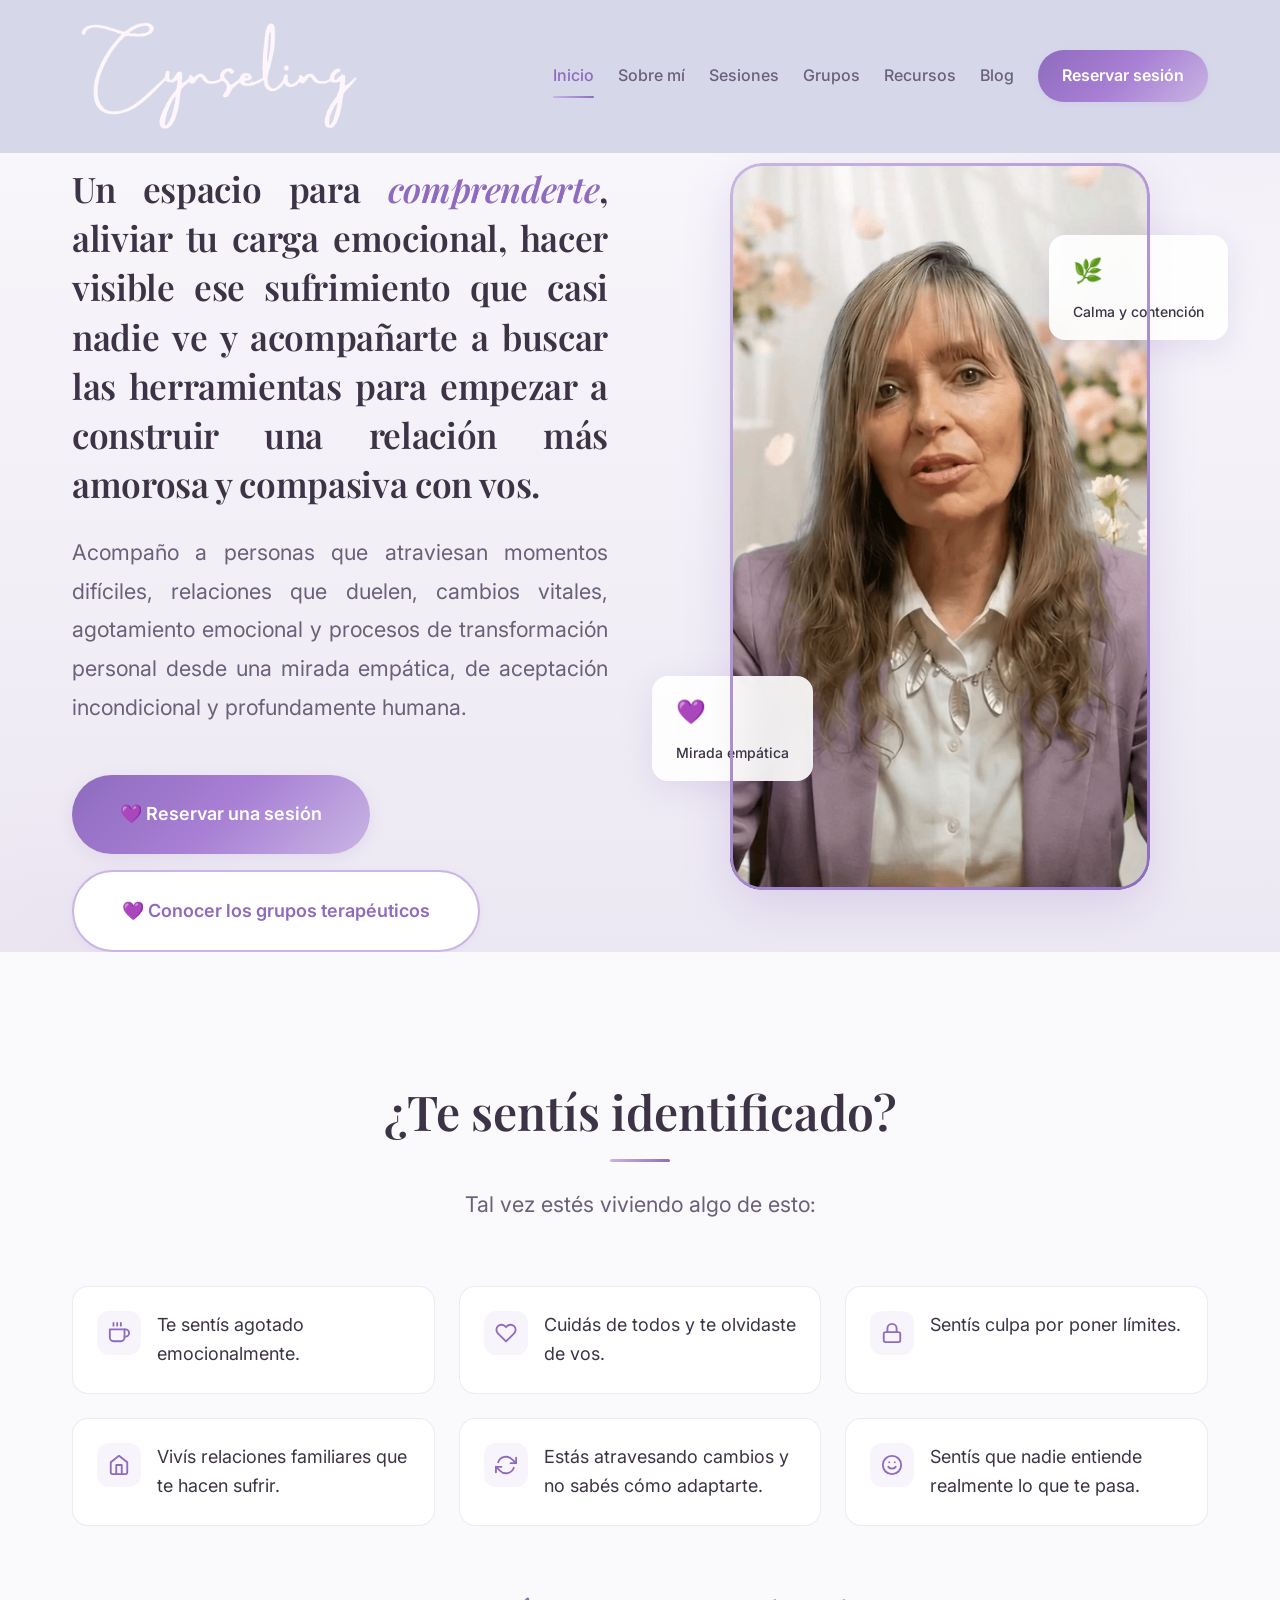
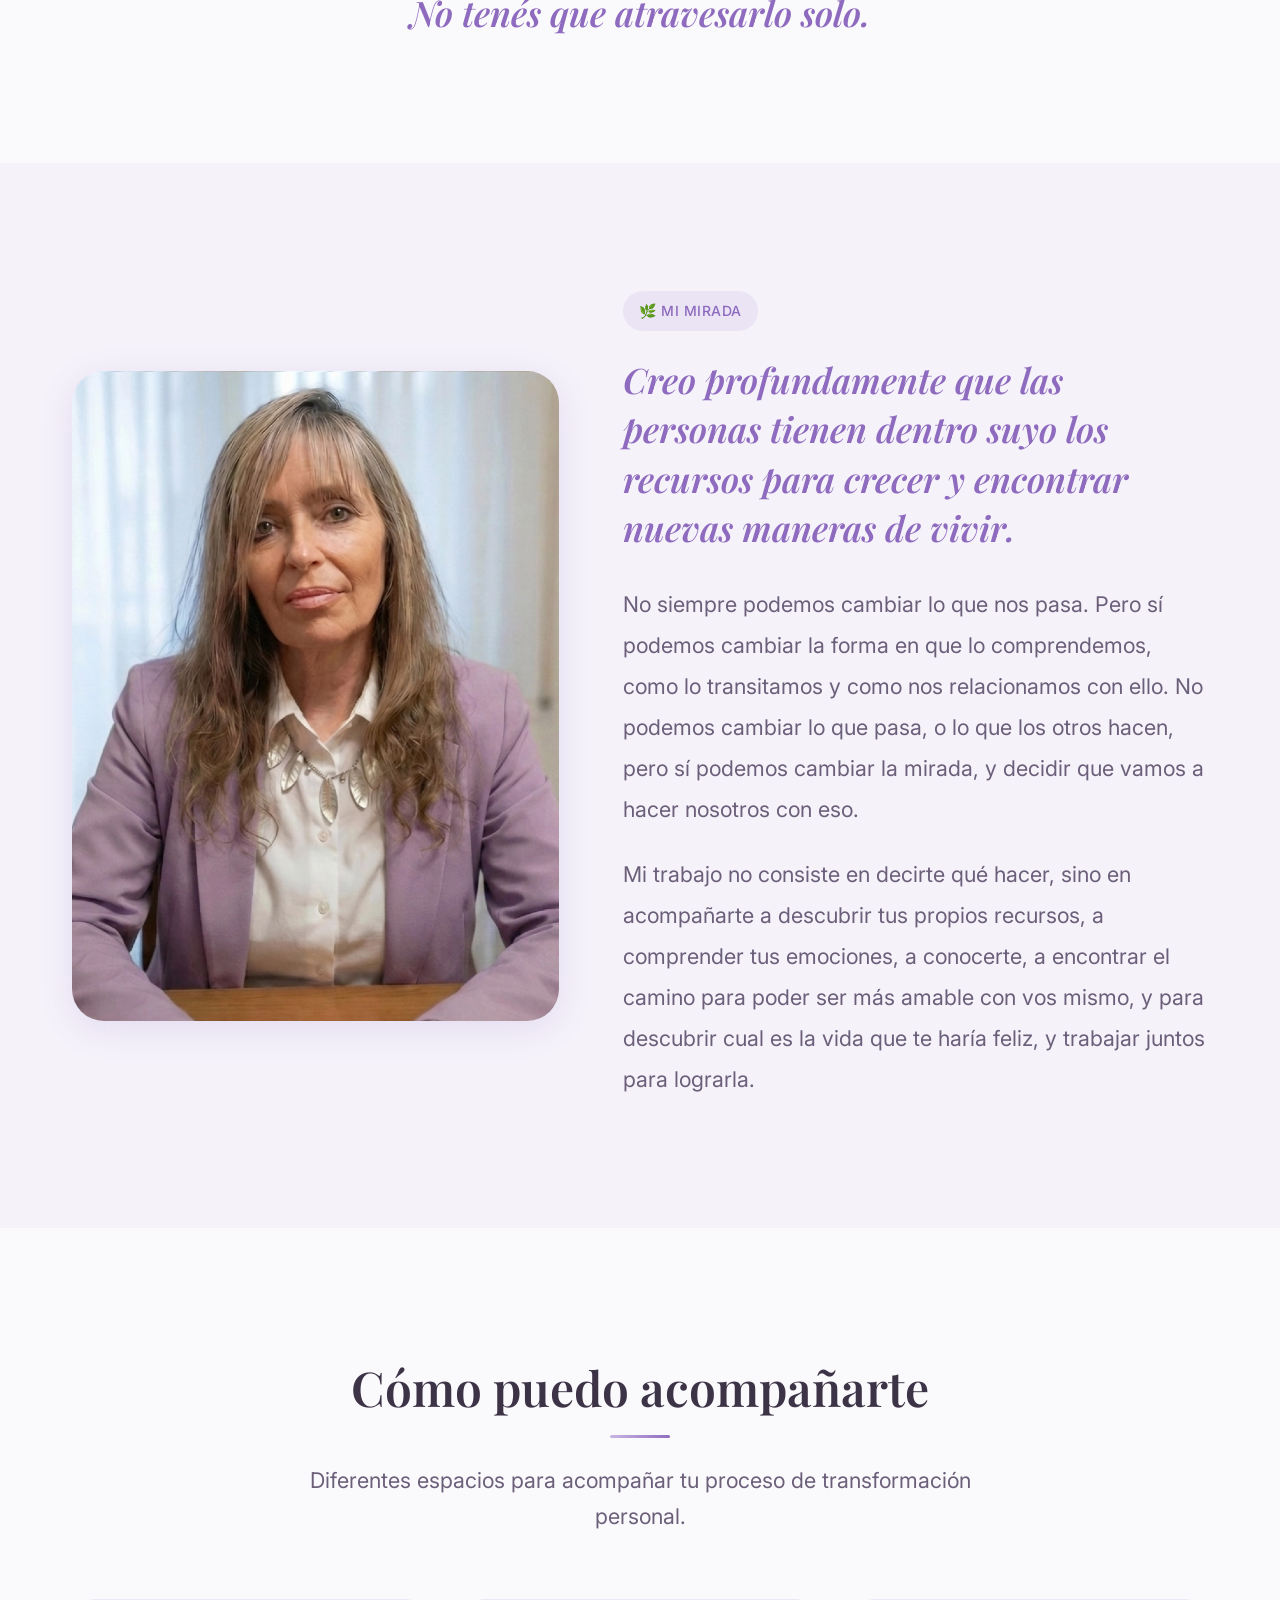
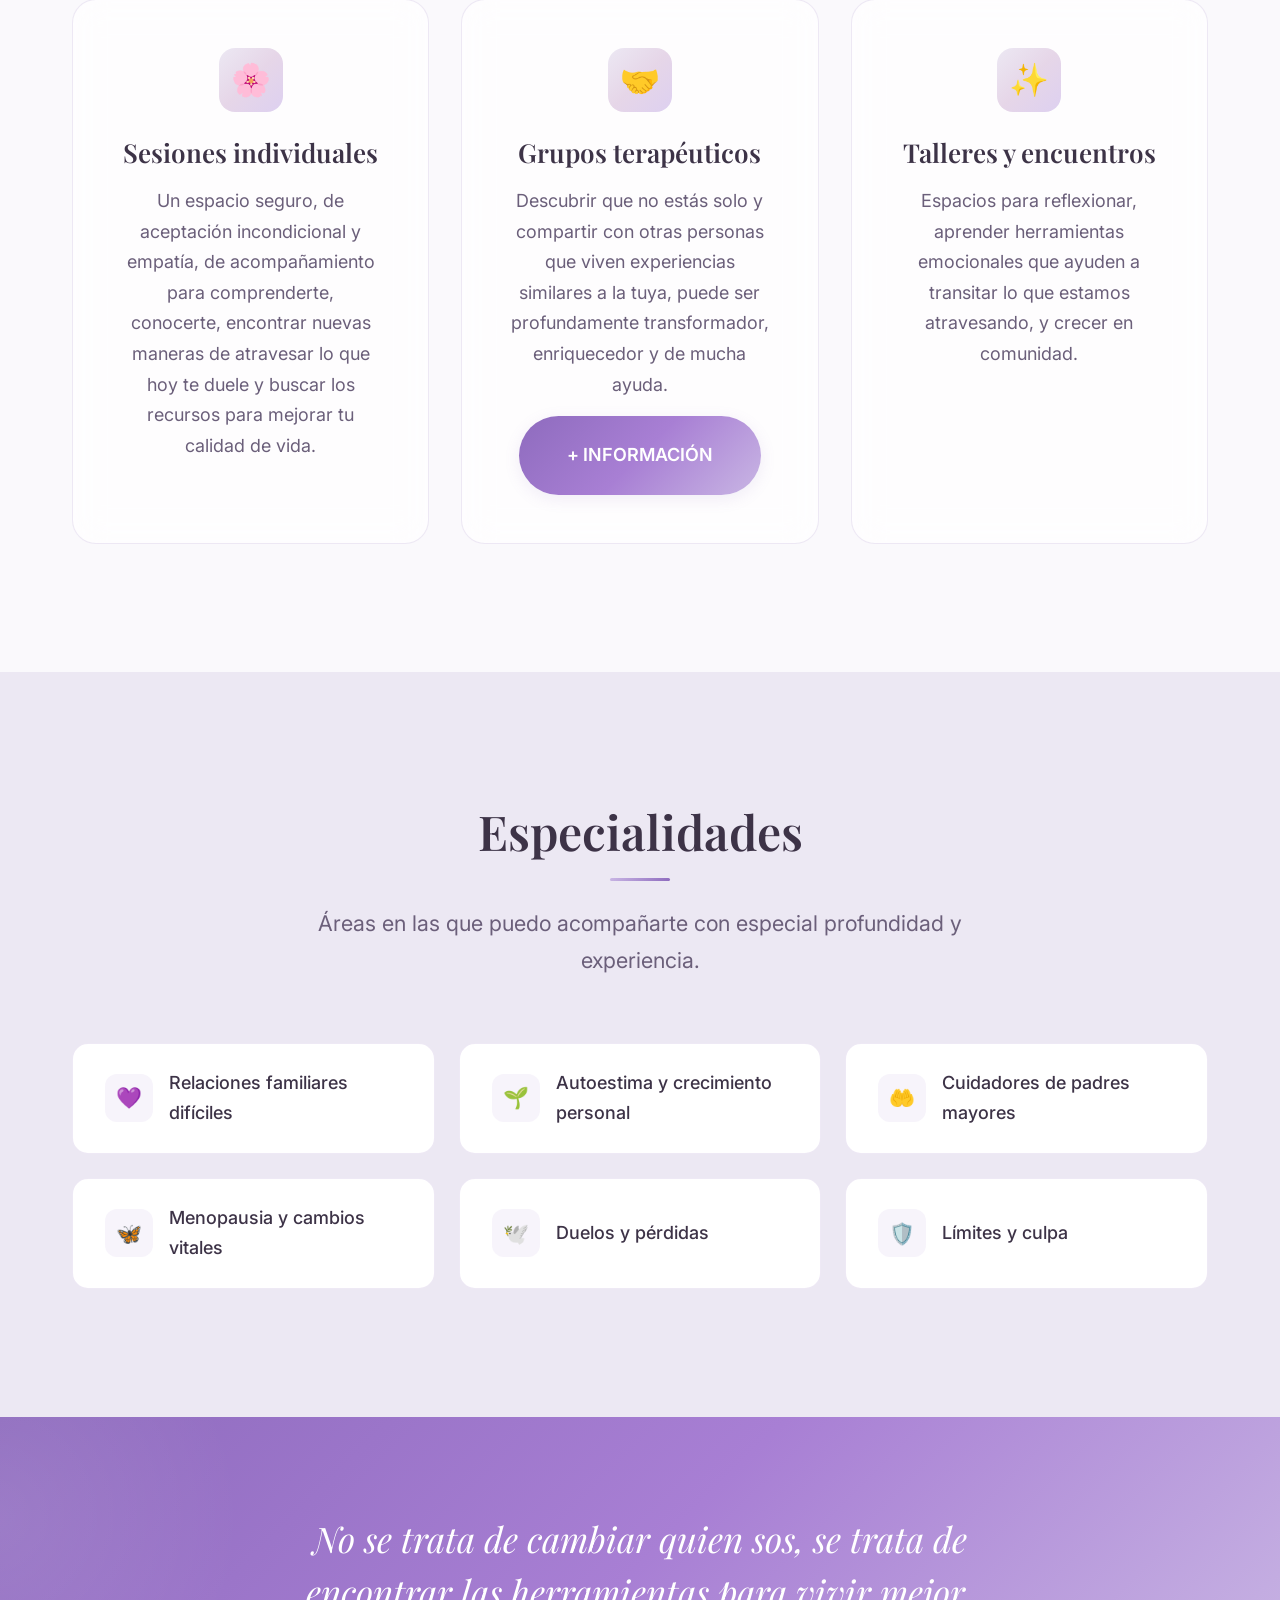
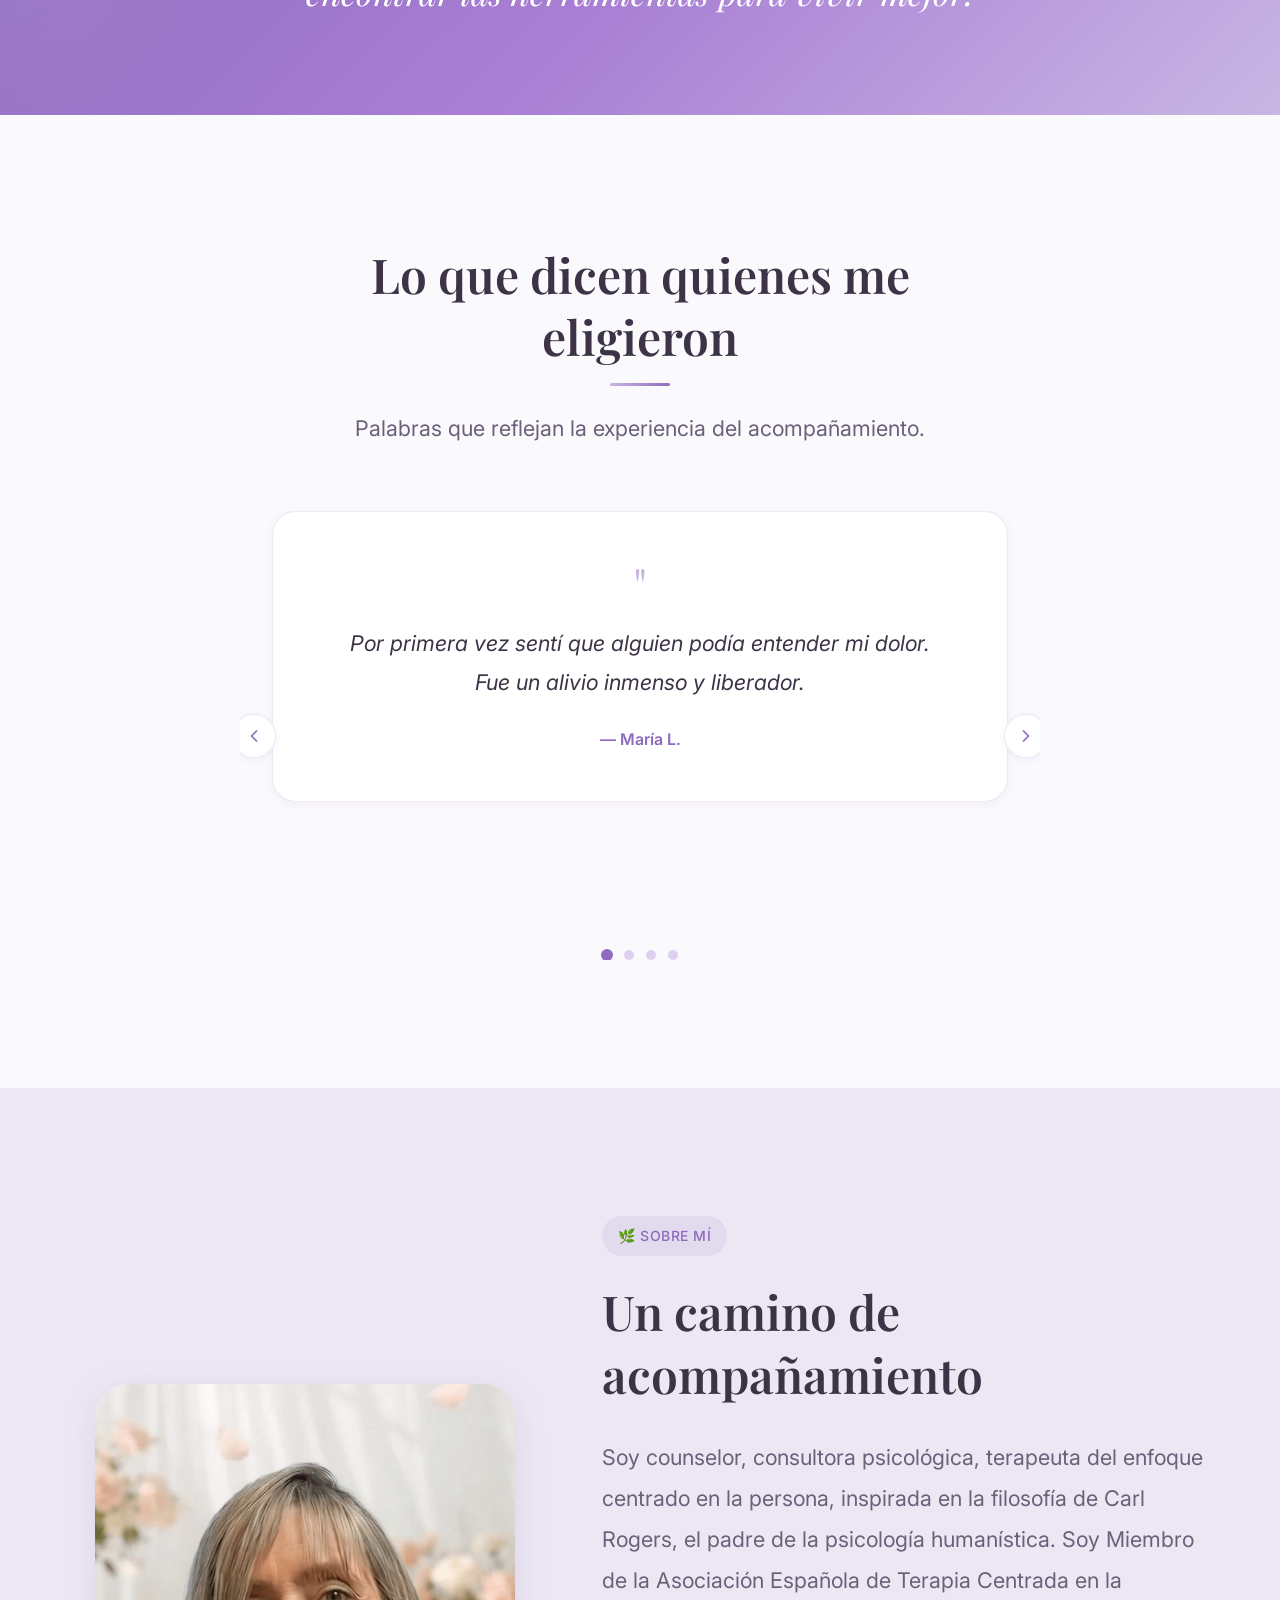
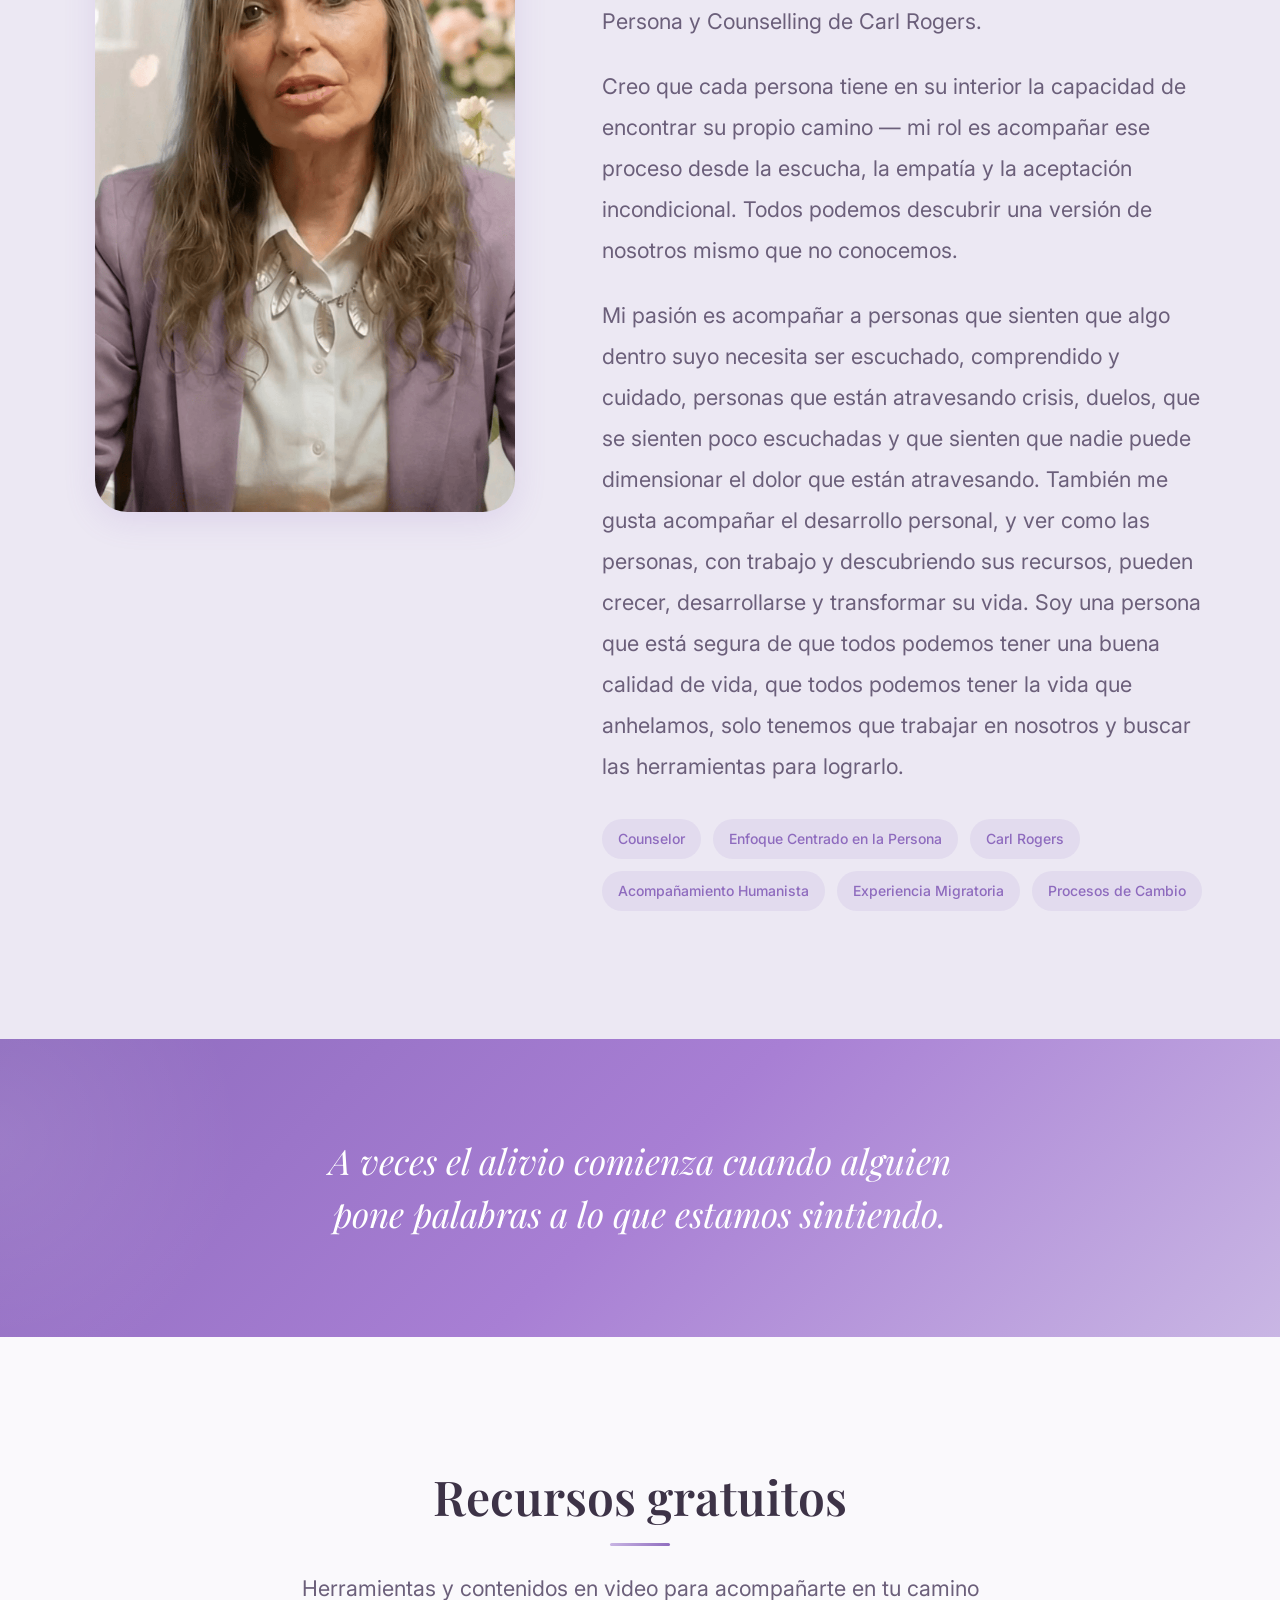
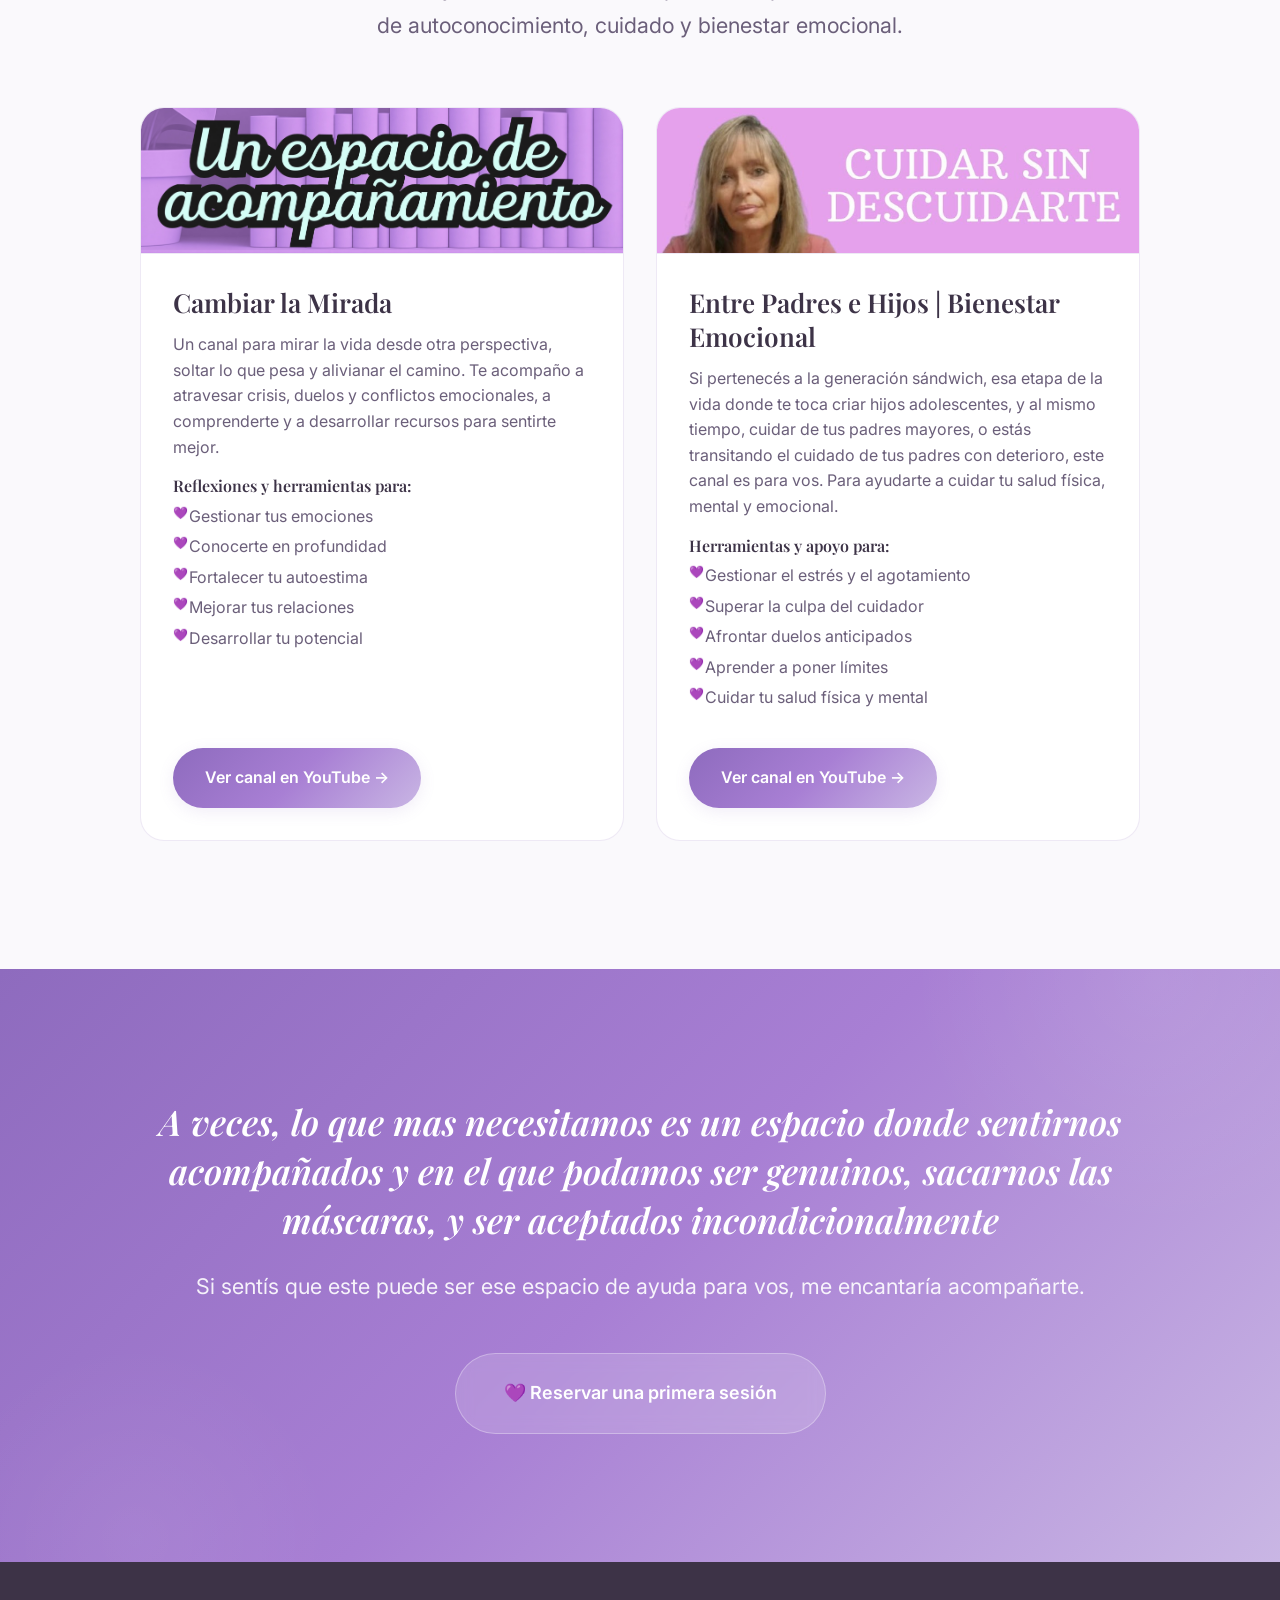
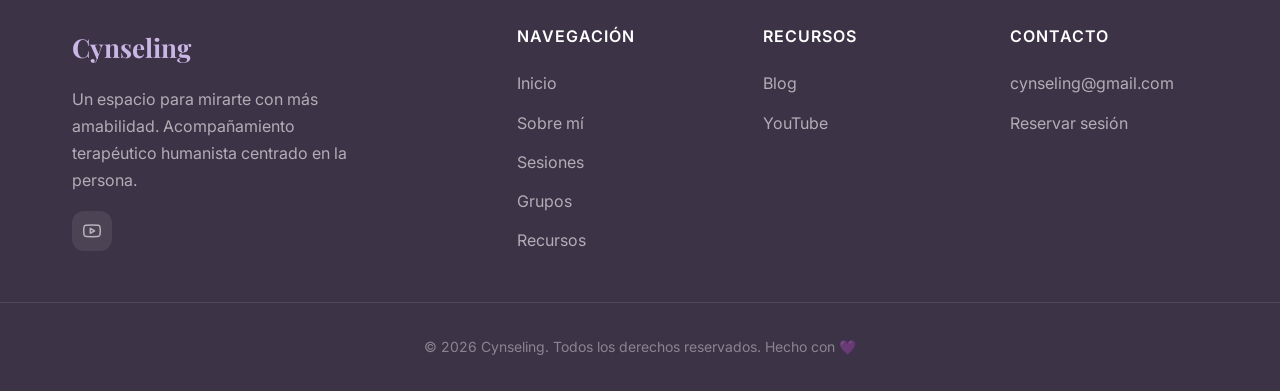
<file: index.html>
<!DOCTYPE html>
<html lang="es">

<head>
  <meta charset="UTF-8">
  <meta name="viewport" content="width=device-width, initial-scale=1.0">
  <meta name="description"
    content="Cynseling — Acompañamiento terapéutico humanista. Un espacio para comprenderte, aliviar tu carga emocional y volver a encontrarte con vos mismo. Sesiones individuales, grupos terapéuticos y talleres.">
  <meta name="keywords"
    content="counseling, terapia humanista, acompañamiento emocional, Carl Rogers, sesiones individuales, grupos terapéuticos, autoestima, duelo, límites, menopausia">
  <meta name="author" content="Cynseling">

  <!-- Open Graph -->
  <meta property="og:title" content="Cynseling — Acompañamiento Terapéutico Humanista">
  <meta property="og:description"
    content="Un espacio para comprenderte, aliviar tu carga emocional y volver a encontrarte con vos mismo.">
  <meta property="og:type" content="website">
  <meta property="og:image" content="assets/images/hero-portrait.png">

  <title>Cynseling — Acompañamiento Terapéutico Humanista</title>

  <!-- Favicon -->
  <link rel="icon" type="image/svg+xml"
    href="data:image/svg+xml,<svg xmlns='http://www.w3.org/2000/svg' viewBox='0 0 100 100'><text y='.9em' font-size='90'>💜</text></svg>">

  <!-- Styles -->
  <link rel="stylesheet" href="css/styles.css">
</head>

<body>

  <!-- ==================== NAVBAR ==================== -->
  <nav class="navbar" id="navbar" role="navigation" aria-label="Navegación principal">
    <div class="container">
      <a href="#inicio" class="navbar__logo" aria-label="Cynseling - Inicio">
        <img src="assets/images/logo-cynseling.png" alt="Cynseling logo" class="navbar__logo-img">
      </a>

      <button class="navbar__toggle" aria-label="Abrir menú" aria-expanded="false">
        <span></span>
        <span></span>
        <span></span>
      </button>

      <div class="navbar__menu" id="navbar-menu">
        <a href="#inicio" class="navbar__link active">Inicio</a>
        <a href="#sobre-mi" class="navbar__link">Sobre mí</a>
        <a href="#servicios" class="navbar__link">Sesiones</a>
        <a href="#grupos" class="navbar__link">Grupos</a>
        <a href="#recursos" class="navbar__link">Recursos</a>
        <a href="blog.html" class="navbar__link">Blog</a>
        <a href="https://wa.me/34614838143?text=Hola%2C%20me%20gustar%C3%ADa%20reservar%20una%20sesi%C3%B3n."
          class="navbar__cta" target="_blank">Reservar sesión</a>
      </div>

      <div class="navbar__overlay" id="navbar-overlay"></div>
    </div>
  </nav>

  <!-- ==================== HERO ==================== -->
  <section class="hero" id="inicio">
    <div class="container">
      <div class="hero__content">
        <span class="hero__badge">✨ Consultoría psicológica</span>
        <h1 class="hero__title">
          Un espacio para <em>comprenderte</em>, aliviar tu carga emocional, hacer visible ese sufrimiento que casi
          nadie ve y acompañarte a buscar las herramientas para empezar a construir una relación más amorosa y compasiva
          con vos.
        </h1>
        <p class="hero__subtitle">
          Acompaño a personas que atraviesan momentos difíciles, relaciones que duelen, cambios vitales, agotamiento
          emocional y procesos de transformación personal desde una mirada empática, de aceptación incondicional y
          profundamente humana.
        </p>
        <div class="hero__buttons">
          <a href="https://wa.me/34614838143?text=Hola%2C%20me%20gustar%C3%ADa%20reservar%20una%20sesi%C3%B3n."
            class="btn btn--primary btn--lg" id="hero-cta-reservar" target="_blank">
            💜 Reservar una sesión
          </a>
          <a href="#grupos" class="btn btn--secondary btn--lg" id="hero-cta-grupos">
            💜 Conocer los grupos terapéuticos
          </a>
        </div>
      </div>

      <div class="hero__image">
        <div class="hero__image-wrapper">
          <img src="assets/images/hero-portrait.png"
            alt="Cynseling — Terapeuta sonriendo cálidamente en un espacio acogedor" loading="eager">
        </div>
        <div class="hero__float-card hero__float-card--top">
          <div class="icon">🌿</div>
          <div class="text">Calma y contención</div>
        </div>
        <div class="hero__float-card hero__float-card--bottom">
          <div class="icon">💜</div>
          <div class="text">Mirada empática</div>
        </div>
      </div>
    </div>
  </section>

  <!-- ==================== ¿TE SENTÍS IDENTIFICADO? ==================== -->
  <section class="section" id="identificado">
    <div class="container">
      <div class="section-header reveal">
        <h2>¿Te sentís identificado?</h2>
        <p>Tal vez estés viviendo algo de esto:</p>
      </div>

      <div class="identify__grid">
        <div class="identify__item reveal reveal--delay-1">
          <div class="identify__icon">
            <svg viewBox="0 0 24 24" fill="none" stroke="currentColor" stroke-width="2" stroke-linecap="round"
              stroke-linejoin="round">
              <path d="M18 8h1a4 4 0 0 1 0 8h-1" />
              <path d="M2 8h16v9a4 4 0 0 1-4 4H6a4 4 0 0 1-4-4V8z" />
              <line x1="6" y1="1" x2="6" y2="4" />
              <line x1="10" y1="1" x2="10" y2="4" />
              <line x1="14" y1="1" x2="14" y2="4" />
            </svg>
          </div>
          <p class="identify__text">Te sentís agotado emocionalmente.</p>
        </div>

        <div class="identify__item reveal reveal--delay-2">
          <div class="identify__icon">
            <svg viewBox="0 0 24 24" fill="none" stroke="currentColor" stroke-width="2" stroke-linecap="round"
              stroke-linejoin="round">
              <path
                d="M20.84 4.61a5.5 5.5 0 0 0-7.78 0L12 5.67l-1.06-1.06a5.5 5.5 0 0 0-7.78 7.78l1.06 1.06L12 21.23l7.78-7.78 1.06-1.06a5.5 5.5 0 0 0 0-7.78z" />
            </svg>
          </div>
          <p class="identify__text">Cuidás de todos y te olvidaste de vos.</p>
        </div>

        <div class="identify__item reveal reveal--delay-3">
          <div class="identify__icon">
            <svg viewBox="0 0 24 24" fill="none" stroke="currentColor" stroke-width="2" stroke-linecap="round"
              stroke-linejoin="round">
              <rect x="3" y="11" width="18" height="11" rx="2" ry="2" />
              <path d="M7 11V7a5 5 0 0 1 10 0v4" />
            </svg>
          </div>
          <p class="identify__text">Sentís culpa por poner límites.</p>
        </div>

        <div class="identify__item reveal reveal--delay-1">
          <div class="identify__icon">
            <svg viewBox="0 0 24 24" fill="none" stroke="currentColor" stroke-width="2" stroke-linecap="round"
              stroke-linejoin="round">
              <path d="M3 9l9-7 9 7v11a2 2 0 0 1-2 2H5a2 2 0 0 1-2-2z" />
              <polyline points="9 22 9 12 15 12 15 22" />
            </svg>
          </div>
          <p class="identify__text">Vivís relaciones familiares que te hacen sufrir.</p>
        </div>

        <div class="identify__item reveal reveal--delay-2">
          <div class="identify__icon">
            <svg viewBox="0 0 24 24" fill="none" stroke="currentColor" stroke-width="2" stroke-linecap="round"
              stroke-linejoin="round">
              <polyline points="23 4 23 10 17 10" />
              <polyline points="1 20 1 14 7 14" />
              <path d="M3.51 9a9 9 0 0 1 14.85-3.36L23 10M1 14l4.64 4.36A9 9 0 0 0 20.49 15" />
            </svg>
          </div>
          <p class="identify__text">Estás atravesando cambios y no sabés cómo adaptarte.</p>
        </div>

        <div class="identify__item reveal reveal--delay-3">
          <div class="identify__icon">
            <svg viewBox="0 0 24 24" fill="none" stroke="currentColor" stroke-width="2" stroke-linecap="round"
              stroke-linejoin="round">
              <circle cx="12" cy="12" r="10" />
              <path d="M8 14s1.5 2 4 2 4-2 4-2" />
              <line x1="9" y1="9" x2="9.01" y2="9" />
              <line x1="15" y1="9" x2="15.01" y2="9" />
            </svg>
          </div>
          <p class="identify__text">Sentís que nadie entiende realmente lo que te pasa.</p>
        </div>
      </div>

      <div class="identify__cta reveal">
        <h3>No tenés que atravesarlo solo.</h3>
      </div>
    </div>
  </section>

  <!-- ==================== MI MIRADA ==================== -->
  <section class="section mirada" id="mirada">
    <div class="container">
      <div class="mirada__image reveal reveal--left">
        <img src="assets/images/about-portrait.png" alt="Retrato cercano — mirada empática y cálida" loading="lazy">
      </div>

      <div class="mirada__content">
        <span class="hero__badge reveal">🌿 Mi mirada</span>
        <h2 class="reveal">Creo profundamente que las personas tienen dentro suyo los recursos para crecer y encontrar
          nuevas maneras de vivir.</h2>
        <p class="reveal reveal--delay-1">
          No siempre podemos cambiar lo que nos pasa. Pero sí podemos cambiar la forma en que lo comprendemos, como lo
          transitamos y como nos relacionamos con ello. No podemos cambiar lo que pasa, o lo que los otros hacen, pero
          sí podemos cambiar la mirada, y decidir que vamos a hacer nosotros con eso.
        </p>
        <p class="reveal reveal--delay-2">
          Mi trabajo no consiste en decirte qué hacer, sino en acompañarte a descubrir tus propios recursos, a
          comprender tus emociones, a conocerte, a encontrar el camino para poder ser más amable con vos mismo, y para
          descubrir cual es la vida que te haría feliz, y trabajar juntos para lograrla.
        </p>
      </div>
    </div>
  </section>

  <!-- ==================== CÓMO PUEDO ACOMPAÑARTE ==================== -->
  <section class="section" id="servicios">
    <div class="container">
      <div class="section-header reveal">
        <h2>Cómo puedo acompañarte</h2>
        <p>Diferentes espacios para acompañar tu proceso de transformación personal.</p>
      </div>

      <div class="services__grid">
        <div class="service-card reveal reveal--delay-1">
          <div class="service-card__icon">🌸</div>
          <h3 class="service-card__title">Sesiones individuales</h3>
          <p class="service-card__desc">
            Un espacio seguro, de aceptación incondicional y empatía, de acompañamiento para comprenderte, conocerte,
            encontrar nuevas maneras de atravesar lo que hoy te duele y buscar los recursos para mejorar tu calidad de
            vida.
          </p>
        </div>

        <div class="service-card reveal reveal--delay-2" id="grupos">
          <div class="service-card__icon">🤝</div>
          <h3 class="service-card__title">Grupos terapéuticos</h3>
          <p class="service-card__desc">
            Descubrir que no estás solo y compartir con otras personas que viven experiencias similares a la tuya, puede
            ser profundamente transformador, enriquecedor y de mucha ayuda.
          </p>
          <a href="https://wa.me/34614838143?text=Hola%2C%20me%20gustar%C3%ADa%20recibir%20m%C3%A1s%20informaci%C3%B3n%20sobre%20los%20grupos%20terap%C3%A9uticos."
            class="btn btn--primary btn--lg" target="_blank" style="margin-top: 1rem;">
            + INFORMACIÓN
          </a>
        </div>

        <div class="service-card reveal reveal--delay-3">
          <div class="service-card__icon">✨</div>
          <h3 class="service-card__title">Talleres y encuentros</h3>
          <p class="service-card__desc">
            Espacios para reflexionar, aprender herramientas emocionales que ayuden a transitar lo que estamos
            atravesando, y crecer en comunidad.
          </p>
        </div>
      </div>
    </div>
  </section>

  <!-- ==================== ESPECIALIDADES ==================== -->
  <section class="section section--alt" id="especialidades">
    <div class="container">
      <div class="section-header reveal">
        <h2>Especialidades</h2>
        <p>Áreas en las que puedo acompañarte con especial profundidad y experiencia.</p>
      </div>

      <div class="specialties__grid">
        <div class="specialty-item reveal reveal--delay-1">
          <div class="specialty-item__icon">💜</div>
          <p class="specialty-item__text">Relaciones familiares difíciles</p>
        </div>

        <div class="specialty-item reveal reveal--delay-2">
          <div class="specialty-item__icon">🌱</div>
          <p class="specialty-item__text">Autoestima y crecimiento personal</p>
        </div>

        <div class="specialty-item reveal reveal--delay-3">
          <div class="specialty-item__icon">🤲</div>
          <p class="specialty-item__text">Cuidadores de padres mayores</p>
        </div>

        <div class="specialty-item reveal reveal--delay-1">
          <div class="specialty-item__icon">🦋</div>
          <p class="specialty-item__text">Menopausia y cambios vitales</p>
        </div>

        <div class="specialty-item reveal reveal--delay-2">
          <div class="specialty-item__icon">🕊️</div>
          <p class="specialty-item__text">Duelos y pérdidas</p>
        </div>

        <div class="specialty-item reveal reveal--delay-3">
          <div class="specialty-item__icon">🛡️</div>
          <p class="specialty-item__text">Límites y culpa</p>
        </div>
      </div>
    </div>
  </section>

  <!-- ==================== FRASE INSPIRADORA ==================== -->
  <div class="quote-banner">
    <div class="container">
      <p class="quote-banner__text reveal">
        No se trata de cambiar quien sos, se trata de encontrar las herramientas para vivir mejor.
      </p>
    </div>
  </div>

  <!-- ==================== TESTIMONIOS ==================== -->
  <section class="section" id="testimonios">
    <div class="container">
      <div class="section-header reveal">
        <h2>Lo que dicen quienes me eligieron</h2>
        <p>Palabras que reflejan la experiencia del acompañamiento.</p>
      </div>

      <div class="testimonials__carousel reveal">
        <button class="testimonials__nav testimonials__nav--prev" aria-label="Testimonio anterior">
          <svg width="20" height="20" viewBox="0 0 24 24" fill="none" stroke="currentColor" stroke-width="2"
            stroke-linecap="round" stroke-linejoin="round">
            <polyline points="15 18 9 12 15 6" />
          </svg>
        </button>

        <div class="testimonials__track">
          <div class="testimonial-card">
            <div class="testimonial-card__inner">
              <div class="testimonial-card__quote">"</div>
              <p class="testimonial-card__text">
                Por primera vez sentí que alguien podía entender mi dolor. Fue un alivio inmenso y liberador.
              </p>
              <p class="testimonial-card__author">— María L.</p>
            </div>
          </div>

          <div class="testimonial-card">
            <div class="testimonial-card__inner">
              <div class="testimonial-card__quote">"</div>
              <p class="testimonial-card__text">
                Sus videos me hicieron sentir acompañada en un momento muy desolador para mí. Me dieron alivio, creo que
                todos deberían ver los videos de cuidadores, para entender lo que pasamos los que cuidamos a padres con
                deterioro, y nadie entiende.
              </p>
              <p class="testimonial-card__author">— Carolina S.</p>
            </div>
          </div>

          <div class="testimonial-card">
            <div class="testimonial-card__inner">
              <div class="testimonial-card__quote">"</div>
              <p class="testimonial-card__text">
                Aprendí a mirarme con más amabilidad, a no ser mi peor jueza. Solo ese cambio transformó mis relaciones
                y mi forma de vivir, ahora vivo sin culpas, y aceptandome. Y también los demás aprendieron a aceptarme
                como soy.
              </p>
              <p class="testimonial-card__author">— Andrea P.</p>
            </div>
          </div>

          <div class="testimonial-card">
            <div class="testimonial-card__inner">
              <div class="testimonial-card__quote">"</div>
              <p class="testimonial-card__text">
                El grupo terapéutico de cuidadores fue una experiencia sanadora para mi, Descubrí que no estaba sola,
                que no era una mala hija, y que mis sentimientos eran válidos. Sentirme acompañada en este momento
                agobiante fue tan aliviador.
              </p>
              <p class="testimonial-card__author">— Laura M.</p>
            </div>
          </div>
        </div>

        <button class="testimonials__nav testimonials__nav--next" aria-label="Siguiente testimonio">
          <svg width="20" height="20" viewBox="0 0 24 24" fill="none" stroke="currentColor" stroke-width="2"
            stroke-linecap="round" stroke-linejoin="round">
            <polyline points="9 18 15 12 9 6" />
          </svg>
        </button>

        <div class="testimonials__dots">
          <button class="testimonials__dot active" aria-label="Testimonio 1"></button>
          <button class="testimonials__dot" aria-label="Testimonio 2"></button>
          <button class="testimonials__dot" aria-label="Testimonio 3"></button>
          <button class="testimonials__dot" aria-label="Testimonio 4"></button>
        </div>
      </div>
    </div>
  </section>

  <!-- ==================== SOBRE MÍ ==================== -->
  <section class="section about section--alt" id="sobre-mi">
    <div class="container">
      <div class="about__image reveal reveal--left">
        <img src="assets/images/hero-portrait.png" alt="Sobre mí — Terapeuta en su espacio de trabajo" loading="lazy">
      </div>

      <div class="about__content">
        <span class="hero__badge reveal">🌿 Sobre mí</span>
        <h2 class="reveal">Un camino de acompañamiento</h2>
        <p class="reveal reveal--delay-1">
          Soy counselor, consultora psicológica, terapeuta del enfoque centrado en la persona, inspirada en la filosofía
          de Carl Rogers, el padre de la psicología humanística. Soy Miembro de la Asociación Española de Terapia
          Centrada en la Persona y Counselling de Carl Rogers.
        </p>
        <p class="reveal reveal--delay-2">
          Creo que cada persona tiene en su interior la capacidad de encontrar su propio camino — mi rol es acompañar
          ese proceso desde la escucha, la empatía y la aceptación incondicional.
          Todos podemos descubrir una versión de nosotros mismo que no conocemos.
        </p>
        <p class="reveal reveal--delay-3">
          Mi pasión es acompañar a personas que sienten que algo dentro suyo necesita ser escuchado, comprendido y
          cuidado, personas que están atravesando crisis, duelos, que se sienten poco escuchadas y que sienten que nadie
          puede dimensionar el dolor que están atravesando. También me gusta acompañar el desarrollo personal, y ver
          como las personas, con trabajo y descubriendo sus recursos, pueden crecer, desarrollarse y transformar su
          vida. Soy una persona que está segura de que todos podemos tener una buena calidad de vida, que todos podemos
          tener la vida que anhelamos, solo tenemos que trabajar en nosotros y buscar las herramientas para lograrlo.
        </p>

        <div class="about__tags reveal reveal--delay-4">
          <span class="about__tag">Counselor</span>
          <span class="about__tag">Enfoque Centrado en la Persona</span>
          <span class="about__tag">Carl Rogers</span>
          <span class="about__tag">Acompañamiento Humanista</span>
          <span class="about__tag">Experiencia Migratoria</span>
          <span class="about__tag">Procesos de Cambio</span>
        </div>
      </div>
    </div>
  </section>

  <!-- ==================== FRASE INSPIRADORA 2 ==================== -->
  <div class="quote-banner">
    <div class="container">
      <p class="quote-banner__text reveal">
        A veces el alivio comienza cuando alguien pone palabras a lo que estamos sintiendo.
      </p>
    </div>
  </div>

  <!-- ==================== RECURSOS GRATUITOS ==================== -->
  <section class="section" id="recursos">
    <div class="container">
      <div class="section-header reveal">
        <h2>Recursos gratuitos</h2>
        <p>Herramientas y contenidos en video para acompañarte en tu camino de autoconocimiento, cuidado y bienestar
          emocional.
        </p>
      </div>

      <div class="resources__grid">
        <!-- Canal 1: Cambiar la Mirada -->
        <div class="resource-card reveal reveal--delay-1">
          <div class="resource-card__banner-container">
            <img src="assets/images/youtube-cambiar-mirada.png" alt="Canal Cambiar la Mirada"
              class="resource-card__banner" loading="lazy">
          </div>
          <div class="resource-card__body">
            <h3 class="resource-card__title">Cambiar la Mirada</h3>
            <p class="resource-card__desc">
              Un canal para mirar la vida desde otra perspectiva, soltar lo que pesa y alivianar el camino. Te acompaño
              a atravesar crisis, duelos y conflictos emocionales, a comprenderte y a desarrollar recursos para sentirte
              mejor.
            </p>
            <h4 class="resource-card__list-title">Reflexiones y herramientas para:</h4>
            <ul class="resource-card__list">
              <li>Gestionar tus emociones</li>
              <li>Conocerte en profundidad</li>
              <li>Fortalecer tu autoestima</li>
              <li>Mejorar tus relaciones</li>
              <li>Desarrollar tu potencial</li>
            </ul>
            <a href="https://www.youtube.com/@Cambiarlamirada" class="btn btn--primary" target="_blank"
              rel="noopener noreferrer">
              Ver canal en YouTube →
            </a>
          </div>
        </div>

        <!-- Canal 2: Entre Padres E Hijos -->
        <div class="resource-card reveal reveal--delay-2">
          <div class="resource-card__banner-container">
            <img src="assets/images/youtube-entre-padres-hijos.png" alt="Canal Entre Padres E Hijos"
              class="resource-card__banner" loading="lazy">
          </div>
          <div class="resource-card__body">
            <h3 class="resource-card__title">Entre Padres e Hijos | Bienestar Emocional</h3>
            <p class="resource-card__desc">
              Si pertenecés a la generación sándwich, esa etapa de la vida donde te toca criar hijos adolescentes, y al
              mismo tiempo, cuidar de tus padres mayores, o estás transitando el cuidado de tus padres con deterioro,
              este canal es para vos. Para ayudarte a cuidar tu salud física, mental y emocional.
            </p>
            <h4 class="resource-card__list-title">Herramientas y apoyo para:</h4>
            <ul class="resource-card__list">
              <li>Gestionar el estrés y el agotamiento</li>
              <li>Superar la culpa del cuidador</li>
              <li>Afrontar duelos anticipados</li>
              <li>Aprender a poner límites</li>
              <li>Cuidar tu salud física y mental</li>
            </ul>
            <a href="https://www.youtube.com/@CuidarEntrePadresEHijos" class="btn btn--primary" target="_blank"
              rel="noopener noreferrer">
              Ver canal en YouTube →
            </a>
          </div>
        </div>
      </div>
    </div>
  </section>

  <!-- ==================== CTA FINAL ==================== -->
  <section class="cta-final" id="contacto">
    <div class="cta-final__content reveal">
      <h2 class="cta-final__title">
        A veces, lo que mas necesitamos es un espacio donde sentirnos acompañados y en el que podamos ser genuinos,
        sacarnos las máscaras, y ser aceptados incondicionalmente
      </h2>
      <p class="cta-final__text">
        Si sentís que este puede ser ese espacio de ayuda para vos, me encantaría acompañarte.
      </p>
      <a href="https://wa.me/34614838143?text=Hola%2C%20me%20gustar%C3%ADa%20reservar%20una%20primera%20sesi%C3%B3n."
        class="btn btn--ghost btn--lg" id="cta-final-reservar" target="_blank">
        💜 Reservar una primera sesión
      </a>
    </div>
  </section>

  <!-- ==================== FOOTER ==================== -->
  <footer class="footer" role="contentinfo">
    <div class="container">
      <div class="footer__brand">
        <div class="footer__logo">Cynseling</div>
        <p class="footer__desc">
          Un espacio para mirarte con más amabilidad. Acompañamiento terapéutico humanista centrado en la persona.
        </p>
        <div class="footer__socials">
          <a href="https://www.youtube.com/@Cambiarlamirada" class="footer__social" aria-label="YouTube" target="_blank"
            rel="noopener noreferrer">
            <svg viewBox="0 0 24 24" fill="none" stroke="currentColor" stroke-width="2" stroke-linecap="round"
              stroke-linejoin="round">
              <path
                d="M22.54 6.42a2.78 2.78 0 0 0-1.94-2C18.88 4 12 4 12 4s-6.88 0-8.6.46a2.78 2.78 0 0 0-1.94 2A29 29 0 0 0 1 11.75a29 29 0 0 0 .46 5.33A2.78 2.78 0 0 0 3.4 19.1c1.72.46 8.6.46 8.6.46s6.88 0 8.6-.46a2.78 2.78 0 0 0 1.94-2 29 29 0 0 0 .46-5.25 29 29 0 0 0-.46-5.43z" />
              <polygon points="9.75 15.02 15.5 11.75 9.75 8.48 9.75 15.02" />
            </svg>
          </a>
        </div>
      </div>

      <div>
        <h4 class="footer__title">Navegación</h4>
        <nav class="footer__links" aria-label="Footer navigation">
          <a href="#inicio" class="footer__link">Inicio</a>
          <a href="#sobre-mi" class="footer__link">Sobre mí</a>
          <a href="#servicios" class="footer__link">Sesiones</a>
          <a href="#grupos" class="footer__link">Grupos</a>
          <a href="#recursos" class="footer__link">Recursos</a>
        </nav>
      </div>

      <div>
        <h4 class="footer__title">Recursos</h4>
        <nav class="footer__links">
          <a href="blog.html" class="footer__link">Blog</a>
          <a href="https://www.youtube.com/@Cambiarlamirada" class="footer__link" target="_blank"
            rel="noopener noreferrer">YouTube</a>
        </nav>
      </div>

      <div>
        <h4 class="footer__title">Contacto</h4>
        <div class="footer__links">
          <a href="mailto:cynseling@gmail.com" class="footer__link">cynseling@gmail.com</a>
          <a href="https://wa.me/34614838143?text=Hola%2C%20me%20gustar%C3%ADa%20reservar%20una%20sesi%C3%B3n."
            class="footer__link" target="_blank">Reservar sesión</a>
        </div>
      </div>
    </div>

    <div class="footer__bottom">
      <p class="footer__copyright">
        © 2026 Cynseling. Todos los derechos reservados. Hecho con 💜
      </p>
    </div>
  </footer>

  <!-- Scripts -->
  <script src="js/main.js"></script>

  <!-- Schema.org Structured Data -->
  <script type="application/ld+json">
  {
    "@context": "https://schema.org",
    "@type": "ProfessionalService",
    "name": "Cynseling",
    "description": "Acompañamiento terapéutico humanista centrado en la persona. Sesiones individuales, grupos terapéuticos y talleres.",
    "url": "https://cynseling.com",
    "image": "assets/images/hero-portrait.png",
    "priceRange": "$$",
    "areaServed": "ES",
    "serviceType": ["Counseling", "Terapia humanista", "Grupos terapéuticos"],
    "founder": {
      "@type": "Person",
      "name": "Cynseling",
      "jobTitle": "Counselor"
    }
  }
  </script>
</body>

</html>
</file>
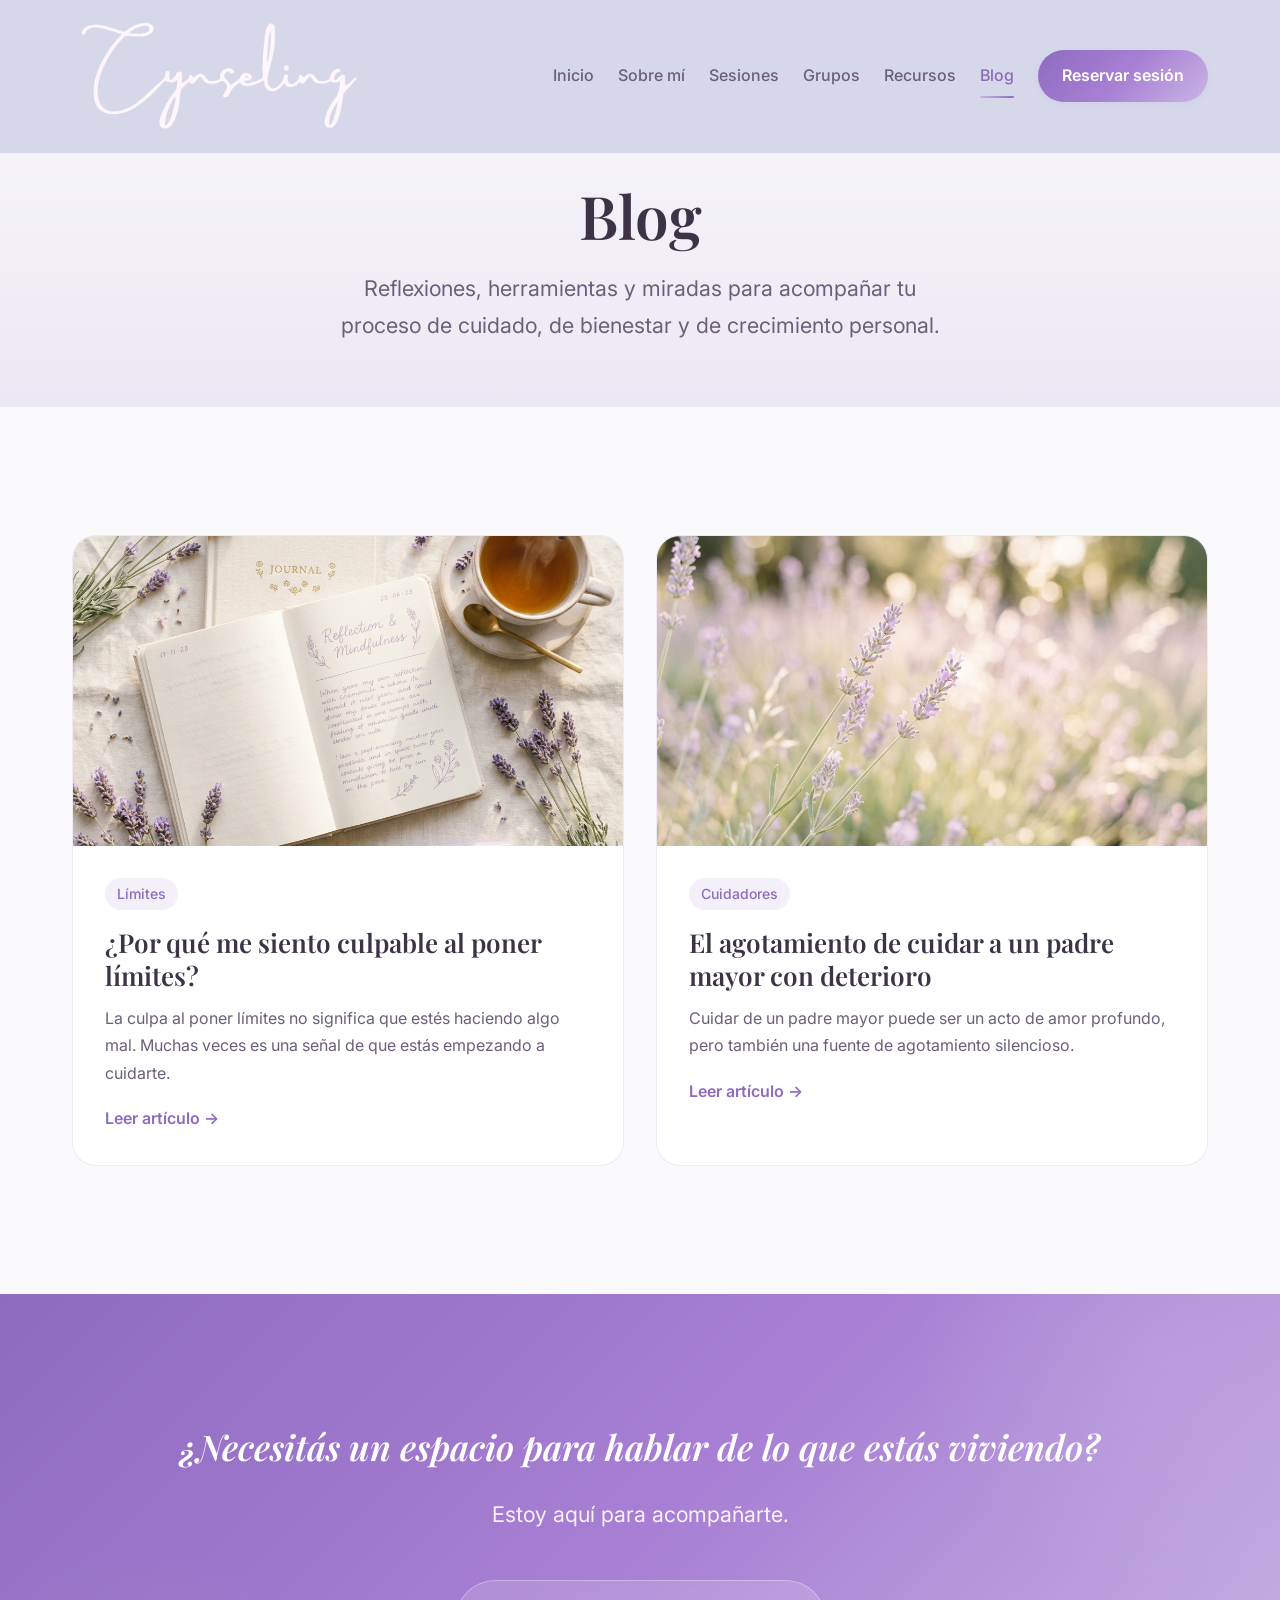
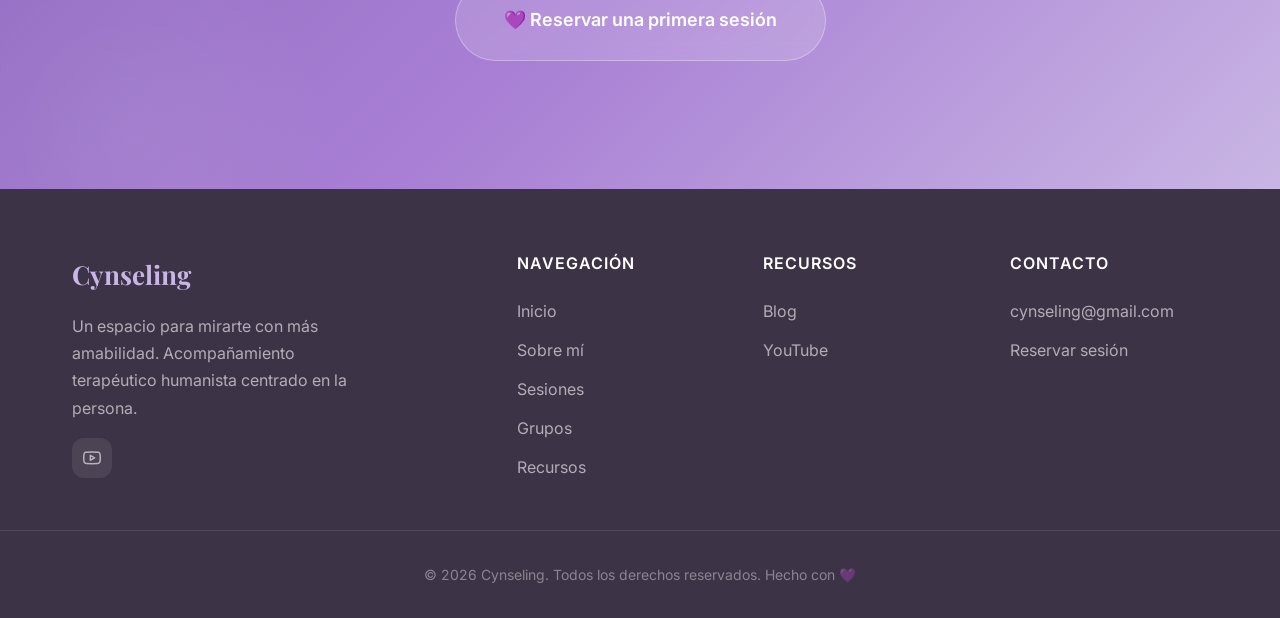
<file: blog.html>
<!DOCTYPE html>
<html lang="es">

<head>
  <meta charset="UTF-8">
  <meta name="viewport" content="width=device-width, initial-scale=1.0">
  <meta name="description"
    content="Blog de Cynseling — Artículos sobre relaciones, emociones, límites, autoestima, duelo y crecimiento personal desde una mirada humanista.">
  <meta name="keywords"
    content="blog counseling, artículos terapia, límites, culpa, relaciones familiares, menopausia, duelo, crecimiento personal">

  <!-- Open Graph -->
  <meta property="og:title" content="Blog — Cynseling">
  <meta property="og:description" content="Reflexiones y herramientas para comprender tus emociones y crecer.">
  <meta property="og:type" content="website">

  <title>Blog — Cynseling</title>

  <link rel="icon" type="image/svg+xml"
    href="data:image/svg+xml,<svg xmlns='http://www.w3.org/2000/svg' viewBox='0 0 100 100'><text y='.9em' font-size='90'>💜</text></svg>">
  <link rel="stylesheet" href="css/styles.css">
</head>

<body>

  <!-- NAVBAR -->
  <nav class="navbar" id="navbar" role="navigation" aria-label="Navegación principal">
    <div class="container">
      <a href="index.html" class="navbar__logo" aria-label="Cynseling - Inicio">
        <img src="assets/images/logo-cynseling.png" alt="Cynseling logo" class="navbar__logo-img">
      </a>

      <button class="navbar__toggle" aria-label="Abrir menú" aria-expanded="false">
        <span></span>
        <span></span>
        <span></span>
      </button>

      <div class="navbar__menu" id="navbar-menu">
        <a href="index.html" class="navbar__link">Inicio</a>
        <a href="index.html#sobre-mi" class="navbar__link">Sobre mí</a>
        <a href="index.html#servicios" class="navbar__link">Sesiones</a>
        <a href="index.html#grupos" class="navbar__link">Grupos</a>
        <a href="index.html#recursos" class="navbar__link">Recursos</a>
        <a href="blog.html" class="navbar__link active">Blog</a>
        <a href="https://wa.me/34614838143?text=Hola%2C%20me%20gustar%C3%ADa%20reservar%20una%20sesi%C3%B3n."
          class="navbar__cta" target="_blank">Reservar sesión</a>
      </div>

      <div class="navbar__overlay" id="navbar-overlay"></div>
    </div>
  </nav>

  <!-- BLOG HERO -->
  <section class="blog-hero">
    <div class="container">
      <h1>Blog</h1>
      <p>Reflexiones, herramientas y miradas para acompañar tu proceso de cuidado, de bienestar y de crecimiento
        personal.</p>
    </div>
  </section>

  <!-- BLOG GRID -->
  <section class="section">
    <div class="container">
      <div class="blog-grid">

        <a href="blog/culpa-poner-limites.html" class="blog-card reveal">
          <img src="assets/images/blog-header.png" alt="¿Por qué me siento culpable al poner límites?"
            class="blog-card__image" loading="lazy">
          <div class="blog-card__content">
            <span class="blog-card__tag">Límites</span>
            <h2 class="blog-card__title">¿Por qué me siento culpable al poner límites?</h2>
            <p class="blog-card__excerpt">La culpa al poner límites no significa que estés haciendo algo mal. Muchas
              veces es una señal de que estás empezando a cuidarte.</p>
            <span class="blog-card__link">Leer artículo →</span>
          </div>
        </a>

        <a href="blog/agotamiento-cuidar-padre.html" class="blog-card reveal reveal--delay-1">
          <img src="assets/images/nature-bg.png" alt="El agotamiento de cuidar a un padre mayor con deterioro"
            class="blog-card__image" loading="lazy">
          <div class="blog-card__content">
            <span class="blog-card__tag">Cuidadores</span>
            <h2 class="blog-card__title">El agotamiento de cuidar a un padre mayor con deterioro</h2>
            <p class="blog-card__excerpt">Cuidar de un padre mayor puede ser un acto de amor profundo, pero también una
              fuente de agotamiento silencioso.</p>
            <span class="blog-card__link">Leer artículo →</span>
          </div>
        </a>
      </div>
    </div>
  </section>

  <!-- CTA -->
  <section class="cta-final">
    <div class="cta-final__content reveal">
      <h2 class="cta-final__title">
        ¿Necesitás un espacio para hablar de lo que estás viviendo?
      </h2>
      <p class="cta-final__text">
        Estoy aquí para acompañarte.
      </p>
      <a href="https://wa.me/34614838143?text=Hola%2C%20me%20gustar%C3%ADa%20reservar%20una%20primera%20sesi%C3%B3n."
        class="btn btn--ghost btn--lg" id="cta-final-reservar" target="_blank">
        💜 Reservar una primera sesión
      </a>
    </div>
  </section>

  <!-- FOOTER -->
  <footer class="footer" role="contentinfo">
    <div class="container">
      <div class="footer__brand">
        <div class="footer__logo">Cynseling</div>
        <p class="footer__desc">
          Un espacio para mirarte con más amabilidad. Acompañamiento terapéutico humanista centrado en la persona.
        </p>
        <div class="footer__socials">
          <a href="https://www.youtube.com/@Cambiarlamirada" class="footer__social" aria-label="YouTube"><svg
              viewBox="0 0 24 24" fill="none" stroke="currentColor" stroke-width="2" stroke-linecap="round"
              stroke-linejoin="round">
              <path
                d="M22.54 6.42a2.78 2.78 0 0 0-1.94-2C18.88 4 12 4 12 4s-6.88 0-8.6.46a2.78 2.78 0 0 0-1.94 2A29 29 0 0 0 1 11.75a29 29 0 0 0 .46 5.33A2.78 2.78 0 0 0 3.4 19.1c1.72.46 8.6.46 8.6.46s6.88 0 8.6-.46a2.78 2.78 0 0 0 1.94-2 29 29 0 0 0 .46-5.25 29 29 0 0 0-.46-5.43z" />
              <polygon points="9.75 15.02 15.5 11.75 9.75 8.48 9.75 15.02" />
            </svg></a>
        </div>
      </div>
      <div>
        <h4 class="footer__title">Navegación</h4>
        <nav class="footer__links"><a href="index.html" class="footer__link">Inicio</a><a href="index.html#sobre-mi"
            class="footer__link">Sobre mí</a><a href="index.html#servicios" class="footer__link">Sesiones</a><a
            href="index.html#grupos" class="footer__link">Grupos</a><a href="index.html#recursos"
            class="footer__link">Recursos</a></nav>
      </div>
      <div>
        <h4 class="footer__title">Recursos</h4>
        <nav class="footer__links"><a href="blog.html" class="footer__link">Blog</a><a
            href="https://www.youtube.com/@Cambiarlamirada" class="footer__link" target="_blank"
            rel="noopener noreferrer">YouTube</a></nav>
      </div>
      <div>
        <h4 class="footer__title">Contacto</h4>
        <div class="footer__links"><a href="mailto:cynseling@gmail.com" class="footer__link">cynseling@gmail.com</a>
          <a href="https://wa.me/34614838143?text=Hola%2C%20me%20gustar%C3%ADa%20reservar%20una%20sesi%C3%B3n."
            class="footer__link" target="_blank">Reservar sesión</a>
        </div>
      </div>
    </div>
    <div class="footer__bottom">
      <p class="footer__copyright">© 2026 Cynseling. Todos los derechos reservados. Hecho con 💜</p>
    </div>
  </footer>

  <script src="js/main.js"></script>
</body>

</html>
</file>
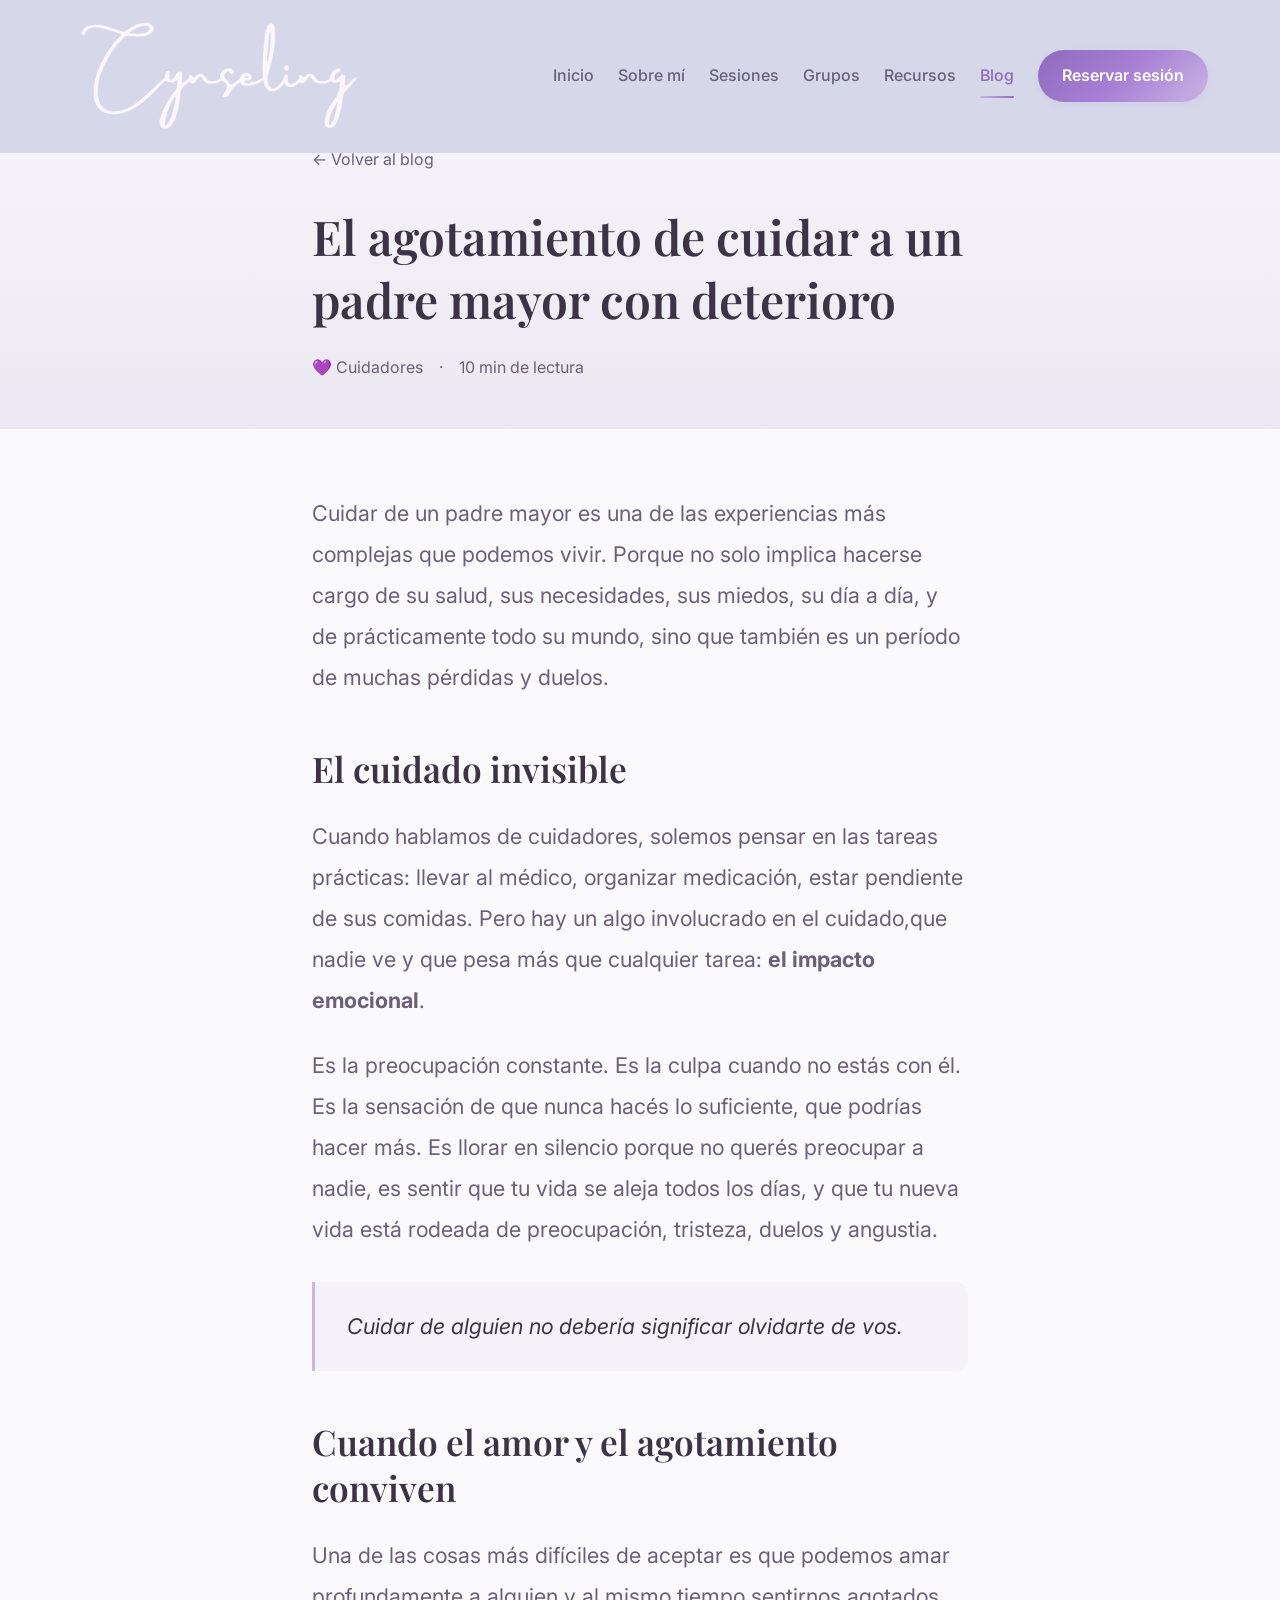
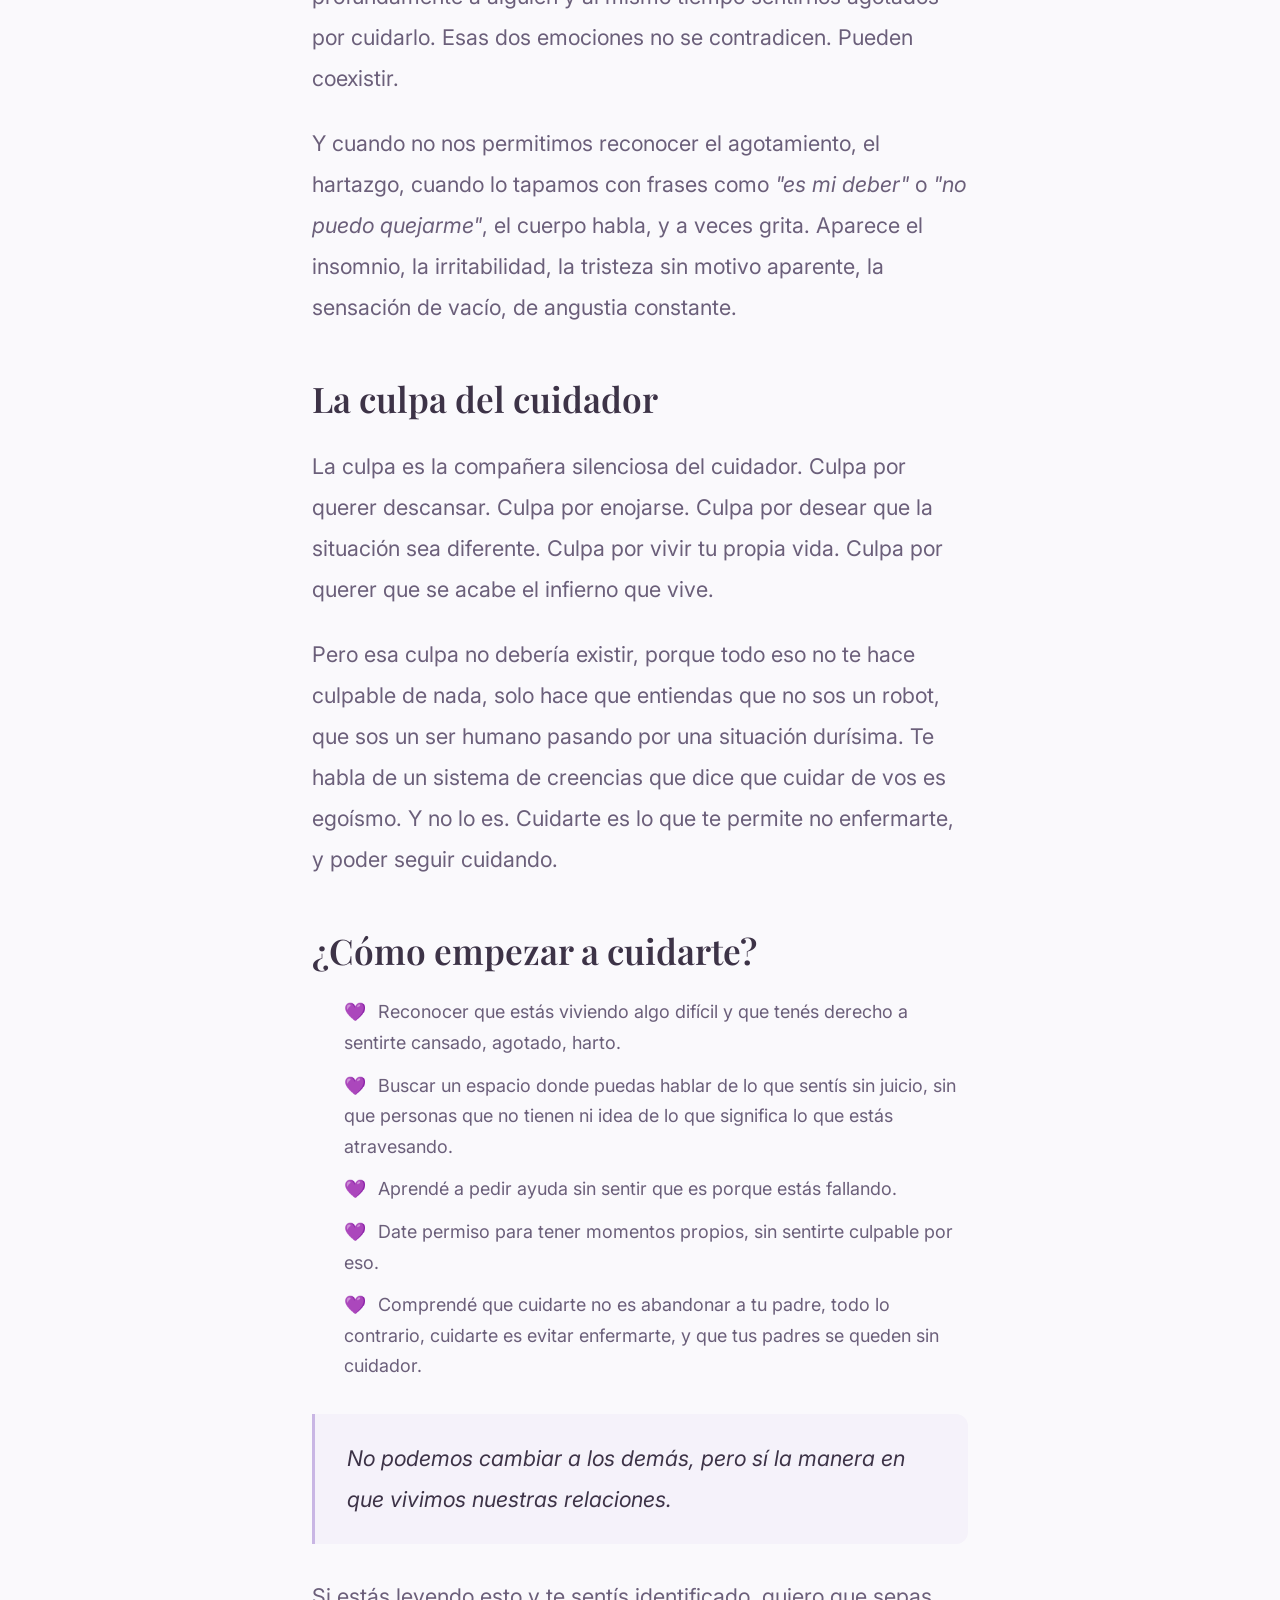
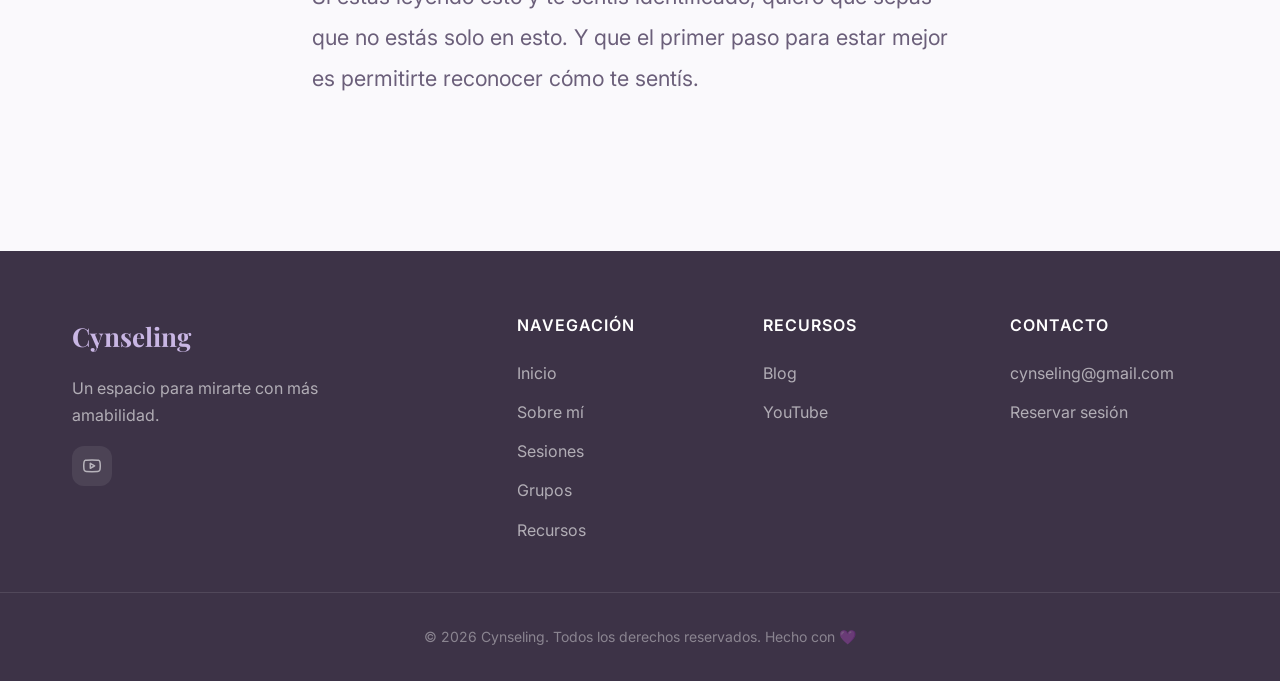
<file: blog/agotamiento-cuidar-padre.html>
<!DOCTYPE html>
<html lang="es">

<head>
  <meta charset="UTF-8">
  <meta name="viewport" content="width=device-width, initial-scale=1.0">
  <meta name="description"
    content="El agotamiento de cuidar a un padre mayor. Cómo reconocer el desgaste emocional y empezar a cuidarte a vos también.">
  <meta name="keywords" content="cuidadores, padres mayores, agotamiento emocional, burnout cuidador, counseling">
  <meta property="og:title" content="El agotamiento de cuidar a un padre — Cynseling">
  <meta property="og:description"
    content="Cuidar de un padre mayor puede ser un acto de amor profundo, pero también una fuente de agotamiento silencioso.">
  <meta property="og:type" content="article">
  <title>El agotamiento de cuidar a un padre — Cynseling</title>
  <link rel="icon" type="image/svg+xml"
    href="data:image/svg+xml,<svg xmlns='http://www.w3.org/2000/svg' viewBox='0 0 100 100'><text y='.9em' font-size='90'>💜</text></svg>">
  <link rel="stylesheet" href="../css/styles.css">
</head>

<body>

  <nav class="navbar" id="navbar" role="navigation" aria-label="Navegación principal">
    <div class="container">
      <a href="../index.html" class="navbar__logo"><img src="../assets/images/logo-cynseling.png" alt="Cynseling logo"
          class="navbar__logo-img"></a>
      <button class="navbar__toggle" aria-label="Abrir menú"><span></span><span></span><span></span></button>
      <div class="navbar__menu" id="navbar-menu">
        <a href="../index.html" class="navbar__link">Inicio</a>
        <a href="../index.html#sobre-mi" class="navbar__link">Sobre mí</a>
        <a href="../index.html#servicios" class="navbar__link">Sesiones</a>
        <a href="../index.html#grupos" class="navbar__link">Grupos</a>
        <a href="../index.html#recursos" class="navbar__link">Recursos</a>
        <a href="../blog.html" class="navbar__link active">Blog</a>
        <a href="https://wa.me/34614838143?text=Hola%2C%20me%20gustar%C3%ADa%20reservar%20una%20sesi%C3%B3n."
          class="navbar__cta" target="_blank">Reservar sesión</a>
      </div>
      <div class="navbar__overlay" id="navbar-overlay"></div>
    </div>
  </nav>

  <section class="article-hero">
    <div class="container container--blog">
      <a href="../blog.html" class="article-hero__back">← Volver al blog</a>
      <h1>El agotamiento de cuidar a un padre mayor con deterioro</h1>
      <div class="article-hero__meta">
        <span>💜 Cuidadores</span>
        <span>·</span>
        <span>10 min de lectura</span>
      </div>
    </div>
  </section>

  <article class="article-content">
    <div class="container container--blog">

      <p>
        Cuidar de un padre mayor es una de las experiencias más complejas que podemos vivir. Porque no solo implica
        hacerse cargo de su salud, sus necesidades, sus miedos, su día a día, y de prácticamente todo su mundo, sino que
        también es un período de muchas pérdidas y duelos.
      </p>

      <h2>El cuidado invisible</h2>

      <p>
        Cuando hablamos de cuidadores, solemos pensar en las tareas prácticas: llevar al médico, organizar medicación,
        estar pendiente de sus comidas. Pero hay un algo involucrado en el cuidado,que nadie ve y que pesa más que
        cualquier tarea: <strong>el impacto emocional</strong>.
      </p>

      <p>
        Es la preocupación constante. Es la culpa cuando no estás con él. Es la sensación de que nunca hacés lo
        suficiente, que podrías hacer más. Es llorar en silencio porque no querés preocupar a nadie, es sentir que tu
        vida se aleja todos los días, y que tu nueva vida está rodeada de preocupación, tristeza, duelos y angustia.
      </p>

      <blockquote>
        <p>Cuidar de alguien no debería significar olvidarte de vos.</p>
      </blockquote>

      <h2>Cuando el amor y el agotamiento conviven</h2>

      <p>
        Una de las cosas más difíciles de aceptar es que podemos amar profundamente a alguien y al mismo tiempo
        sentirnos agotados por cuidarlo. Esas dos emociones no se contradicen. Pueden coexistir.
      </p>

      <p>
        Y cuando no nos permitimos reconocer el agotamiento, el hartazgo, cuando lo tapamos con frases como <em>"es mi
          deber"</em> o <em>"no puedo quejarme"</em>, el cuerpo habla, y a veces grita. Aparece el insomnio, la
        irritabilidad, la tristeza sin motivo aparente, la sensación de vacío, de angustia constante.
      </p>

      <h2>La culpa del cuidador</h2>

      <p>
        La culpa es la compañera silenciosa del cuidador. Culpa por querer descansar. Culpa por enojarse. Culpa por
        desear que la situación sea diferente. Culpa por vivir tu propia vida. Culpa por querer que se acabe el infierno
        que vive.
      </p>

      <p>
        Pero esa culpa no debería existir, porque todo eso no te hace culpable de nada, solo hace que entiendas que no
        sos un robot, que sos un ser humano pasando por una situación durísima. Te habla de un sistema de creencias que
        dice que cuidar de vos es egoísmo. Y no lo es. Cuidarte es lo que te permite no enfermarte, y poder seguir
        cuidando.
      </p>

      <h2>¿Cómo empezar a cuidarte?</h2>

      <ul>
        <li>Reconocer que estás viviendo algo difícil y que tenés derecho a sentirte cansado, agotado, harto.</li>
        <li>Buscar un espacio donde puedas hablar de lo que sentís sin juicio, sin que personas que no tienen ni idea de
          lo que significa lo que estás atravesando.</li>
        <li>Aprendé a pedir ayuda sin sentir que es porque estás fallando.</li>
        <li>Date permiso para tener momentos propios, sin sentirte culpable por eso.</li>
        <li>Comprendé que cuidarte no es abandonar a tu padre, todo lo contrario, cuidarte es evitar enfermarte, y que
          tus padres se queden sin cuidador.</li>
      </ul>

      <blockquote>
        <p>No podemos cambiar a los demás, pero sí la manera en que vivimos nuestras relaciones.</p>
      </blockquote>

      <p>
        Si estás leyendo esto y te sentís identificado, quiero que sepas que no estás solo en esto. Y que el primer paso
        para estar mejor es permitirte reconocer cómo te sentís.
      </p>
    </div>
  </article>

  <!-- FOOTER -->
  <footer class="footer" role="contentinfo">
    <div class="container">
      <div class="footer__brand">
        <div class="footer__logo">Cynseling</div>
        <p class="footer__desc">
          Un espacio para mirarte con más amabilidad.
        </p>
        <div class="footer__socials">
          <a href="https://www.youtube.com/@Cambiarlamirada" class="footer__social" aria-label="YouTube"><svg
              viewBox="0 0 24 24" fill="none" stroke="currentColor" stroke-width="2" stroke-linecap="round"
              stroke-linejoin="round">
              <path
                d="M22.54 6.42a2.78 2.78 0 0 0-1.94-2C18.88 4 12 4 12 4s-6.88 0-8.6.46a2.78 2.78 0 0 0-1.94 2A29 29 0 0 0 1 11.75a29 29 0 0 0 .46 5.33A2.78 2.78 0 0 0 3.4 19.1c1.72.46 8.6.46 8.6.46s6.88 0 8.6-.46a2.78 2.78 0 0 0 1.94-2 29 29 0 0 0 .46-5.25 29 29 0 0 0-.46-5.43z" />
              <polygon points="9.75 15.02 15.5 11.75 9.75 8.48 9.75 15.02" />
            </svg></a>
        </div>
      </div>
      <div>
        <h4 class="footer__title">Navegación</h4>
        <nav class="footer__links"><a href="index.html" class="footer__link">Inicio</a><a href="index.html#sobre-mi"
            class="footer__link">Sobre mí</a><a href="index.html#servicios" class="footer__link">Sesiones</a><a
            href="index.html#grupos" class="footer__link">Grupos</a><a href="index.html#recursos"
            class="footer__link">Recursos</a></nav>
      </div>
      <div>
        <h4 class="footer__title">Recursos</h4>
        <nav class="footer__links"><a href="blog.html" class="footer__link">Blog</a><a
            href="https://www.youtube.com/@Cambiarlamirada" class="footer__link" target="_blank"
            rel="noopener noreferrer">YouTube</a></nav>
      </div>
      <div>
        <h4 class="footer__title">Contacto</h4>
        <div class="footer__links"><a href="mailto:cynseling@gmail.com" class="footer__link">cynseling@gmail.com</a>
          <a href="https://wa.me/34614838143?text=Hola%2C%20me%20gustar%C3%ADa%20reservar%20una%20sesi%C3%B3n."
            class="footer__link" target="_blank">Reservar sesión</a>
        </div>
      </div>
    </div>
    <div class="footer__bottom">
      <p class="footer__copyright">© 2026 Cynseling. Todos los derechos reservados. Hecho con 💜</p>
    </div>
  </footer>

  <script src="../js/main.js"></script>
</body>

</html>
</file>
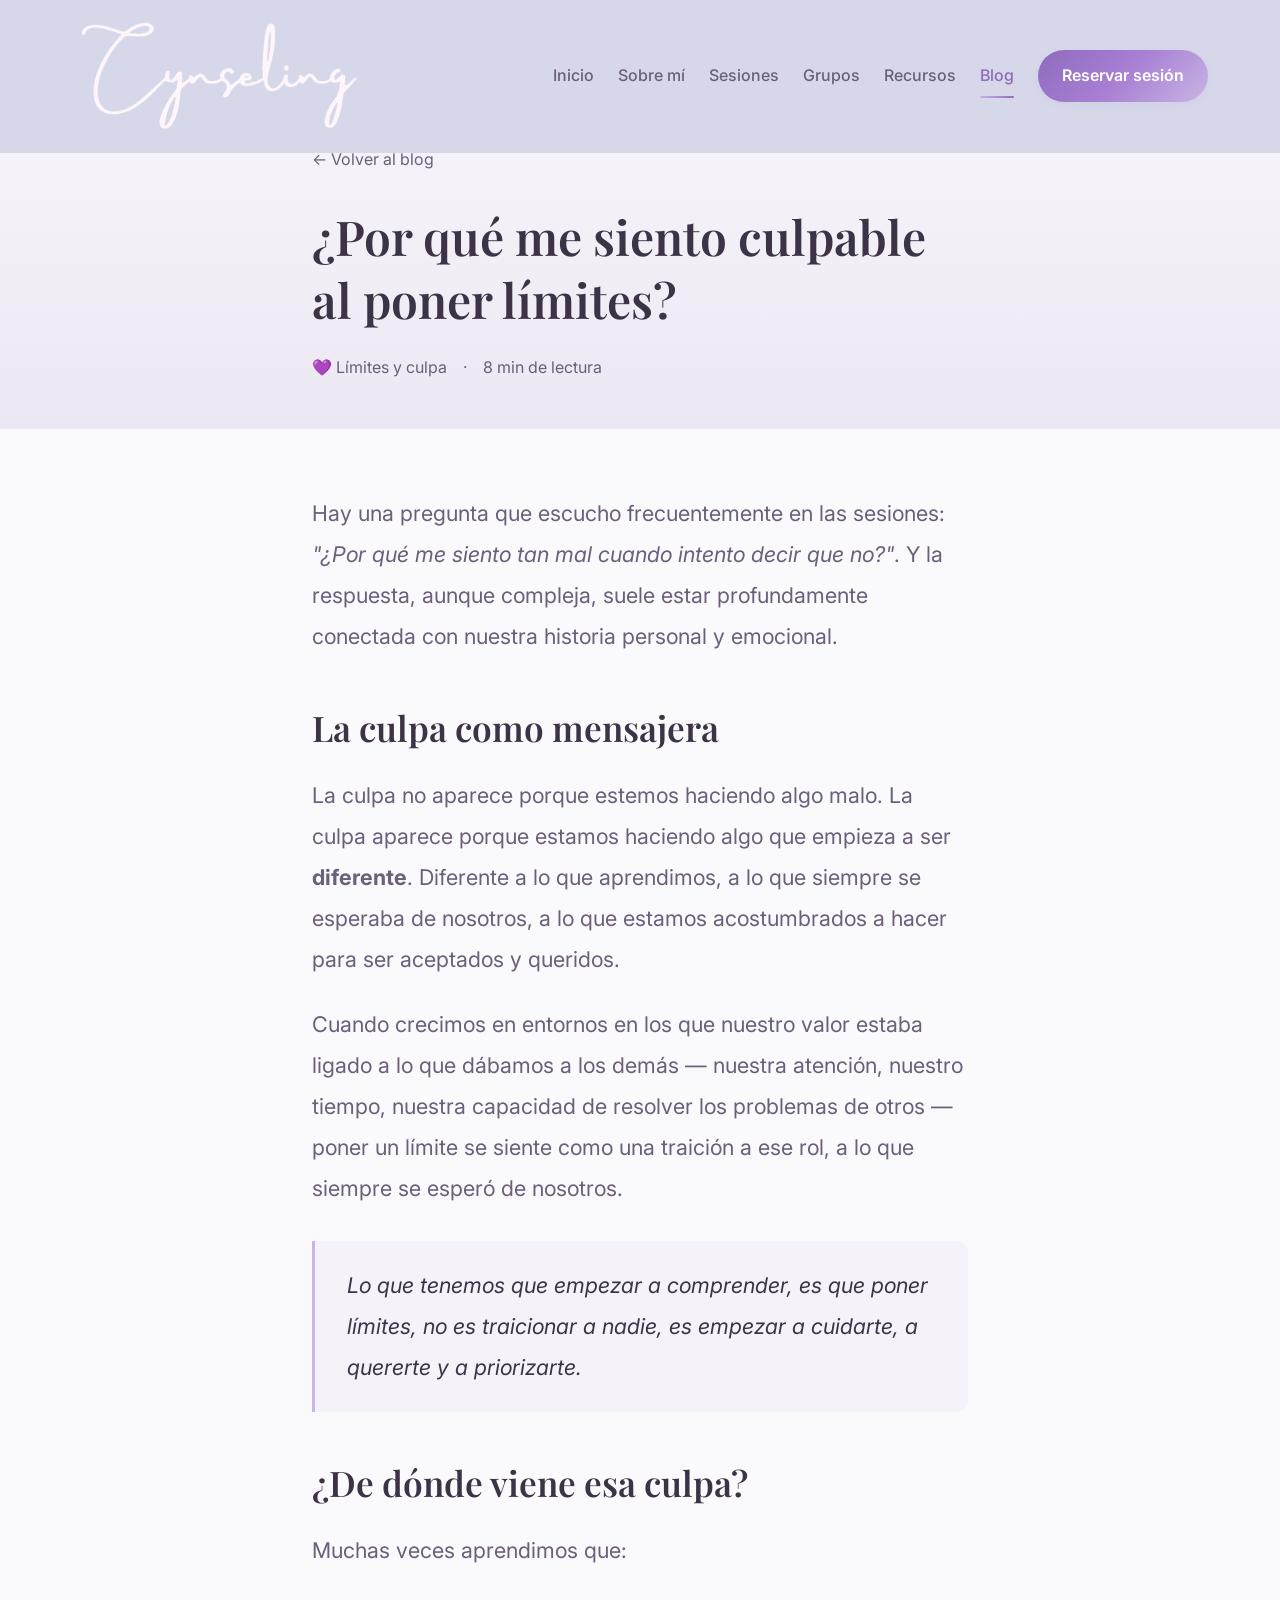
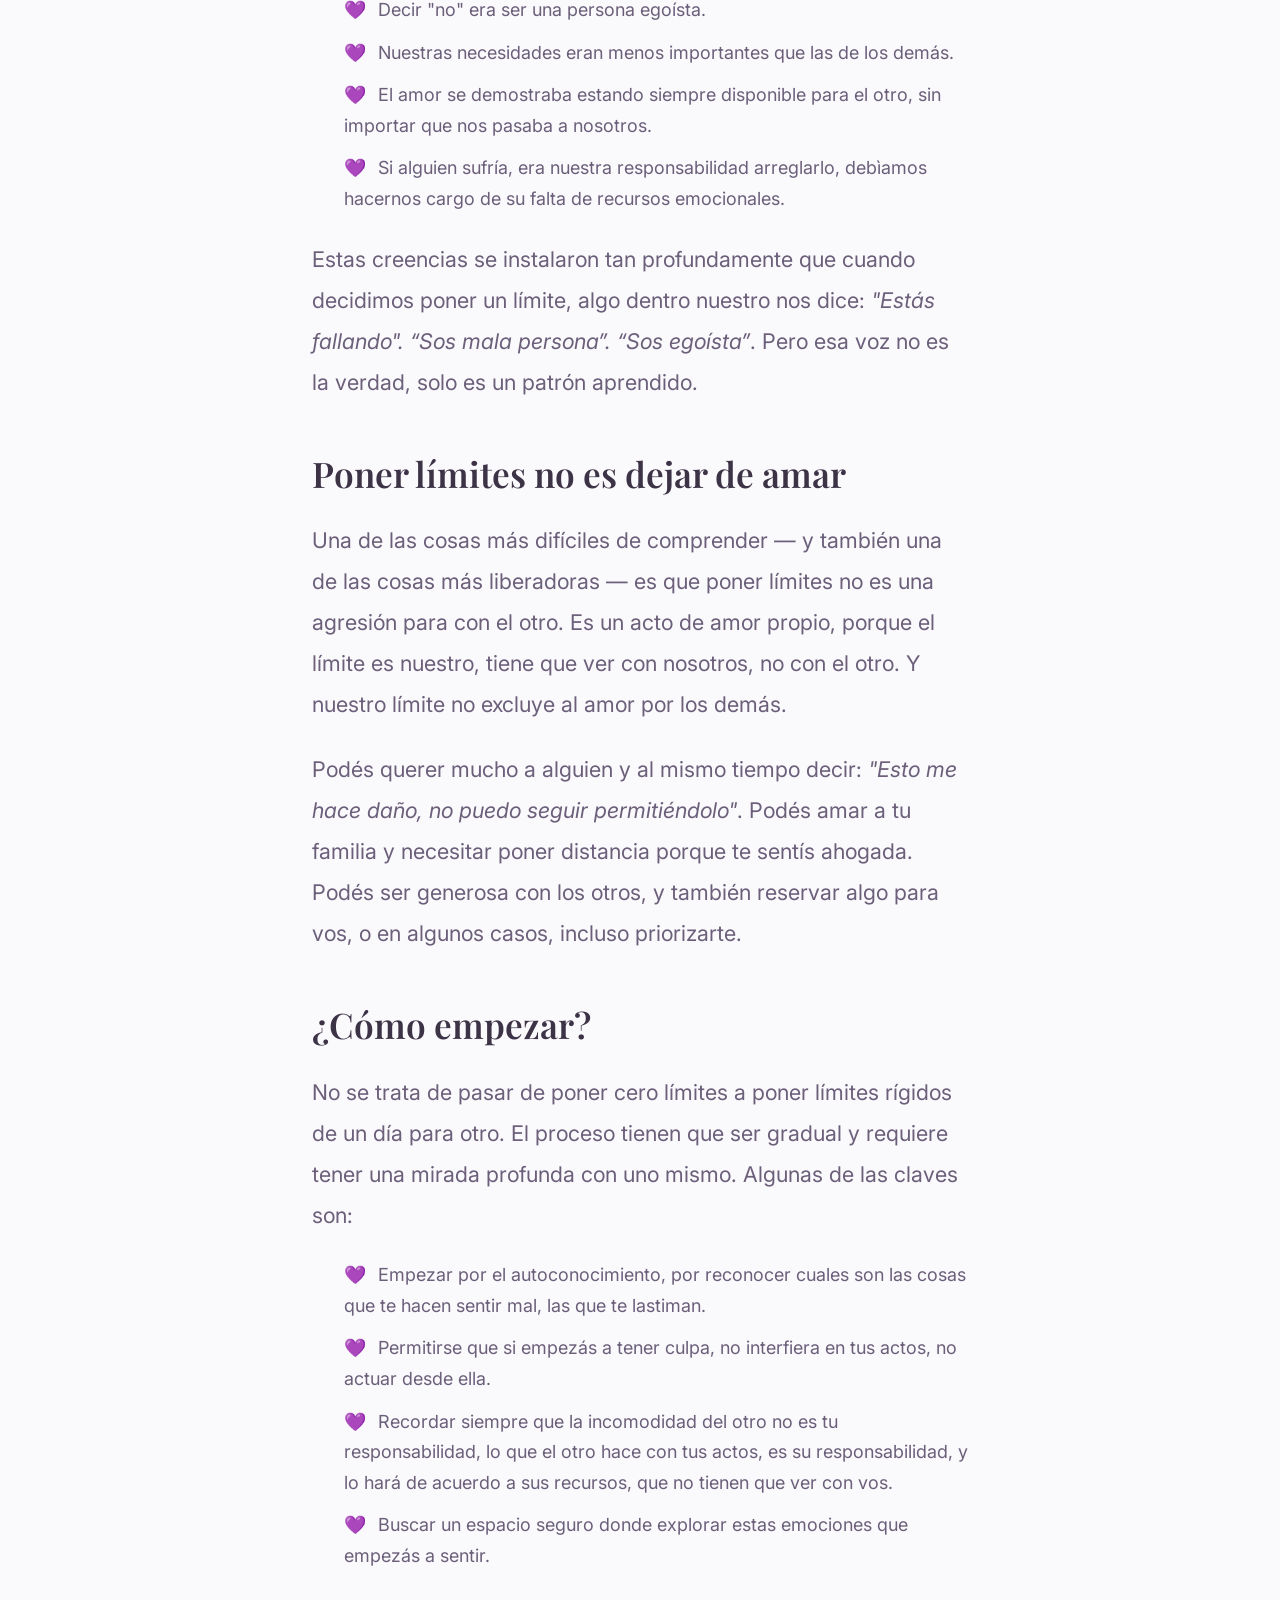
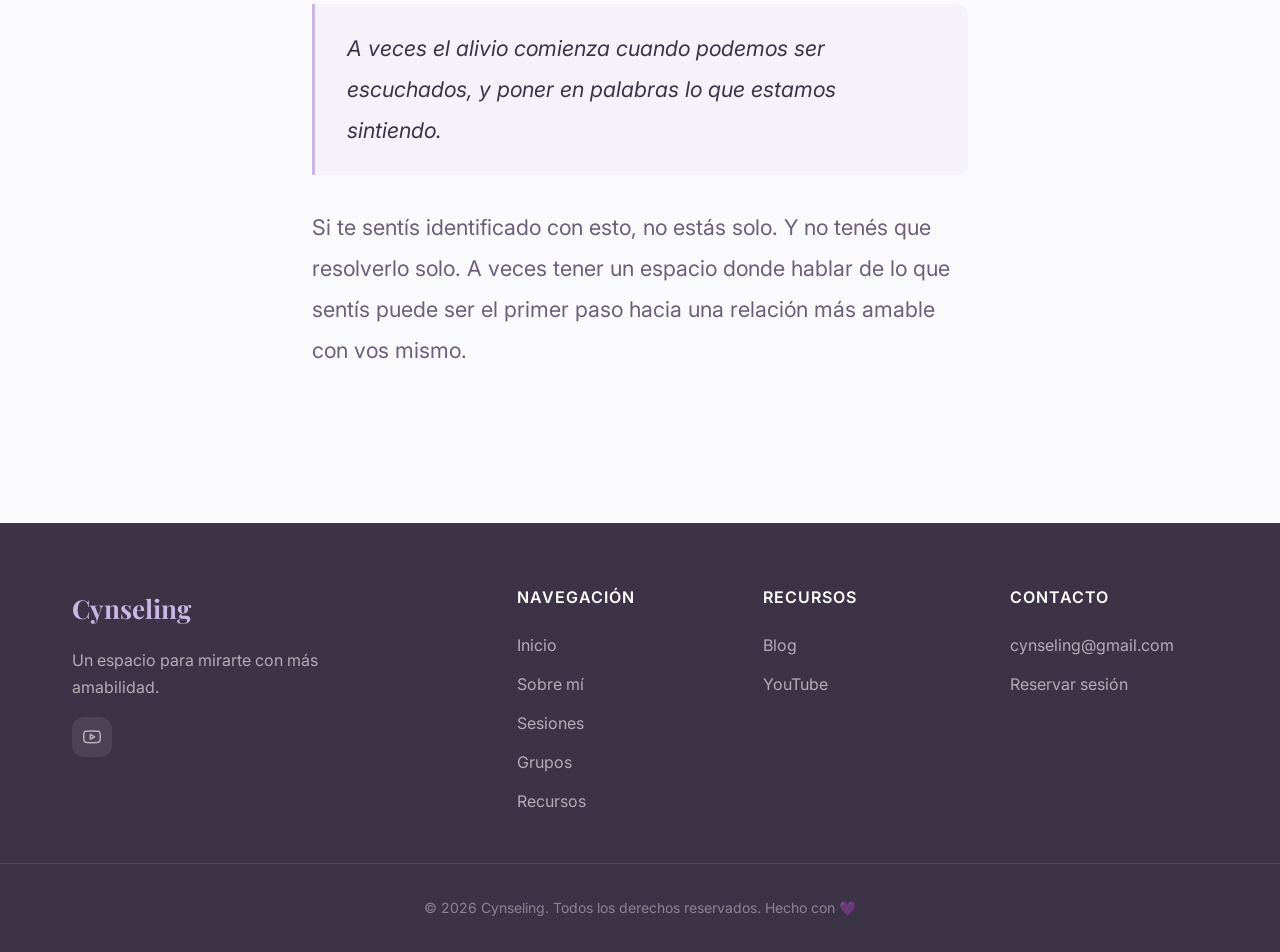
<file: blog/culpa-poner-limites.html>
<!DOCTYPE html>
<html lang="es">

<head>
  <meta charset="UTF-8">
  <meta name="viewport" content="width=device-width, initial-scale=1.0">
  <meta name="description"
    content="¿Por qué sentimos culpa al poner límites? Explorar esta emoción es el primer paso para aprender a cuidarnos sin sentirnos mal por ello.">
  <meta name="keywords" content="culpa, límites, poner límites, cuidarse, relaciones, counseling">
  <meta property="og:title" content="¿Por qué me siento culpable al poner límites? — Cynseling">
  <meta property="og:description"
    content="La culpa al poner límites no significa que estés haciendo algo mal. Muchas veces es una señal de que estás empezando a cuidarte.">
  <meta property="og:type" content="article">
  <title>¿Por qué me siento culpable al poner límites? — Cynseling</title>
  <link rel="icon" type="image/svg+xml"
    href="data:image/svg+xml,<svg xmlns='http://www.w3.org/2000/svg' viewBox='0 0 100 100'><text y='.9em' font-size='90'>💜</text></svg>">
  <link rel="stylesheet" href="../css/styles.css">
</head>

<body>

  <!-- NAVBAR -->
  <nav class="navbar" id="navbar" role="navigation" aria-label="Navegación principal">
    <div class="container">
      <a href="../index.html" class="navbar__logo"><img src="../assets/images/logo-cynseling.png" alt="Cynseling logo"
          class="navbar__logo-img"></a>
      <button class="navbar__toggle" aria-label="Abrir menú"><span></span><span></span><span></span></button>
      <div class="navbar__menu" id="navbar-menu">
        <a href="../index.html" class="navbar__link">Inicio</a>
        <a href="../index.html#sobre-mi" class="navbar__link">Sobre mí</a>
        <a href="../index.html#servicios" class="navbar__link">Sesiones</a>
        <a href="../index.html#grupos" class="navbar__link">Grupos</a>
        <a href="../index.html#recursos" class="navbar__link">Recursos</a>
        <a href="../blog.html" class="navbar__link active">Blog</a>
        <a href="https://wa.me/34614838143?text=Hola%2C%20me%20gustar%C3%ADa%20reservar%20una%20sesi%C3%B3n."
          class="navbar__cta" target="_blank">Reservar sesión</a>
      </div>
      <div class="navbar__overlay" id="navbar-overlay"></div>
    </div>
  </nav>

  <!-- ARTICLE HERO -->
  <section class="article-hero">
    <div class="container container--blog">
      <a href="../blog.html" class="article-hero__back">← Volver al blog</a>
      <h1>¿Por qué me siento culpable al poner límites?</h1>
      <div class="article-hero__meta">
        <span>💜 Límites y culpa</span>
        <span>·</span>
        <span>8 min de lectura</span>
      </div>
    </div>
  </section>

  <!-- ARTICLE CONTENT -->
  <article class="article-content">
    <div class="container container--blog">

      <p>
        Hay una pregunta que escucho frecuentemente en las sesiones: <em>"¿Por qué me siento tan mal cuando intento
          decir que no?"</em>. Y la respuesta, aunque compleja, suele estar profundamente conectada con nuestra historia
        personal y emocional.
      </p>

      <h2>La culpa como mensajera</h2>

      <p>
        La culpa no aparece porque estemos haciendo algo malo. La culpa aparece porque estamos haciendo algo que empieza
        a ser <strong>diferente</strong>. Diferente a lo que aprendimos, a lo que siempre se esperaba de nosotros, a lo
        que estamos acostumbrados a hacer para ser aceptados y queridos.
      </p>

      <p>
        Cuando crecimos en entornos en los que nuestro valor estaba ligado a lo que dábamos a los demás — nuestra
        atención, nuestro tiempo, nuestra capacidad de resolver los problemas de otros — poner un límite se siente como
        una traición a ese rol, a lo que siempre se esperó de nosotros.
      </p>

      <blockquote>
        <p>Lo que tenemos que empezar a comprender, es que poner límites, no es traicionar a nadie, es empezar a
          cuidarte, a quererte y a priorizarte.</p>
      </blockquote>

      <h2>¿De dónde viene esa culpa?</h2>

      <p>
        Muchas veces aprendimos que:
      </p>

      <ul>
        <li>Decir "no" era ser una persona egoísta.</li>
        <li>Nuestras necesidades eran menos importantes que las de los demás.</li>
        <li>El amor se demostraba estando siempre disponible para el otro, sin importar que nos pasaba a nosotros.</li>
        <li>Si alguien sufría, era nuestra responsabilidad arreglarlo, debìamos hacernos cargo de su falta de recursos
          emocionales.</li>
      </ul>

      <p>
        Estas creencias se instalaron tan profundamente que cuando decidimos poner un límite, algo dentro nuestro nos
        dice: <em>"Estás fallando". “Sos mala persona”. “Sos egoísta”</em>. Pero esa voz no es la verdad, solo es un
        patrón aprendido.
      </p>

      <h2>Poner límites no es dejar de amar</h2>

      <p>
        Una de las cosas más difíciles de comprender — y también una de las cosas más liberadoras — es que poner límites
        no es una agresión para con el otro. Es un acto de amor propio, porque el límite es nuestro, tiene que ver con
        nosotros, no con el otro. Y nuestro límite no excluye al amor por los demás.
      </p>

      <p>
        Podés querer mucho a alguien y al mismo tiempo decir: <em>"Esto me hace daño, no puedo seguir
          permitiéndolo"</em>. Podés amar a tu familia y necesitar poner distancia porque te sentís ahogada. Podés ser
        generosa con los otros, y también reservar algo para vos, o en algunos casos, incluso priorizarte.
      </p>

      <h2>¿Cómo empezar?</h2>

      <p>
        No se trata de pasar de poner cero límites a poner límites rígidos de un día para otro. El proceso tienen que
        ser gradual y requiere tener una mirada profunda con uno mismo. Algunas de las claves son:
      </p>

      <ul>
        <li>Empezar por el autoconocimiento, por reconocer cuales son las cosas que te hacen sentir mal, las que te
          lastiman.</li>
        <li>Permitirse que si empezás a tener culpa, no interfiera en tus actos, no actuar desde ella.</li>
        <li>Recordar siempre que la incomodidad del otro no es tu responsabilidad, lo que el otro hace con tus actos, es
          su responsabilidad, y lo hará de acuerdo a sus recursos, que no tienen que ver con vos.</li>
        <li>Buscar un espacio seguro donde explorar estas emociones que empezás a sentir.</li>
      </ul>

      <blockquote>
        <p>A veces el alivio comienza cuando podemos ser escuchados, y poner en palabras lo que estamos sintiendo.</p>
      </blockquote>

      <p>
        Si te sentís identificado con esto, no estás solo. Y no tenés que resolverlo solo. A veces tener un espacio
        donde hablar de lo que sentís puede ser el primer paso hacia una relación más amable con vos mismo.
      </p>
    </div>
  </article>

  <!-- FOOTER -->
  <footer class="footer" role="contentinfo">
    <div class="container">
      <div class="footer__brand">
        <div class="footer__logo">Cynseling</div>
        <p class="footer__desc">
          Un espacio para mirarte con más amabilidad.
        </p>
        <div class="footer__socials">
          <a href="https://www.youtube.com/@Cambiarlamirada" class="footer__social" aria-label="YouTube"><svg
              viewBox="0 0 24 24" fill="none" stroke="currentColor" stroke-width="2" stroke-linecap="round"
              stroke-linejoin="round">
              <path
                d="M22.54 6.42a2.78 2.78 0 0 0-1.94-2C18.88 4 12 4 12 4s-6.88 0-8.6.46a2.78 2.78 0 0 0-1.94 2A29 29 0 0 0 1 11.75a29 29 0 0 0 .46 5.33A2.78 2.78 0 0 0 3.4 19.1c1.72.46 8.6.46 8.6.46s6.88 0 8.6-.46a2.78 2.78 0 0 0 1.94-2 29 29 0 0 0 .46-5.25 29 29 0 0 0-.46-5.43z" />
              <polygon points="9.75 15.02 15.5 11.75 9.75 8.48 9.75 15.02" />
            </svg></a>
        </div>
      </div>
      <div>
        <h4 class="footer__title">Navegación</h4>
        <nav class="footer__links"><a href="index.html" class="footer__link">Inicio</a><a href="index.html#sobre-mi"
            class="footer__link">Sobre mí</a><a href="index.html#servicios" class="footer__link">Sesiones</a><a
            href="index.html#grupos" class="footer__link">Grupos</a><a href="index.html#recursos"
            class="footer__link">Recursos</a></nav>
      </div>
      <div>
        <h4 class="footer__title">Recursos</h4>
        <nav class="footer__links"><a href="blog.html" class="footer__link">Blog</a><a
            href="https://www.youtube.com/@Cambiarlamirada" class="footer__link" target="_blank"
            rel="noopener noreferrer">YouTube</a></nav>
      </div>
      <div>
        <h4 class="footer__title">Contacto</h4>
        <div class="footer__links"><a href="mailto:cynseling@gmail.com" class="footer__link">cynseling@gmail.com</a>
          <a href="https://wa.me/34614838143?text=Hola%2C%20me%20gustar%C3%ADa%20reservar%20una%20sesi%C3%B3n."
            class="footer__link" target="_blank">Reservar sesión</a>
        </div>
      </div>
    </div>
    <div class="footer__bottom">
      <p class="footer__copyright">© 2026 Cynseling. Todos los derechos reservados. Hecho con 💜</p>
    </div>
  </footer>

  <script src="../js/main.js"></script>
</body>

</html>
</file>
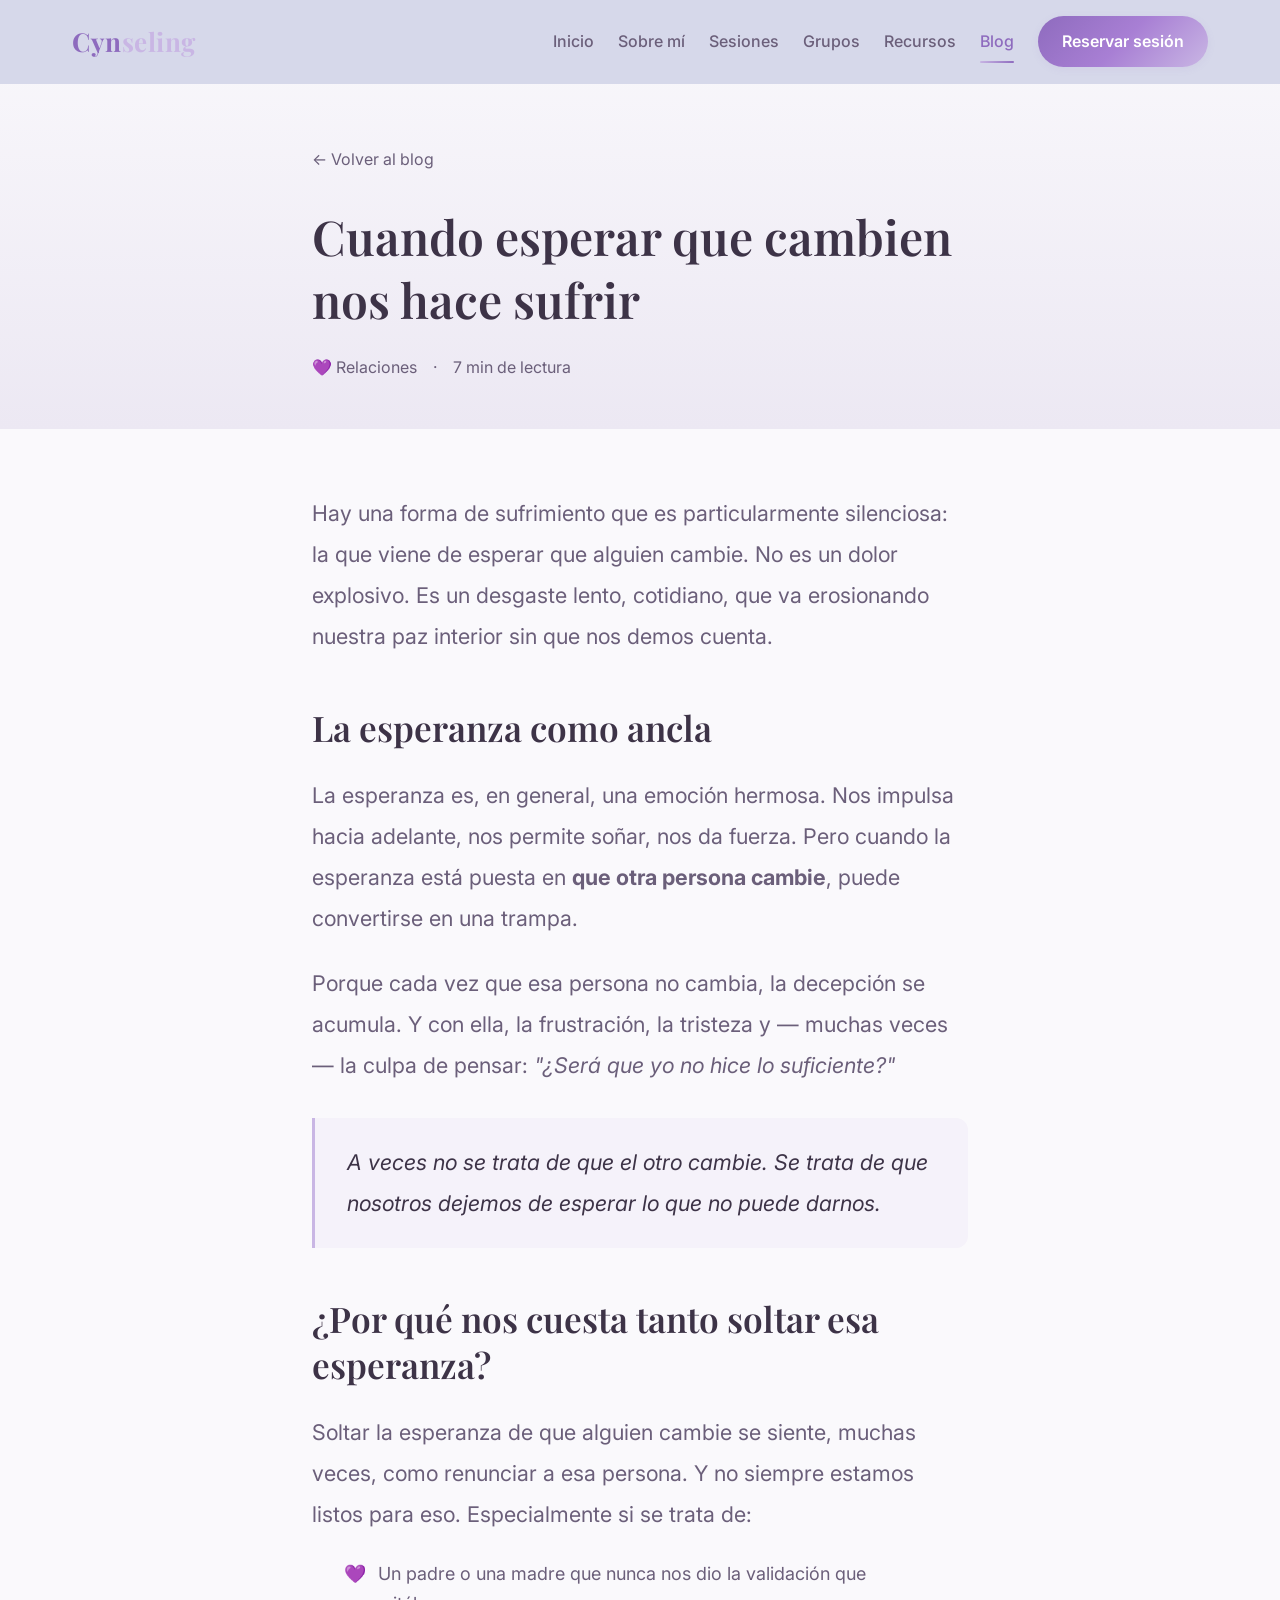
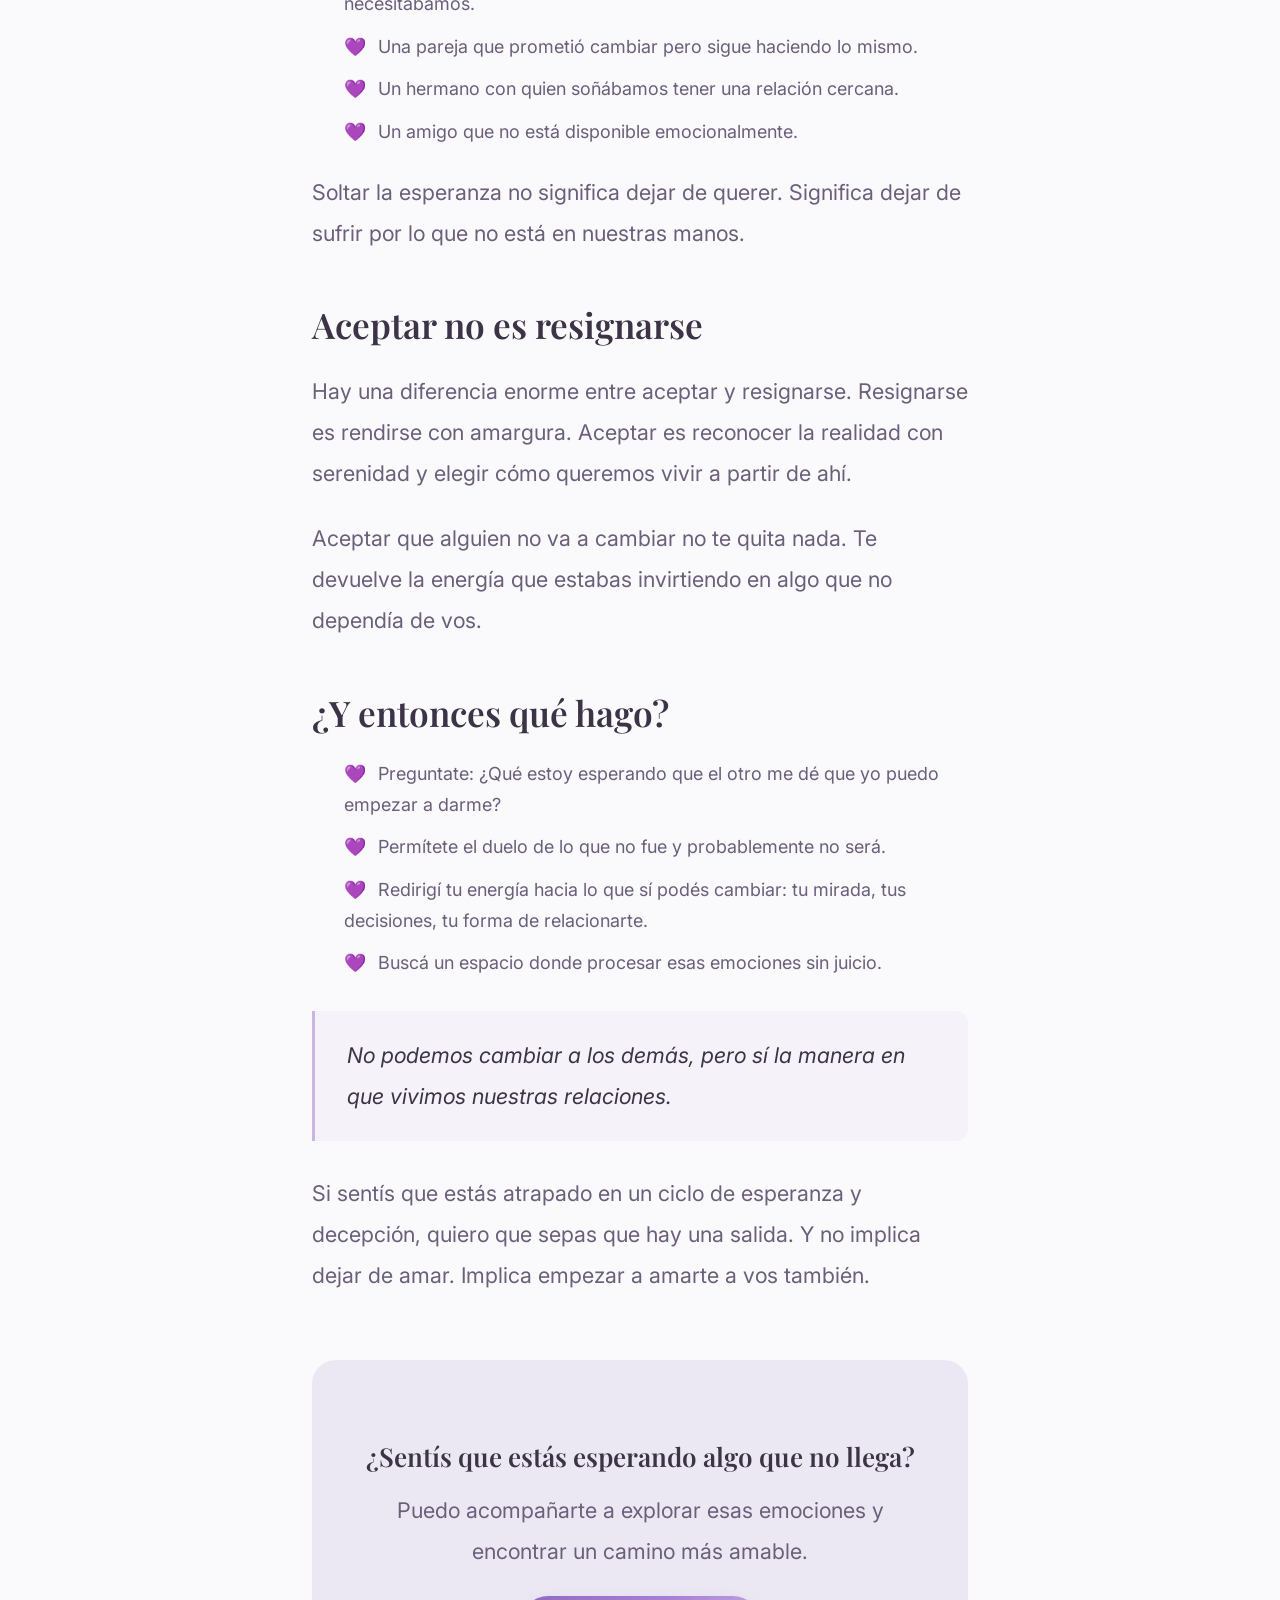
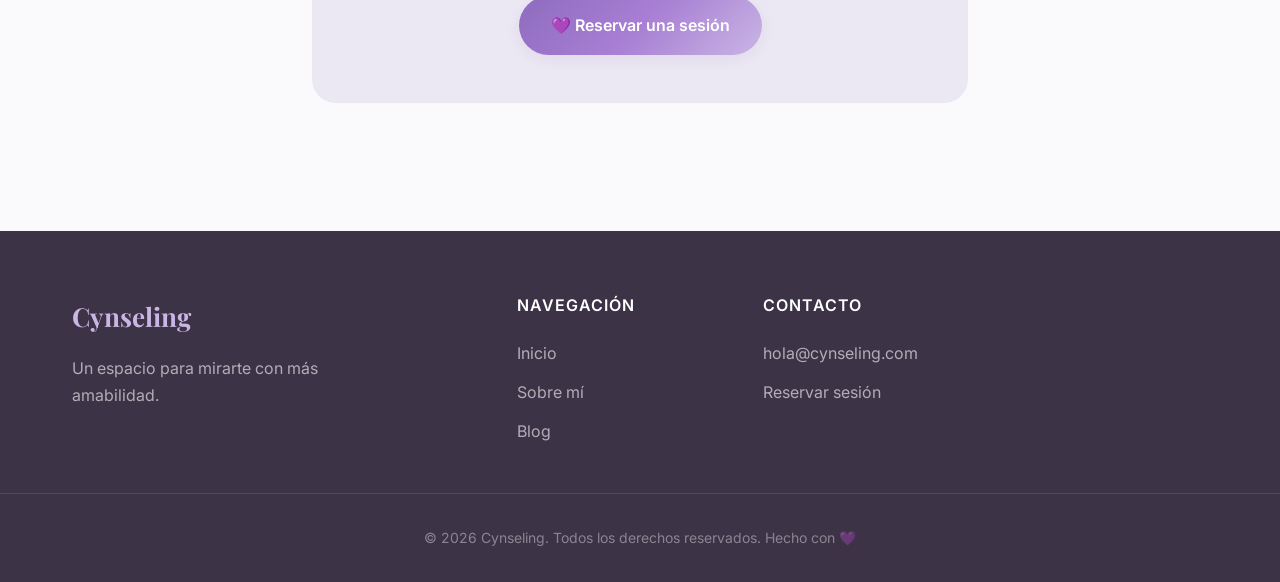
<file: blog/esperar-que-cambien.html>
<!DOCTYPE html>
<html lang="es">
<head>
  <meta charset="UTF-8">
  <meta name="viewport" content="width=device-width, initial-scale=1.0">
  <meta name="description" content="Cuando esperar que cambien nos hace sufrir. Reflexiones sobre la esperanza, la aceptación y el soltar en las relaciones.">
  <meta name="keywords" content="esperanza, relaciones, soltar, aceptación, sufrimiento, cambio, counseling">
  <meta property="og:title" content="Cuando esperar que cambien nos hace sufrir — Cynseling">
  <meta property="og:description" content="A veces el sufrimiento no viene de lo que el otro hace, sino de la esperanza de que deje de hacerlo.">
  <meta property="og:type" content="article">
  <title>Cuando esperar que cambien nos hace sufrir — Cynseling</title>
  <link rel="icon" type="image/svg+xml" href="data:image/svg+xml,<svg xmlns='http://www.w3.org/2000/svg' viewBox='0 0 100 100'><text y='.9em' font-size='90'>💜</text></svg>">
  <link rel="stylesheet" href="../css/styles.css">
</head>
<body>

  <nav class="navbar" id="navbar" role="navigation">
    <div class="container">
      <a href="../index.html" class="navbar__logo">Cyn<span>seling</span></a>
      <button class="navbar__toggle" aria-label="Abrir menú"><span></span><span></span><span></span></button>
      <div class="navbar__menu" id="navbar-menu">
        <a href="../index.html" class="navbar__link">Inicio</a>
        <a href="../index.html#sobre-mi" class="navbar__link">Sobre mí</a>
        <a href="../index.html#servicios" class="navbar__link">Sesiones</a>
        <a href="../index.html#grupos" class="navbar__link">Grupos</a>
        <a href="../index.html#recursos" class="navbar__link">Recursos</a>
        <a href="../blog.html" class="navbar__link active">Blog</a>
        <a href="../index.html#contacto" class="navbar__cta">Reservar sesión</a>
      </div>
      <div class="navbar__overlay" id="navbar-overlay"></div>
    </div>
  </nav>

  <section class="article-hero">
    <div class="container container--blog">
      <a href="../blog.html" class="article-hero__back">← Volver al blog</a>
      <h1>Cuando esperar que cambien nos hace sufrir</h1>
      <div class="article-hero__meta">
        <span>💜 Relaciones</span>
        <span>·</span>
        <span>7 min de lectura</span>
      </div>
    </div>
  </section>

  <article class="article-content">
    <div class="container container--blog">

      <p>
        Hay una forma de sufrimiento que es particularmente silenciosa: la que viene de esperar que alguien cambie. No es un dolor explosivo. Es un desgaste lento, cotidiano, que va erosionando nuestra paz interior sin que nos demos cuenta.
      </p>

      <h2>La esperanza como ancla</h2>

      <p>
        La esperanza es, en general, una emoción hermosa. Nos impulsa hacia adelante, nos permite soñar, nos da fuerza. Pero cuando la esperanza está puesta en <strong>que otra persona cambie</strong>, puede convertirse en una trampa.
      </p>

      <p>
        Porque cada vez que esa persona no cambia, la decepción se acumula. Y con ella, la frustración, la tristeza y — muchas veces — la culpa de pensar: <em>"¿Será que yo no hice lo suficiente?"</em>
      </p>

      <blockquote>
        <p>A veces no se trata de que el otro cambie. Se trata de que nosotros dejemos de esperar lo que no puede darnos.</p>
      </blockquote>

      <h2>¿Por qué nos cuesta tanto soltar esa esperanza?</h2>

      <p>
        Soltar la esperanza de que alguien cambie se siente, muchas veces, como renunciar a esa persona. Y no siempre estamos listos para eso. Especialmente si se trata de:
      </p>

      <ul>
        <li>Un padre o una madre que nunca nos dio la validación que necesitábamos.</li>
        <li>Una pareja que prometió cambiar pero sigue haciendo lo mismo.</li>
        <li>Un hermano con quien soñábamos tener una relación cercana.</li>
        <li>Un amigo que no está disponible emocionalmente.</li>
      </ul>

      <p>
        Soltar la esperanza no significa dejar de querer. Significa dejar de sufrir por lo que no está en nuestras manos.
      </p>

      <h2>Aceptar no es resignarse</h2>

      <p>
        Hay una diferencia enorme entre aceptar y resignarse. Resignarse es rendirse con amargura. Aceptar es reconocer la realidad con serenidad y elegir cómo queremos vivir a partir de ahí.
      </p>

      <p>
        Aceptar que alguien no va a cambiar no te quita nada. Te devuelve la energía que estabas invirtiendo en algo que no dependía de vos.
      </p>

      <h2>¿Y entonces qué hago?</h2>

      <ul>
        <li>Preguntate: ¿Qué estoy esperando que el otro me dé que yo puedo empezar a darme?</li>
        <li>Permítete el duelo de lo que no fue y probablemente no será.</li>
        <li>Redirigí tu energía hacia lo que sí podés cambiar: tu mirada, tus decisiones, tu forma de relacionarte.</li>
        <li>Buscá un espacio donde procesar esas emociones sin juicio.</li>
      </ul>

      <blockquote>
        <p>No podemos cambiar a los demás, pero sí la manera en que vivimos nuestras relaciones.</p>
      </blockquote>

      <p>
        Si sentís que estás atrapado en un ciclo de esperanza y decepción, quiero que sepas que hay una salida. Y no implica dejar de amar. Implica empezar a amarte a vos también.
      </p>

      <div class="article-cta">
        <h3>¿Sentís que estás esperando algo que no llega?</h3>
        <p>Puedo acompañarte a explorar esas emociones y encontrar un camino más amable.</p>
        <a href="../index.html#contacto" class="btn btn--primary">💜 Reservar una sesión</a>
      </div>
    </div>
  </article>

  <footer class="footer" role="contentinfo">
    <div class="container">
      <div class="footer__brand">
        <div class="footer__logo">Cynseling</div>
        <p class="footer__desc">Un espacio para mirarte con más amabilidad.</p>
      </div>
      <div><h4 class="footer__title">Navegación</h4><nav class="footer__links"><a href="../index.html" class="footer__link">Inicio</a><a href="../index.html#sobre-mi" class="footer__link">Sobre mí</a><a href="../blog.html" class="footer__link">Blog</a></nav></div>
      <div><h4 class="footer__title">Contacto</h4><div class="footer__links"><a href="mailto:hola@cynseling.com" class="footer__link">hola@cynseling.com</a><a href="../index.html#contacto" class="footer__link">Reservar sesión</a></div></div>
    </div>
    <div class="footer__bottom"><p class="footer__copyright">© 2026 Cynseling. Todos los derechos reservados. Hecho con 💜</p></div>
  </footer>
  <script src="../js/main.js"></script>
</body>
</html>
</file>
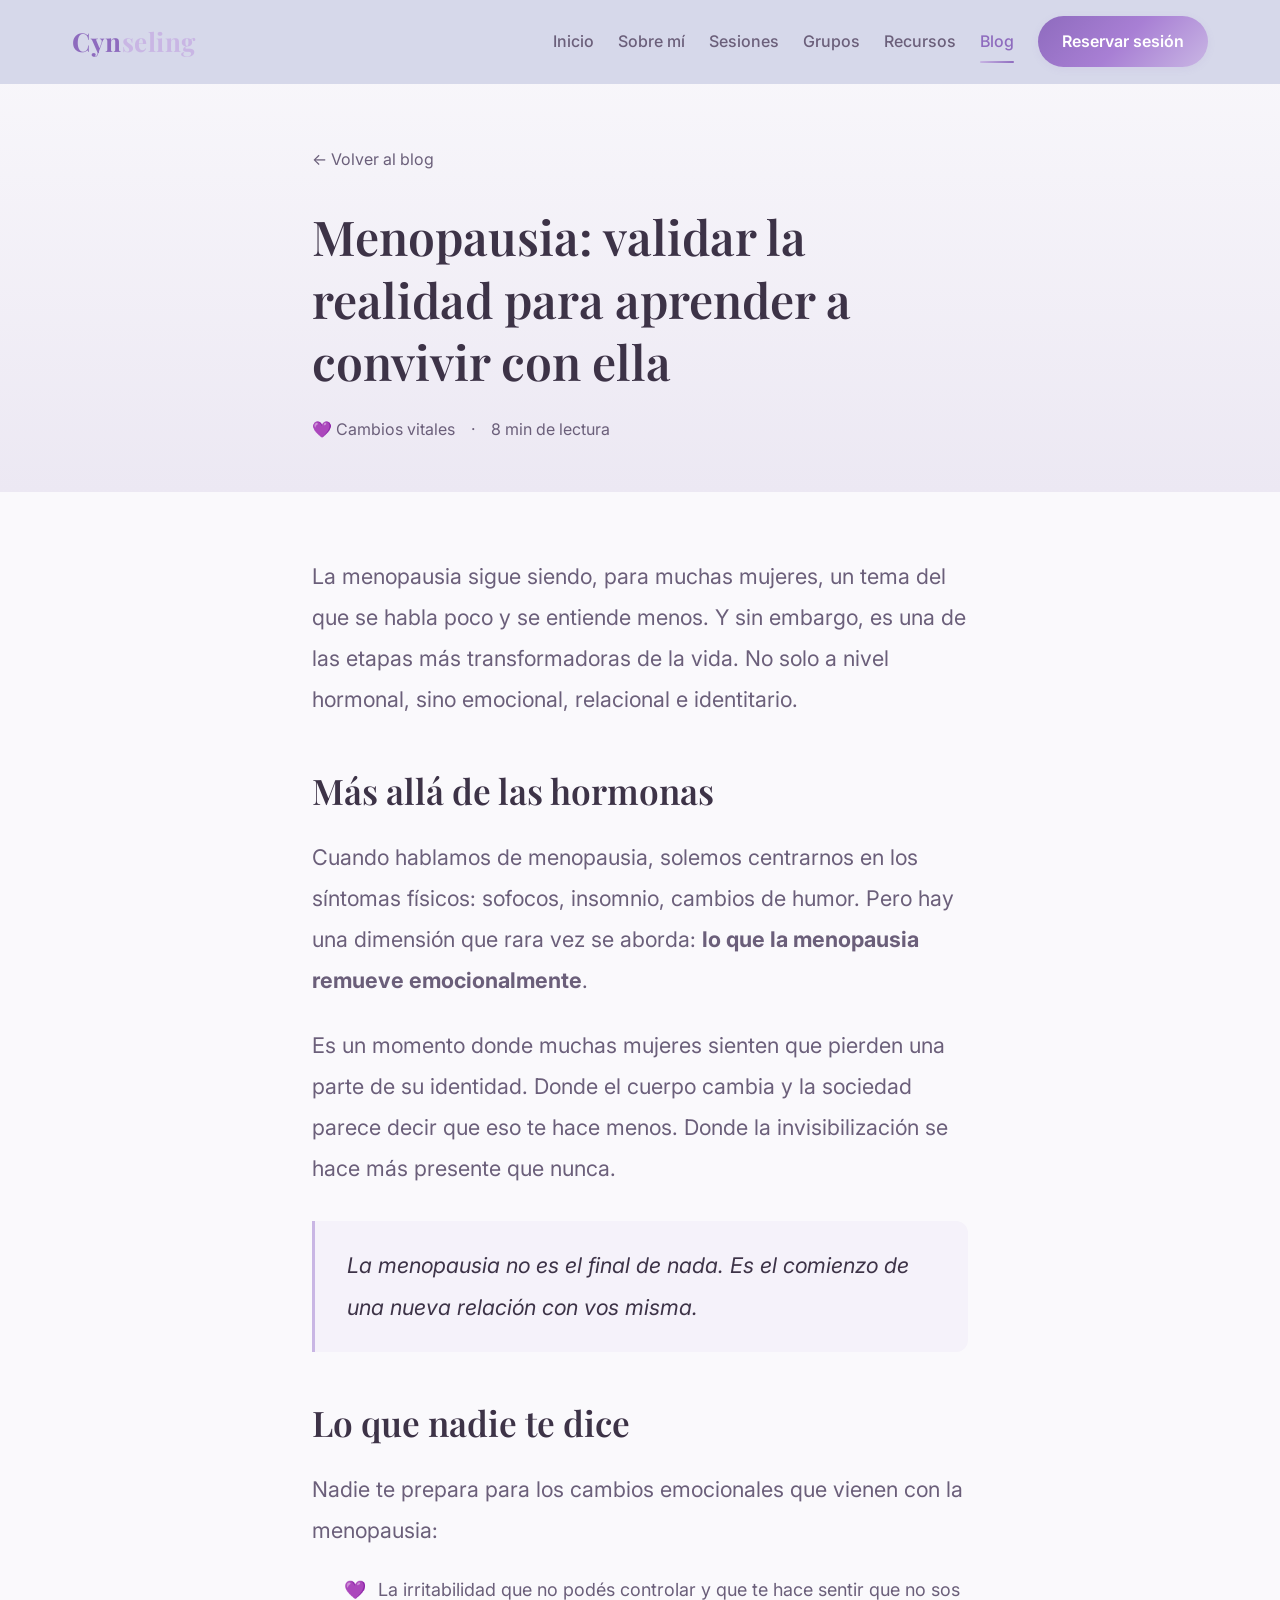
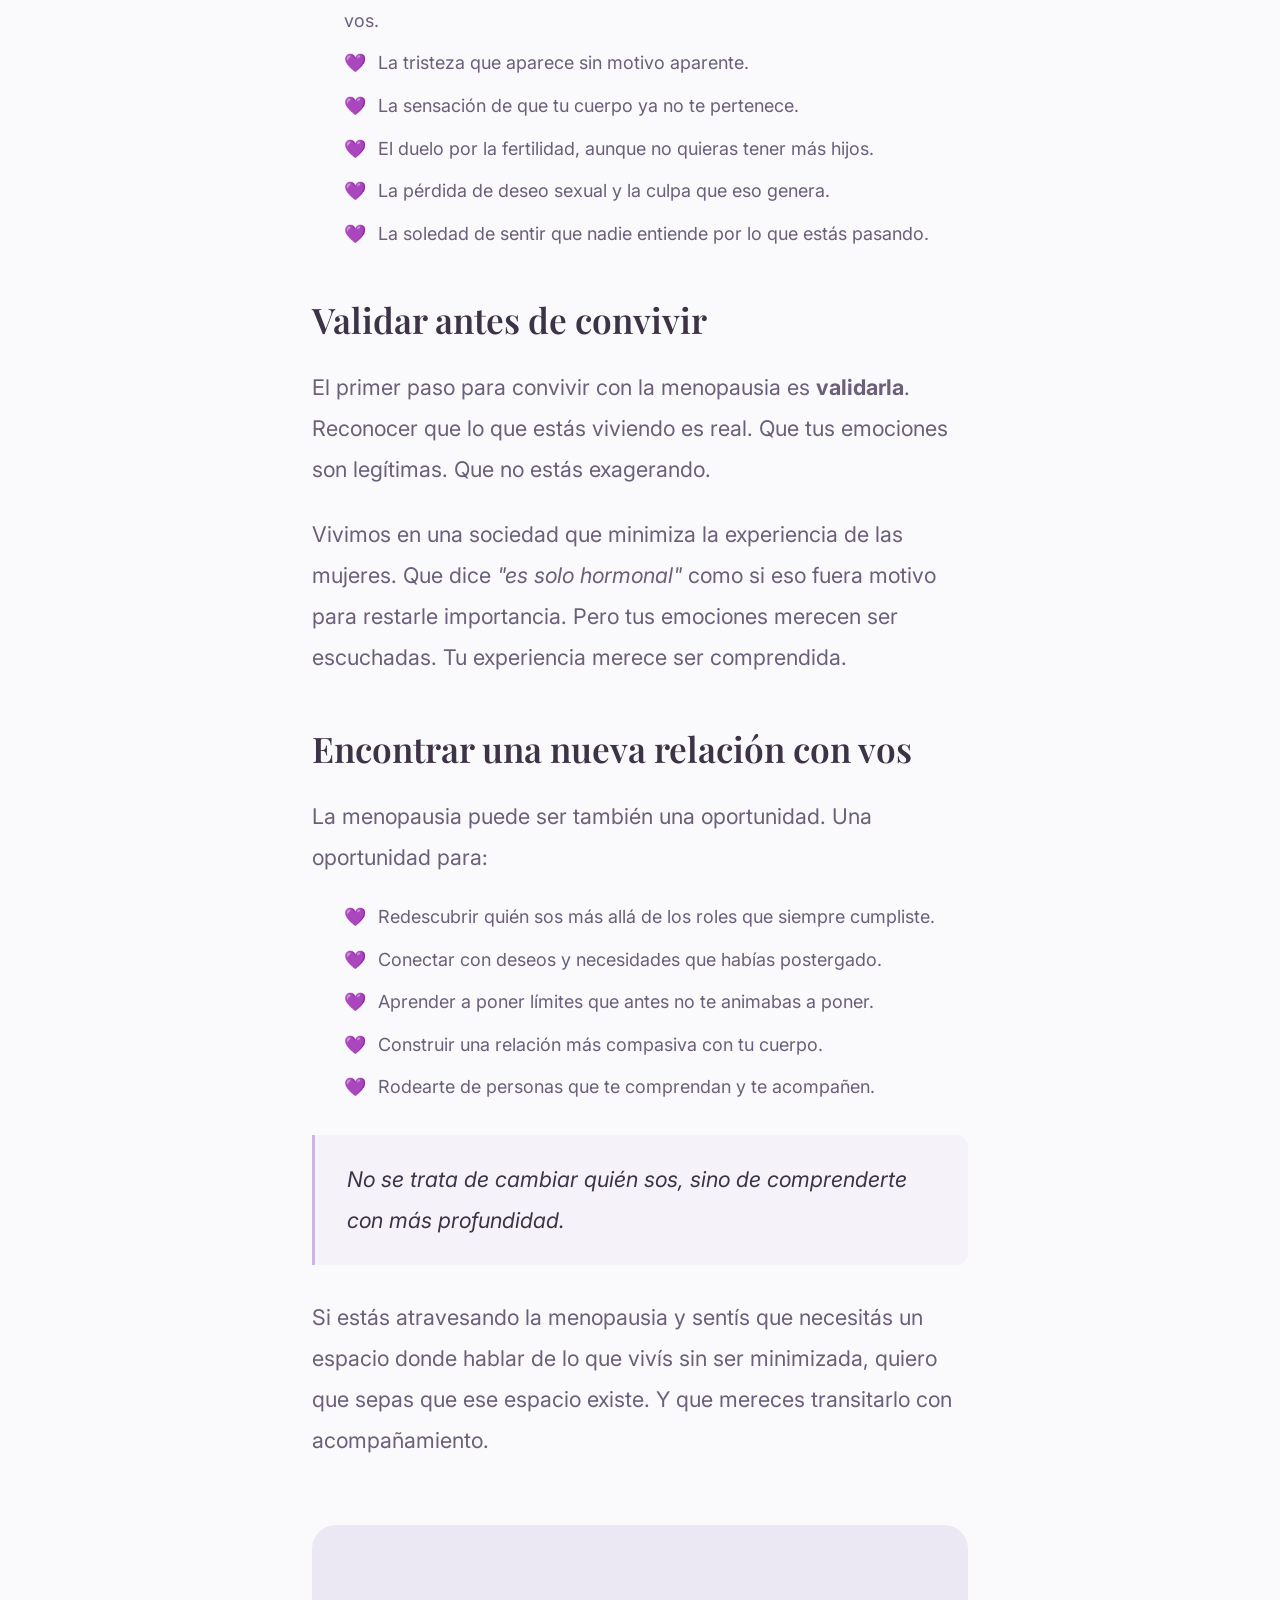
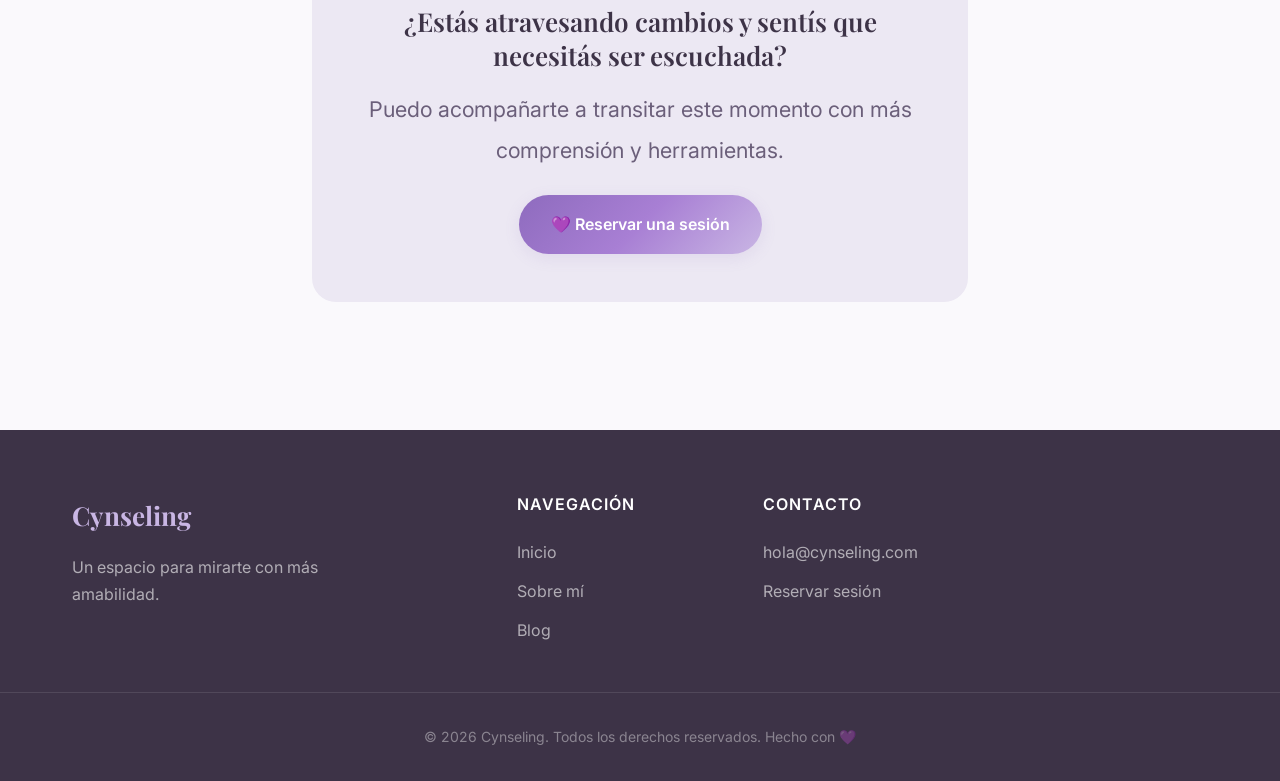
<file: blog/menopausia-validar-realidad.html>
<!DOCTYPE html>
<html lang="es">
<head>
  <meta charset="UTF-8">
  <meta name="viewport" content="width=device-width, initial-scale=1.0">
  <meta name="description" content="Menopausia: validar la realidad para aprender a convivir con ella. Reflexiones sobre este cambio vital desde una mirada empática y humana.">
  <meta name="keywords" content="menopausia, cambios vitales, climaterio, emociones, counseling, acompañamiento">
  <meta property="og:title" content="Menopausia: validar la realidad para aprender a convivir con ella — Cynseling">
  <meta property="og:description" content="La menopausia no es solo un cambio hormonal. Es un momento vital que merece ser comprendido y acompañado.">
  <meta property="og:type" content="article">
  <title>Menopausia: validar la realidad para aprender a convivir con ella — Cynseling</title>
  <link rel="icon" type="image/svg+xml" href="data:image/svg+xml,<svg xmlns='http://www.w3.org/2000/svg' viewBox='0 0 100 100'><text y='.9em' font-size='90'>💜</text></svg>">
  <link rel="stylesheet" href="../css/styles.css">
</head>
<body>

  <nav class="navbar" id="navbar" role="navigation">
    <div class="container">
      <a href="../index.html" class="navbar__logo">Cyn<span>seling</span></a>
      <button class="navbar__toggle" aria-label="Abrir menú"><span></span><span></span><span></span></button>
      <div class="navbar__menu" id="navbar-menu">
        <a href="../index.html" class="navbar__link">Inicio</a>
        <a href="../index.html#sobre-mi" class="navbar__link">Sobre mí</a>
        <a href="../index.html#servicios" class="navbar__link">Sesiones</a>
        <a href="../index.html#grupos" class="navbar__link">Grupos</a>
        <a href="../index.html#recursos" class="navbar__link">Recursos</a>
        <a href="../blog.html" class="navbar__link active">Blog</a>
        <a href="../index.html#contacto" class="navbar__cta">Reservar sesión</a>
      </div>
      <div class="navbar__overlay" id="navbar-overlay"></div>
    </div>
  </nav>

  <section class="article-hero">
    <div class="container container--blog">
      <a href="../blog.html" class="article-hero__back">← Volver al blog</a>
      <h1>Menopausia: validar la realidad para aprender a convivir con ella</h1>
      <div class="article-hero__meta">
        <span>💜 Cambios vitales</span>
        <span>·</span>
        <span>8 min de lectura</span>
      </div>
    </div>
  </section>

  <article class="article-content">
    <div class="container container--blog">

      <p>
        La menopausia sigue siendo, para muchas mujeres, un tema del que se habla poco y se entiende menos. Y sin embargo, es una de las etapas más transformadoras de la vida. No solo a nivel hormonal, sino emocional, relacional e identitario.
      </p>

      <h2>Más allá de las hormonas</h2>

      <p>
        Cuando hablamos de menopausia, solemos centrarnos en los síntomas físicos: sofocos, insomnio, cambios de humor. Pero hay una dimensión que rara vez se aborda: <strong>lo que la menopausia remueve emocionalmente</strong>.
      </p>

      <p>
        Es un momento donde muchas mujeres sienten que pierden una parte de su identidad. Donde el cuerpo cambia y la sociedad parece decir que eso te hace menos. Donde la invisibilización se hace más presente que nunca.
      </p>

      <blockquote>
        <p>La menopausia no es el final de nada. Es el comienzo de una nueva relación con vos misma.</p>
      </blockquote>

      <h2>Lo que nadie te dice</h2>

      <p>
        Nadie te prepara para los cambios emocionales que vienen con la menopausia:
      </p>

      <ul>
        <li>La irritabilidad que no podés controlar y que te hace sentir que no sos vos.</li>
        <li>La tristeza que aparece sin motivo aparente.</li>
        <li>La sensación de que tu cuerpo ya no te pertenece.</li>
        <li>El duelo por la fertilidad, aunque no quieras tener más hijos.</li>
        <li>La pérdida de deseo sexual y la culpa que eso genera.</li>
        <li>La soledad de sentir que nadie entiende por lo que estás pasando.</li>
      </ul>

      <h2>Validar antes de convivir</h2>

      <p>
        El primer paso para convivir con la menopausia es <strong>validarla</strong>. Reconocer que lo que estás viviendo es real. Que tus emociones son legítimas. Que no estás exagerando.
      </p>

      <p>
        Vivimos en una sociedad que minimiza la experiencia de las mujeres. Que dice <em>"es solo hormonal"</em> como si eso fuera motivo para restarle importancia. Pero tus emociones merecen ser escuchadas. Tu experiencia merece ser comprendida.
      </p>

      <h2>Encontrar una nueva relación con vos</h2>

      <p>
        La menopausia puede ser también una oportunidad. Una oportunidad para:
      </p>

      <ul>
        <li>Redescubrir quién sos más allá de los roles que siempre cumpliste.</li>
        <li>Conectar con deseos y necesidades que habías postergado.</li>
        <li>Aprender a poner límites que antes no te animabas a poner.</li>
        <li>Construir una relación más compasiva con tu cuerpo.</li>
        <li>Rodearte de personas que te comprendan y te acompañen.</li>
      </ul>

      <blockquote>
        <p>No se trata de cambiar quién sos, sino de comprenderte con más profundidad.</p>
      </blockquote>

      <p>
        Si estás atravesando la menopausia y sentís que necesitás un espacio donde hablar de lo que vivís sin ser minimizada, quiero que sepas que ese espacio existe. Y que mereces transitarlo con acompañamiento.
      </p>

      <div class="article-cta">
        <h3>¿Estás atravesando cambios y sentís que necesitás ser escuchada?</h3>
        <p>Puedo acompañarte a transitar este momento con más comprensión y herramientas.</p>
        <a href="../index.html#contacto" class="btn btn--primary">💜 Reservar una sesión</a>
      </div>
    </div>
  </article>

  <footer class="footer" role="contentinfo">
    <div class="container">
      <div class="footer__brand">
        <div class="footer__logo">Cynseling</div>
        <p class="footer__desc">Un espacio para mirarte con más amabilidad.</p>
      </div>
      <div><h4 class="footer__title">Navegación</h4><nav class="footer__links"><a href="../index.html" class="footer__link">Inicio</a><a href="../index.html#sobre-mi" class="footer__link">Sobre mí</a><a href="../blog.html" class="footer__link">Blog</a></nav></div>
      <div><h4 class="footer__title">Contacto</h4><div class="footer__links"><a href="mailto:hola@cynseling.com" class="footer__link">hola@cynseling.com</a><a href="../index.html#contacto" class="footer__link">Reservar sesión</a></div></div>
    </div>
    <div class="footer__bottom"><p class="footer__copyright">© 2026 Cynseling. Todos los derechos reservados. Hecho con 💜</p></div>
  </footer>
  <script src="../js/main.js"></script>
</body>
</html>
</file>
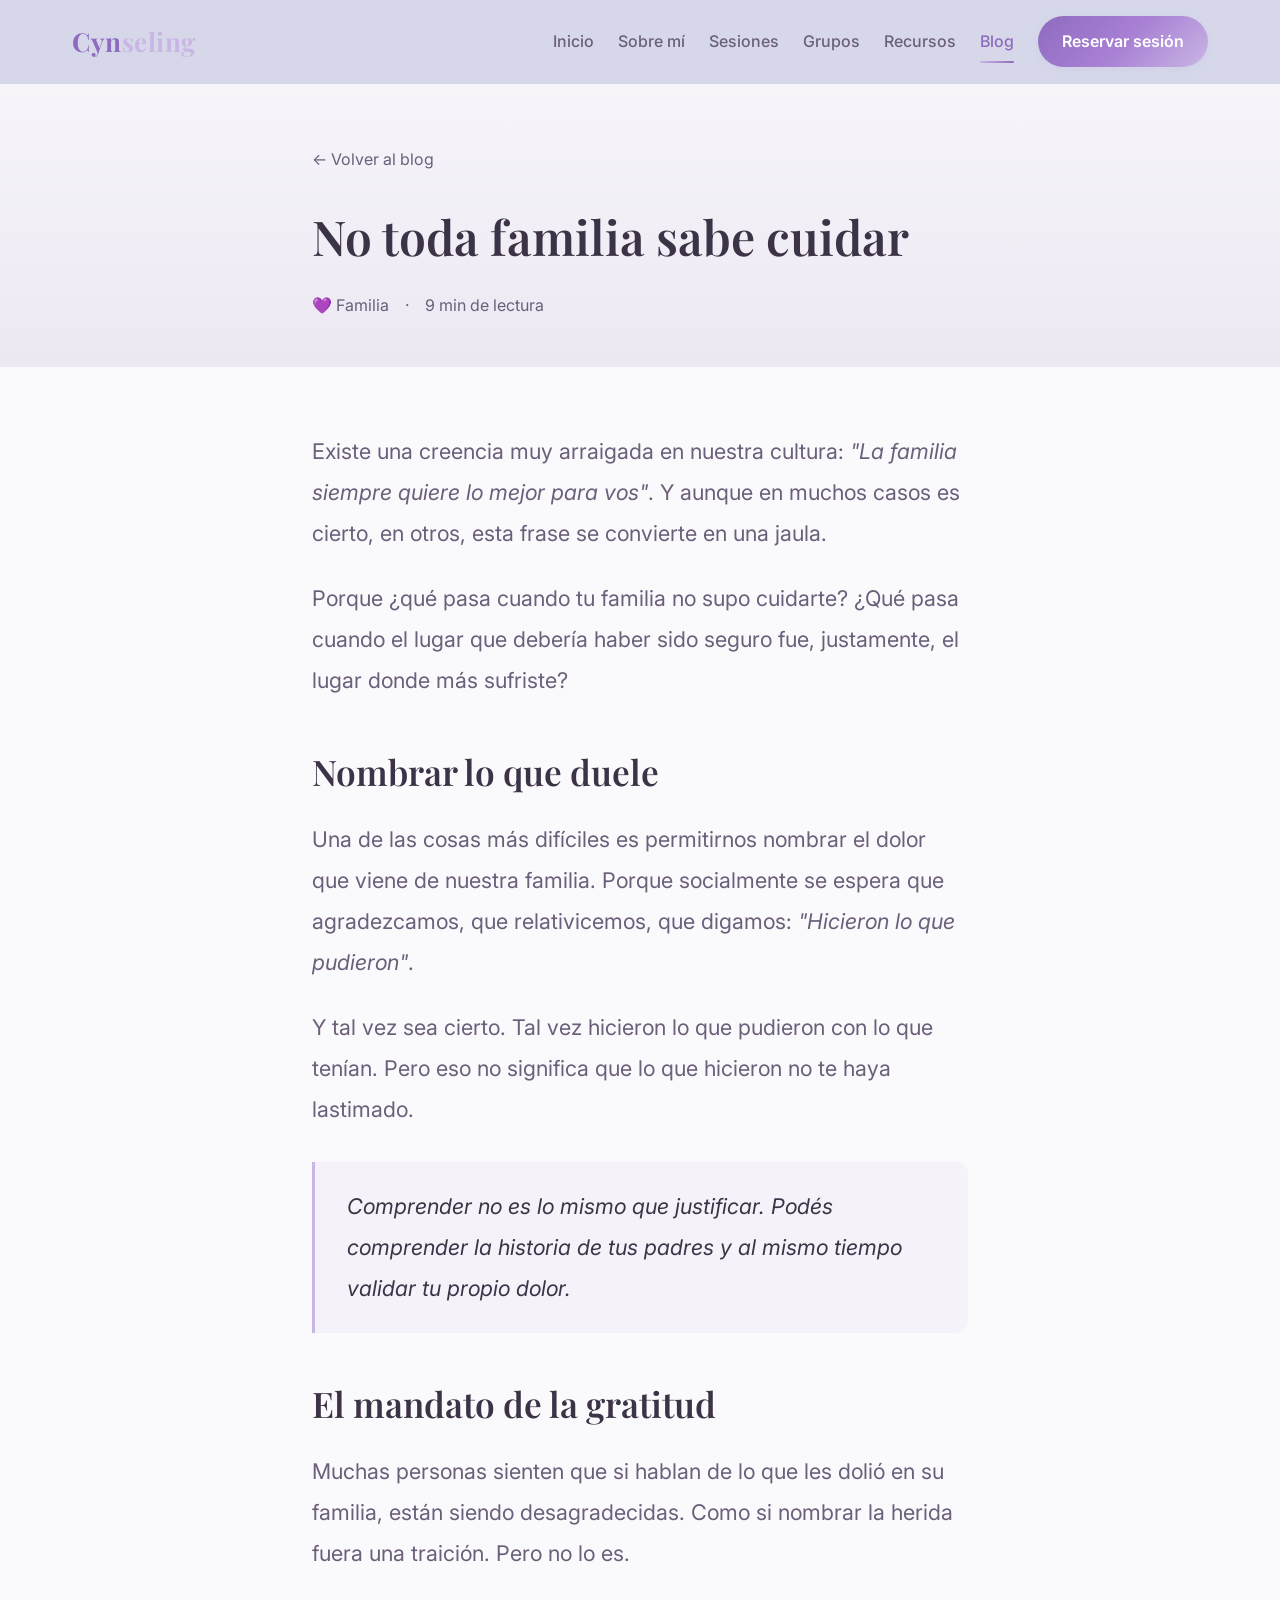
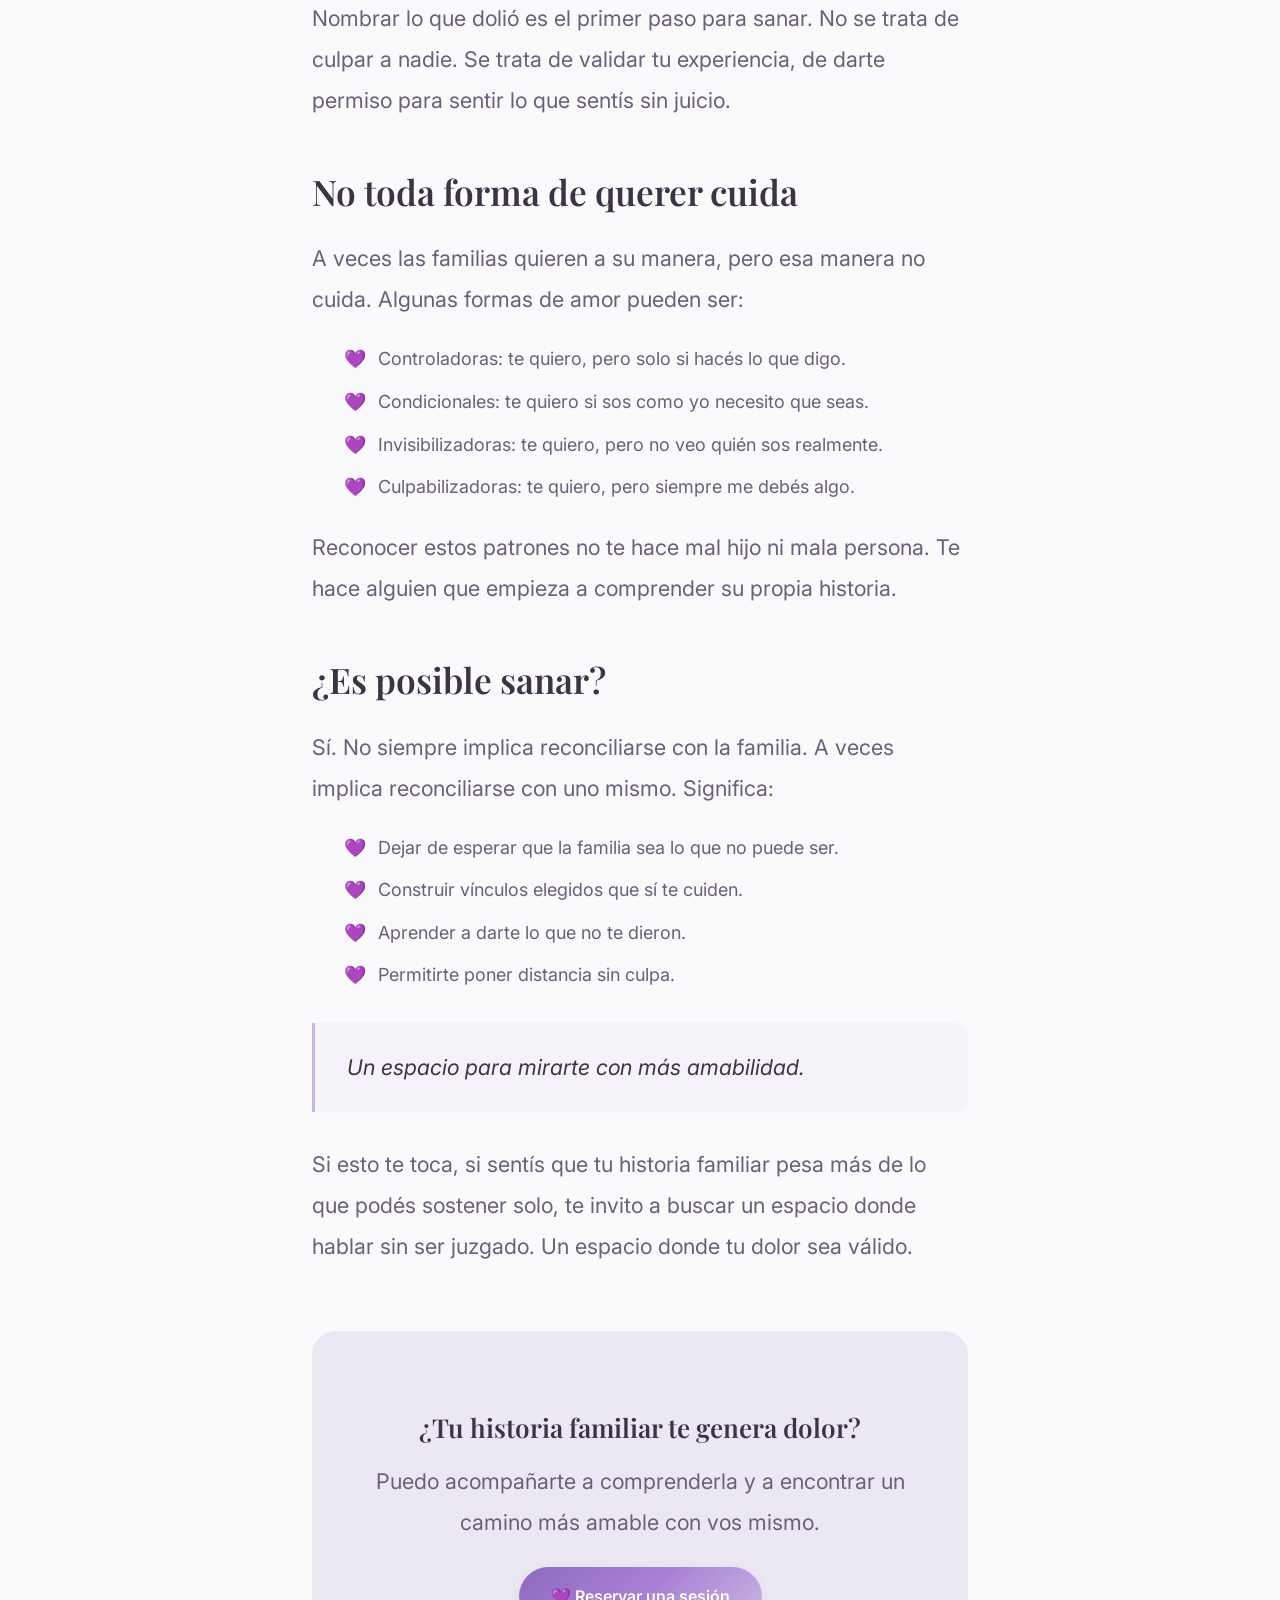
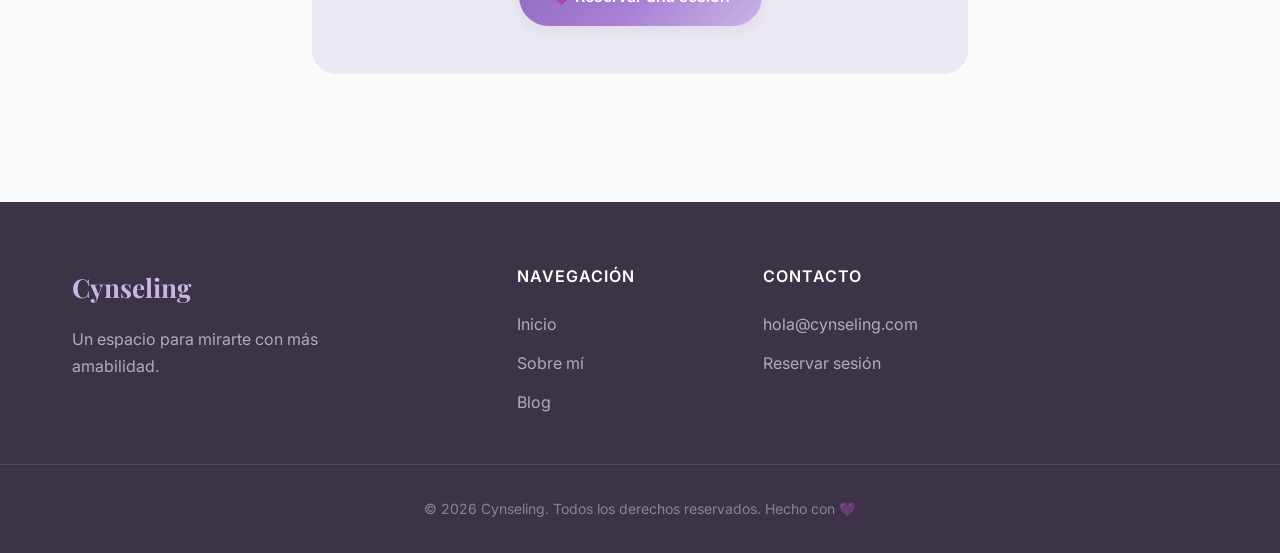
<file: blog/no-toda-familia-sabe-cuidar.html>
<!DOCTYPE html>
<html lang="es">
<head>
  <meta charset="UTF-8">
  <meta name="viewport" content="width=device-width, initial-scale=1.0">
  <meta name="description" content="No toda familia sabe cuidar. Reconocer las heridas familiares es el primer paso para sanar y aprender a cuidarte.">
  <meta name="keywords" content="familia, heridas familiares, relaciones tóxicas, sanar, cuidarse, counseling">
  <meta property="og:title" content="No toda familia sabe cuidar — Cynseling">
  <meta property="og:description" content="Reconocer que tu familia no supo cuidarte no te convierte en mal hijo. Te convierte en alguien que empieza a cuidarse.">
  <meta property="og:type" content="article">
  <title>No toda familia sabe cuidar — Cynseling</title>
  <link rel="icon" type="image/svg+xml" href="data:image/svg+xml,<svg xmlns='http://www.w3.org/2000/svg' viewBox='0 0 100 100'><text y='.9em' font-size='90'>💜</text></svg>">
  <link rel="stylesheet" href="../css/styles.css">
</head>
<body>

  <nav class="navbar" id="navbar" role="navigation">
    <div class="container">
      <a href="../index.html" class="navbar__logo">Cyn<span>seling</span></a>
      <button class="navbar__toggle" aria-label="Abrir menú"><span></span><span></span><span></span></button>
      <div class="navbar__menu" id="navbar-menu">
        <a href="../index.html" class="navbar__link">Inicio</a>
        <a href="../index.html#sobre-mi" class="navbar__link">Sobre mí</a>
        <a href="../index.html#servicios" class="navbar__link">Sesiones</a>
        <a href="../index.html#grupos" class="navbar__link">Grupos</a>
        <a href="../index.html#recursos" class="navbar__link">Recursos</a>
        <a href="../blog.html" class="navbar__link active">Blog</a>
        <a href="../index.html#contacto" class="navbar__cta">Reservar sesión</a>
      </div>
      <div class="navbar__overlay" id="navbar-overlay"></div>
    </div>
  </nav>

  <section class="article-hero">
    <div class="container container--blog">
      <a href="../blog.html" class="article-hero__back">← Volver al blog</a>
      <h1>No toda familia sabe cuidar</h1>
      <div class="article-hero__meta">
        <span>💜 Familia</span>
        <span>·</span>
        <span>9 min de lectura</span>
      </div>
    </div>
  </section>

  <article class="article-content">
    <div class="container container--blog">

      <p>
        Existe una creencia muy arraigada en nuestra cultura: <em>"La familia siempre quiere lo mejor para vos"</em>. Y aunque en muchos casos es cierto, en otros, esta frase se convierte en una jaula.
      </p>

      <p>
        Porque ¿qué pasa cuando tu familia no supo cuidarte? ¿Qué pasa cuando el lugar que debería haber sido seguro fue, justamente, el lugar donde más sufriste?
      </p>

      <h2>Nombrar lo que duele</h2>

      <p>
        Una de las cosas más difíciles es permitirnos nombrar el dolor que viene de nuestra familia. Porque socialmente se espera que agradezcamos, que relativicemos, que digamos: <em>"Hicieron lo que pudieron"</em>.
      </p>

      <p>
        Y tal vez sea cierto. Tal vez hicieron lo que pudieron con lo que tenían. Pero eso no significa que lo que hicieron no te haya lastimado.
      </p>

      <blockquote>
        <p>Comprender no es lo mismo que justificar. Podés comprender la historia de tus padres y al mismo tiempo validar tu propio dolor.</p>
      </blockquote>

      <h2>El mandato de la gratitud</h2>

      <p>
        Muchas personas sienten que si hablan de lo que les dolió en su familia, están siendo desagradecidas. Como si nombrar la herida fuera una traición. Pero no lo es.
      </p>

      <p>
        Nombrar lo que dolió es el primer paso para sanar. No se trata de culpar a nadie. Se trata de validar tu experiencia, de darte permiso para sentir lo que sentís sin juicio.
      </p>

      <h2>No toda forma de querer cuida</h2>

      <p>
        A veces las familias quieren a su manera, pero esa manera no cuida. Algunas formas de amor pueden ser:
      </p>

      <ul>
        <li>Controladoras: te quiero, pero solo si hacés lo que digo.</li>
        <li>Condicionales: te quiero si sos como yo necesito que seas.</li>
        <li>Invisibilizadoras: te quiero, pero no veo quién sos realmente.</li>
        <li>Culpabilizadoras: te quiero, pero siempre me debés algo.</li>
      </ul>

      <p>
        Reconocer estos patrones no te hace mal hijo ni mala persona. Te hace alguien que empieza a comprender su propia historia.
      </p>

      <h2>¿Es posible sanar?</h2>

      <p>
        Sí. No siempre implica reconciliarse con la familia. A veces implica reconciliarse con uno mismo. Significa:
      </p>

      <ul>
        <li>Dejar de esperar que la familia sea lo que no puede ser.</li>
        <li>Construir vínculos elegidos que sí te cuiden.</li>
        <li>Aprender a darte lo que no te dieron.</li>
        <li>Permitirte poner distancia sin culpa.</li>
      </ul>

      <blockquote>
        <p>Un espacio para mirarte con más amabilidad.</p>
      </blockquote>

      <p>
        Si esto te toca, si sentís que tu historia familiar pesa más de lo que podés sostener solo, te invito a buscar un espacio donde hablar sin ser juzgado. Un espacio donde tu dolor sea válido.
      </p>

      <div class="article-cta">
        <h3>¿Tu historia familiar te genera dolor?</h3>
        <p>Puedo acompañarte a comprenderla y a encontrar un camino más amable con vos mismo.</p>
        <a href="../index.html#contacto" class="btn btn--primary">💜 Reservar una sesión</a>
      </div>
    </div>
  </article>

  <footer class="footer" role="contentinfo">
    <div class="container">
      <div class="footer__brand">
        <div class="footer__logo">Cynseling</div>
        <p class="footer__desc">Un espacio para mirarte con más amabilidad.</p>
      </div>
      <div><h4 class="footer__title">Navegación</h4><nav class="footer__links"><a href="../index.html" class="footer__link">Inicio</a><a href="../index.html#sobre-mi" class="footer__link">Sobre mí</a><a href="../blog.html" class="footer__link">Blog</a></nav></div>
      <div><h4 class="footer__title">Contacto</h4><div class="footer__links"><a href="mailto:hola@cynseling.com" class="footer__link">hola@cynseling.com</a><a href="../index.html#contacto" class="footer__link">Reservar sesión</a></div></div>
    </div>
    <div class="footer__bottom"><p class="footer__copyright">© 2026 Cynseling. Todos los derechos reservados. Hecho con 💜</p></div>
  </footer>
  <script src="../js/main.js"></script>
</body>
</html>
</file>
<file: css/styles.css>
/* ============================================================
   CYNSELING — Design System & Global Styles
   A warm, human, professional counseling website
   ============================================================ */

/* ---------- Google Fonts ---------- */
@import url('https://fonts.googleapis.com/css2?family=Inter:wght@300;400;500;600&family=Playfair+Display:ital,wght@0,400;0,500;0,600;0,700;1,400;1,500&display=swap');

/* ---------- CSS Custom Properties ---------- */
:root {
  /* Colors */
  --color-primary: #C9B6E4;
  --color-primary-light: #DDD0F0;
  --color-primary-dark: #8E6BBE;
  --color-secondary: #8E6BBE;
  --color-bg: #FAF9FC;
  --color-bg-alt: #ECE8F3;
  --color-bg-soft: #F5F2FA;
  --color-accent: #E6D6E8;
  --color-text: #3D3347;
  --color-text-secondary: #6B5F7A;
  --color-text-light: #9488A3;
  --color-white: #FFFFFF;
  --color-border: rgba(142, 107, 190, 0.15);

  /* Gradients */
  --gradient-primary: linear-gradient(135deg, #C9B6E4 0%, #8E6BBE 100%);
  --gradient-soft: linear-gradient(135deg, #ECE8F3 0%, #E6D6E8 50%, #DDD0F0 100%);
  --gradient-cta: linear-gradient(135deg, #8E6BBE 0%, #A87FD4 50%, #C9B6E4 100%);
  --gradient-hero: linear-gradient(180deg, #FAF9FC 0%, #ECE8F3 100%);

  /* Typography */
  --font-heading: 'Playfair Display', Georgia, 'Times New Roman', serif;
  --font-body: 'Inter', -apple-system, BlinkMacSystemFont, 'Segoe UI', sans-serif;

  /* Font Sizes (fluid) */
  --text-xs: clamp(0.75rem, 0.7rem + 0.25vw, 0.875rem);
  --text-sm: clamp(0.875rem, 0.8rem + 0.35vw, 1rem);
  --text-base: clamp(1rem, 0.95rem + 0.25vw, 1.125rem);
  --text-lg: clamp(1.125rem, 1rem + 0.5vw, 1.35rem);
  --text-xl: clamp(1.25rem, 1.1rem + 0.75vw, 1.625rem);
  --text-2xl: clamp(1.5rem, 1.2rem + 1.25vw, 2.25rem);
  --text-3xl: clamp(1.875rem, 1.4rem + 2vw, 3rem);
  --text-4xl: clamp(2.25rem, 1.6rem + 2.75vw, 3.75rem);

  /* Spacing */
  --space-xs: 0.5rem;
  --space-sm: 0.75rem;
  --space-md: 1rem;
  --space-lg: 1.5rem;
  --space-xl: 2rem;
  --space-2xl: 3rem;
  --space-3xl: 4rem;
  --space-4xl: 6rem;
  --space-5xl: 8rem;

  /* Layout */
  --container-max: 1200px;
  --container-narrow: 800px;
  --container-blog: 720px;

  /* Borders */
  --radius-sm: 8px;
  --radius-md: 12px;
  --radius-lg: 16px;
  --radius-xl: 24px;
  --radius-2xl: 32px;
  --radius-full: 9999px;

  /* Shadows */
  --shadow-sm: 0 2px 8px rgba(142, 107, 190, 0.08);
  --shadow-md: 0 4px 16px rgba(142, 107, 190, 0.12);
  --shadow-lg: 0 8px 32px rgba(142, 107, 190, 0.16);
  --shadow-xl: 0 16px 48px rgba(142, 107, 190, 0.2);
  --shadow-glow: 0 0 24px rgba(201, 182, 228, 0.4);

  /* Transitions */
  --transition-fast: 0.2s ease;
  --transition-base: 0.3s ease;
  --transition-slow: 0.5s ease;
  --transition-spring: 0.4s cubic-bezier(0.34, 1.56, 0.64, 1);
}

/* ---------- Modern Reset ---------- */
*,
*::before,
*::after {
  box-sizing: border-box;
  margin: 0;
  padding: 0;
}

html {
  scroll-behavior: smooth;
  -webkit-text-size-adjust: 100%;
  scroll-padding-top: 80px;
}

body {
  font-family: var(--font-body);
  font-size: var(--text-base);
  line-height: 1.7;
  color: var(--color-text);
  background-color: var(--color-bg);
  -webkit-font-smoothing: antialiased;
  -moz-osx-font-smoothing: grayscale;
  overflow-x: hidden;
}

img {
  max-width: 100%;
  height: auto;
  display: block;
}

a {
  color: var(--color-secondary);
  text-decoration: none;
  transition: color var(--transition-fast);
}

a:hover {
  color: var(--color-primary-dark);
}

ul,
ol {
  list-style: none;
}

button {
  font-family: inherit;
  cursor: pointer;
  border: none;
  background: none;
}

h1,
h2,
h3,
h4,
h5,
h6 {
  font-family: var(--font-heading);
  line-height: 1.3;
  color: var(--color-text);
  font-weight: 600;
}

h1 {
  font-size: var(--text-4xl);
}

h2 {
  font-size: var(--text-3xl);
}

h3 {
  font-size: var(--text-2xl);
}

h4 {
  font-size: var(--text-xl);
}

p {
  margin-bottom: var(--space-md);
  color: var(--color-text-secondary);
}

/* ---------- Layout Utilities ---------- */
.container {
  width: 100%;
  max-width: var(--container-max);
  margin: 0 auto;
  padding: 0 var(--space-xl);
}

.container--narrow {
  max-width: var(--container-narrow);
}

.container--blog {
  max-width: var(--container-blog);
}

.section {
  padding: var(--space-5xl) 0;
  position: relative;
}

.section--alt {
  background-color: var(--color-bg-alt);
}

.section--soft {
  background-color: var(--color-bg-soft);
}

.section-header {
  text-align: center;
  max-width: 700px;
  margin: 0 auto var(--space-3xl);
}

.section-header h2 {
  margin-bottom: var(--space-lg);
  position: relative;
}

.section-header h2::after {
  content: '';
  display: block;
  width: 60px;
  height: 3px;
  background: var(--gradient-primary);
  border-radius: var(--radius-full);
  margin: var(--space-md) auto 0;
}

.section-header p {
  font-size: var(--text-lg);
}

/* ---------- NAVBAR ---------- */
.navbar {
  position: fixed;
  top: 0;
  left: 0;
  right: 0;
  z-index: 1000;
  background: #d6d8ea;
  backdrop-filter: blur(20px);
  -webkit-backdrop-filter: blur(20px);
  border-bottom: 1px solid transparent;
  transition: all var(--transition-base);
  padding: var(--space-md) 0;
}

.navbar.scrolled {
  background: #d6d8ea;
  border-bottom-color: var(--color-border);
  box-shadow: var(--shadow-sm);
  padding: var(--space-sm) 0;
}

.navbar .container {
  display: flex;
  align-items: center;
  justify-content: space-between;
}

.navbar__logo {
  font-family: var(--font-heading);
  font-size: var(--text-xl);
  font-weight: 700;
  color: var(--color-secondary);
  letter-spacing: 0.5px;
  transition: color var(--transition-fast);
}

.navbar__logo span {
  color: var(--color-primary);
}

.navbar__menu {
  display: flex;
  align-items: center;
  gap: var(--space-lg);
}

.navbar__link {
  font-size: var(--text-sm);
  font-weight: 500;
  color: var(--color-text-secondary);
  position: relative;
  padding: var(--space-xs) 0;
  transition: color var(--transition-fast);
}

.navbar__link::after {
  content: '';
  position: absolute;
  bottom: 0;
  left: 0;
  width: 0;
  height: 2px;
  background: var(--gradient-primary);
  border-radius: var(--radius-full);
  transition: width var(--transition-base);
}

.navbar__link:hover,
.navbar__link.active {
  color: var(--color-secondary);
}

.navbar__link:hover::after,
.navbar__link.active::after {
  width: 100%;
}

.navbar__cta {
  font-size: var(--text-sm);
  font-weight: 600;
  color: var(--color-white);
  background: var(--gradient-cta);
  padding: var(--space-sm) var(--space-lg);
  border-radius: var(--radius-full);
  transition: all var(--transition-base);
  box-shadow: var(--shadow-sm);
  text-align: center;
}

.navbar__cta:hover {
  color: var(--color-white);
  transform: translateY(-1px);
  box-shadow: var(--shadow-md);
}

/* Mobile hamburger */
.navbar__toggle {
  display: none;
  flex-direction: column;
  gap: 5px;
  padding: var(--space-xs);
  z-index: 1001;
}

.navbar__toggle span {
  display: block;
  width: 24px;
  height: 2px;
  background: var(--color-text);
  border-radius: var(--radius-full);
  transition: all var(--transition-base);
  transform-origin: center;
}

.navbar__toggle.active span:nth-child(1) {
  transform: rotate(45deg) translate(5px, 5px);
}

.navbar__toggle.active span:nth-child(2) {
  opacity: 0;
}

.navbar__toggle.active span:nth-child(3) {
  transform: rotate(-45deg) translate(5px, -5px);
}

/* ---------- BUTTONS ---------- */
.btn {
  display: inline-flex;
  align-items: center;
  gap: var(--space-sm);
  font-family: var(--font-body);
  font-size: var(--text-sm);
  font-weight: 600;
  padding: var(--space-md) var(--space-xl);
  border-radius: var(--radius-full);
  transition: all var(--transition-base);
  cursor: pointer;
  border: none;
  text-align: center;
  white-space: normal;
  justify-content: center;
}

.btn--primary {
  color: var(--color-white);
  background: var(--gradient-cta);
  box-shadow: var(--shadow-md);
}

.btn--primary:hover {
  color: var(--color-white);
  transform: translateY(-2px);
  box-shadow: var(--shadow-lg), var(--shadow-glow);
}

.btn--primary:active {
  transform: translateY(0);
}

.btn--secondary {
  color: var(--color-secondary);
  background: var(--color-white);
  border: 2px solid var(--color-primary);
  box-shadow: var(--shadow-sm);
}

.btn--secondary:hover {
  color: var(--color-white);
  background: var(--gradient-cta);
  border-color: transparent;
  transform: translateY(-2px);
  box-shadow: var(--shadow-md);
}

.btn--ghost {
  color: var(--color-white);
  background: rgba(255, 255, 255, 0.15);
  backdrop-filter: blur(8px);
  border: 1px solid rgba(255, 255, 255, 0.3);
}

.btn--ghost:hover {
  color: var(--color-white);
  background: rgba(255, 255, 255, 0.25);
  transform: translateY(-2px);
}

.btn--lg {
  padding: var(--space-lg) var(--space-2xl);
  font-size: var(--text-base);
}

/* ---------- HERO ---------- */
.hero {
  min-height: 100vh;
  display: flex;
  align-items: center;
  background: var(--gradient-hero);
  padding-top: 100px;
  position: relative;
  overflow: hidden;
}

.hero::before {
  content: '';
  position: absolute;
  top: -30%;
  right: -20%;
  width: 600px;
  height: 600px;
  background: radial-gradient(circle, rgba(201, 182, 228, 0.2) 0%, transparent 70%);
  border-radius: 50%;
  pointer-events: none;
}

.hero::after {
  content: '';
  position: absolute;
  bottom: -20%;
  left: -10%;
  width: 400px;
  height: 400px;
  background: radial-gradient(circle, rgba(230, 214, 232, 0.25) 0%, transparent 70%);
  border-radius: 50%;
  pointer-events: none;
}

.hero .container {
  display: grid;
  grid-template-columns: 1fr 1fr;
  gap: var(--space-3xl);
  align-items: center;
  position: relative;
  z-index: 1;
}

.hero__content {
  max-width: 560px;
}

.hero__badge {
  display: inline-flex;
  align-items: center;
  gap: var(--space-xs);
  font-size: var(--text-xs);
  font-weight: 500;
  color: var(--color-secondary);
  background: rgba(142, 107, 190, 0.1);
  padding: var(--space-xs) var(--space-md);
  border-radius: var(--radius-full);
  margin-bottom: var(--space-lg);
  letter-spacing: 0.5px;
  text-transform: uppercase;
}

.hero__title {
  font-size: var(--text-2xl);
  color: var(--color-text);
  margin-bottom: var(--space-lg);
  font-weight: 600;
  line-height: 1.4;
  letter-spacing: -0.01em;
  text-align: justify;
}

.hero__title em {
  font-style: italic;
  color: var(--color-secondary);
}

.hero__subtitle {
  font-size: var(--text-lg);
  color: var(--color-text-secondary);
  line-height: 1.8;
  margin-bottom: var(--space-2xl);
  text-align: justify;
}

.hero__buttons {
  display: flex;
  gap: var(--space-md);
  flex-wrap: wrap;
}

.hero__image {
  position: relative;
  display: flex;
  justify-content: center;
}

.hero__image-wrapper {
  position: relative;
  border-radius: var(--radius-2xl);
  overflow: hidden;
  box-shadow: var(--shadow-xl);
  max-width: 420px;
  width: 100%;
}

.hero__image-wrapper::before {
  content: '';
  position: absolute;
  inset: 0;
  border-radius: var(--radius-2xl);
  padding: 3px;
  background: var(--gradient-primary);
  -webkit-mask: linear-gradient(#fff 0 0) content-box, linear-gradient(#fff 0 0);
  mask: linear-gradient(#fff 0 0) content-box, linear-gradient(#fff 0 0);
  -webkit-mask-composite: xor;
  mask-composite: exclude;
  pointer-events: none;
  z-index: 1;
}

.hero__image-wrapper img {
  width: 100%;
  aspect-ratio: 714 / 1236;
  object-fit: cover;
  object-position: top center;
  border-radius: var(--radius-2xl);
}

.hero__float-card {
  position: absolute;
  background: rgba(255, 255, 255, 0.9);
  backdrop-filter: blur(12px);
  border-radius: var(--radius-lg);
  padding: var(--space-md) var(--space-lg);
  box-shadow: var(--shadow-lg);
  animation: float 6s ease-in-out infinite;
}

.hero__float-card--top {
  top: 10%;
  right: -20px;
}

.hero__float-card--bottom {
  bottom: 15%;
  left: -20px;
  animation-delay: -3s;
}

.hero__float-card .icon {
  font-size: 1.5rem;
  margin-bottom: var(--space-xs);
}

.hero__float-card .text {
  font-size: var(--text-xs);
  font-weight: 500;
  color: var(--color-text);
}

@keyframes float {

  0%,
  100% {
    transform: translateY(0);
  }

  50% {
    transform: translateY(-10px);
  }
}

/* ---------- IDENTIFY SECTION ---------- */
.identify__grid {
  display: grid;
  grid-template-columns: repeat(auto-fit, minmax(280px, 1fr));
  gap: var(--space-lg);
  margin-bottom: var(--space-3xl);
}

.identify__item {
  display: flex;
  align-items: flex-start;
  gap: var(--space-md);
  padding: var(--space-lg);
  background: var(--color-white);
  border-radius: var(--radius-lg);
  border: 1px solid var(--color-border);
  transition: all var(--transition-base);
}

.identify__item:hover {
  transform: translateY(-4px);
  box-shadow: var(--shadow-md);
  border-color: var(--color-primary);
}

.identify__icon {
  flex-shrink: 0;
  width: 44px;
  height: 44px;
  display: flex;
  align-items: center;
  justify-content: center;
  background: rgba(201, 182, 228, 0.15);
  border-radius: var(--radius-md);
  color: var(--color-secondary);
}

.identify__icon svg {
  width: 22px;
  height: 22px;
}

.identify__text {
  font-size: var(--text-base);
  color: var(--color-text);
  margin: 0;
  font-weight: 400;
  line-height: 1.6;
}

.identify__cta {
  text-align: center;
}

.identify__cta h3 {
  font-size: var(--text-2xl);
  color: var(--color-secondary);
  font-style: italic;
}

/* ---------- MIRADA / APPROACH SECTION ---------- */
.mirada {
  background: var(--color-bg-soft);
}

.mirada .container {
  display: grid;
  grid-template-columns: 1fr 1.2fr;
  gap: var(--space-3xl);
  align-items: center;
}

.mirada__image {
  border-radius: var(--radius-2xl);
  overflow: hidden;
  box-shadow: var(--shadow-lg);
  position: relative;
}

.mirada__image img {
  width: 100%;
  aspect-ratio: 3/4;
  object-fit: cover;
}

.mirada__content h2 {
  font-size: var(--text-2xl);
  font-style: italic;
  color: var(--color-secondary);
  margin-bottom: var(--space-xl);
  line-height: 1.4;
}

.mirada__content p {
  font-size: var(--text-lg);
  line-height: 1.9;
  margin-bottom: var(--space-lg);
}

.mirada__content p:last-child {
  margin-bottom: 0;
}

/* ---------- SERVICES CARDS ---------- */
.services__grid {
  display: grid;
  grid-template-columns: repeat(3, 1fr);
  gap: var(--space-xl);
}

.service-card {
  background: rgba(255, 255, 255, 0.7);
  backdrop-filter: blur(16px);
  -webkit-backdrop-filter: blur(16px);
  border: 1px solid var(--color-border);
  border-radius: var(--radius-xl);
  padding: var(--space-2xl);
  text-align: center;
  transition: all var(--transition-base);
  position: relative;
  overflow: hidden;
}

.service-card::before {
  content: '';
  position: absolute;
  top: 0;
  left: 0;
  right: 0;
  height: 4px;
  background: var(--gradient-primary);
  opacity: 0;
  transition: opacity var(--transition-base);
}

.service-card:hover {
  transform: translateY(-6px);
  box-shadow: var(--shadow-lg);
  border-color: var(--color-primary);
}

.service-card:hover::before {
  opacity: 1;
}

.service-card__icon {
  width: 64px;
  height: 64px;
  margin: 0 auto var(--space-lg);
  display: flex;
  align-items: center;
  justify-content: center;
  background: var(--gradient-soft);
  border-radius: var(--radius-lg);
  font-size: 2rem;
}

.service-card__title {
  font-size: var(--text-xl);
  margin-bottom: var(--space-md);
  color: var(--color-text);
}

.service-card__desc {
  font-size: var(--text-base);
  color: var(--color-text-secondary);
  line-height: 1.7;
  margin: 0;
}

/* ---------- SPECIALTIES ---------- */
.specialties__grid {
  display: grid;
  grid-template-columns: repeat(3, 1fr);
  gap: var(--space-lg);
}

.specialty-item {
  display: flex;
  align-items: center;
  gap: var(--space-md);
  padding: var(--space-lg) var(--space-xl);
  background: var(--color-white);
  border-radius: var(--radius-lg);
  border: 1px solid var(--color-border);
  transition: all var(--transition-base);
}

.specialty-item:hover {
  transform: translateX(4px);
  border-color: var(--color-primary);
  box-shadow: var(--shadow-sm);
}

.specialty-item__icon {
  flex-shrink: 0;
  width: 48px;
  height: 48px;
  display: flex;
  align-items: center;
  justify-content: center;
  background: rgba(201, 182, 228, 0.15);
  border-radius: var(--radius-md);
  font-size: 1.3rem;
}

.specialty-item__text {
  font-size: var(--text-base);
  font-weight: 500;
  color: var(--color-text);
  margin: 0;
}

/* ---------- QUOTE BANNER ---------- */
.quote-banner {
  background: var(--gradient-cta);
  padding: var(--space-4xl) 0;
  text-align: center;
  position: relative;
  overflow: hidden;
}

.quote-banner::before {
  content: '';
  position: absolute;
  top: -50%;
  left: -20%;
  width: 500px;
  height: 500px;
  background: radial-gradient(circle, rgba(255, 255, 255, 0.1) 0%, transparent 70%);
  border-radius: 50%;
}

.quote-banner__text {
  font-family: var(--font-heading);
  font-size: var(--text-2xl);
  font-style: italic;
  color: var(--color-white);
  max-width: 700px;
  margin: 0 auto;
  line-height: 1.5;
  position: relative;
  z-index: 1;
}



/* ---------- TESTIMONIALS ---------- */
.testimonials__carousel {
  position: relative;
  max-width: 800px;
  margin: 0 auto;
  overflow: hidden;
}

.testimonials__track {
  display: flex;
  transition: transform 0.6s cubic-bezier(0.25, 1, 0.5, 1);
}

.testimonial-card {
  flex: 0 0 100%;
  padding: 0 var(--space-xl);
}

.testimonial-card__inner {
  background: var(--color-white);
  border-radius: var(--radius-xl);
  padding: var(--space-2xl) var(--space-3xl);
  text-align: center;
  border: 1px solid var(--color-border);
  box-shadow: var(--shadow-sm);
  position: relative;
}

.testimonial-card__quote {
  font-size: 3rem;
  color: var(--color-primary);
  line-height: 1;
  margin-bottom: var(--space-md);
  font-family: var(--font-heading);
}

.testimonial-card__text {
  font-size: var(--text-lg);
  font-style: italic;
  color: var(--color-text);
  line-height: 1.8;
  margin-bottom: var(--space-lg);
}

.testimonial-card__author {
  font-size: var(--text-sm);
  font-weight: 600;
  color: var(--color-secondary);
  margin: 0;
}

.testimonials__dots {
  display: flex;
  justify-content: center;
  gap: var(--space-sm);
  margin-top: var(--space-xl);
}

.testimonials__dot {
  width: 10px;
  height: 10px;
  border-radius: 50%;
  background: var(--color-primary-light);
  border: none;
  cursor: pointer;
  transition: all var(--transition-base);
  padding: 0;
}

.testimonials__dot.active {
  background: var(--color-secondary);
  transform: scale(1.2);
}

.testimonials__nav {
  position: absolute;
  top: 50%;
  transform: translateY(-50%);
  width: 44px;
  height: 44px;
  display: flex;
  align-items: center;
  justify-content: center;
  background: var(--color-white);
  border: 1px solid var(--color-border);
  border-radius: 50%;
  box-shadow: var(--shadow-sm);
  cursor: pointer;
  transition: all var(--transition-base);
  color: var(--color-secondary);
  z-index: 2;
}

.testimonials__nav:hover {
  background: var(--color-secondary);
  color: var(--color-white);
  box-shadow: var(--shadow-md);
}

.testimonials__nav--prev {
  left: -8px;
}

.testimonials__nav--next {
  right: -8px;
}

/* ---------- ABOUT SECTION ---------- */
.about .container {
  display: grid;
  grid-template-columns: 1fr 1.3fr;
  gap: var(--space-3xl);
  align-items: start;
}

.about__image {
  border-radius: var(--radius-2xl);
  overflow: hidden;
  box-shadow: var(--shadow-lg);
  position: relative;
  max-width: 420px;
  width: 100%;
  margin: 0 auto;
  margin-top: 10.5rem;
}

.about__image img {
  width: 100%;
  aspect-ratio: 714 / 1236;
  object-fit: cover;
  object-position: top center;
}

.about__content h2 {
  margin-bottom: var(--space-xl);
}

.about__content p {
  font-size: var(--text-lg);
  line-height: 1.9;
  margin-bottom: var(--space-lg);
}

.about__tags {
  display: flex;
  flex-wrap: wrap;
  gap: var(--space-sm);
  margin-top: var(--space-xl);
}

.about__tag {
  font-size: var(--text-xs);
  font-weight: 500;
  color: var(--color-secondary);
  background: rgba(142, 107, 190, 0.1);
  padding: var(--space-xs) var(--space-md);
  border-radius: var(--radius-full);
}

/* ---------- RESOURCES ---------- */
.resources__grid {
  display: grid;
  grid-template-columns: repeat(2, 1fr);
  gap: var(--space-xl);
  max-width: 1000px;
  margin: 0 auto;
}

.resource-card {
  background: var(--color-white);
  border: 1px solid var(--color-border);
  border-radius: var(--radius-xl);
  overflow: hidden;
  display: flex;
  flex-direction: column;
  transition: all var(--transition-base);
}

.resource-card:hover {
  transform: translateY(-4px);
  box-shadow: var(--shadow-md);
  border-color: var(--color-primary);
}

.resource-card__banner-container {
  width: 100%;
  aspect-ratio: 3.3 / 1;
  overflow: hidden;
  border-bottom: 1px solid var(--color-border);
  position: relative;
}

.resource-card__banner {
  width: 100%;
  height: 100%;
  object-fit: cover;
  transition: transform var(--transition-base);
}

.resource-card:hover .resource-card__banner {
  transform: scale(1.03);
}

.resource-card__body {
  padding: var(--space-xl);
  display: flex;
  flex-direction: column;
  flex-grow: 1;
  text-align: left;
}

.resource-card__title {
  font-size: var(--text-xl);
  margin-bottom: var(--space-sm);
  color: var(--color-text-primary);
}

.resource-card__desc {
  font-size: var(--text-sm);
  color: var(--color-text-secondary);
  margin-bottom: var(--space-md);
  line-height: 1.6;
}

.resource-card__list-title {
  font-size: var(--text-sm);
  font-weight: 600;
  color: var(--color-text-primary);
  margin-bottom: var(--space-xs);
}

.resource-card__list {
  list-style: none;
  padding: 0;
  margin: 0 0 var(--space-xl) 0;
}

.resource-card__list li {
  font-size: var(--text-sm);
  color: var(--color-text-secondary);
  position: relative;
  padding-left: var(--space-md);
  margin-bottom: var(--space-xs);
  line-height: 1.4;
}

.resource-card__list li::before {
  content: "💜";
  position: absolute;
  left: 0;
  font-size: 0.75rem;
}

.resource-card__body .btn {
  margin-top: auto;
  align-self: flex-start;
}


.resource-card__link {
  font-size: var(--text-sm);
  font-weight: 600;
  color: var(--color-secondary);
  display: inline-flex;
  align-items: center;
  gap: var(--space-xs);
  transition: gap var(--transition-base);
}

.resource-card__link:hover {
  gap: var(--space-sm);
}

/* ---------- CTA FINAL ---------- */
.cta-final {
  background: var(--gradient-cta);
  padding: var(--space-5xl) var(--space-xl);
  text-align: center;
  position: relative;
  overflow: hidden;
}

.cta-final::before,
.cta-final::after {
  content: '';
  position: absolute;
  border-radius: 50%;
  pointer-events: none;
}

.cta-final::before {
  top: -40%;
  right: -10%;
  width: 500px;
  height: 500px;
  background: radial-gradient(circle, rgba(255, 255, 255, 0.08) 0%, transparent 70%);
}

.cta-final::after {
  bottom: -30%;
  left: -5%;
  width: 400px;
  height: 400px;
  background: radial-gradient(circle, rgba(255, 255, 255, 0.06) 0%, transparent 70%);
}

.cta-final__content {
  position: relative;
  z-index: 1;
  max-width: 1100px;
  margin: 0 auto;
  padding: 0 var(--space-md);
}

.cta-final__title {
  font-size: var(--text-2xl);
  color: var(--color-white);
  margin-bottom: var(--space-lg);
  line-height: 1.4;
  font-style: italic;
  text-wrap: pretty;
}

.cta-final__text {
  font-size: var(--text-lg);
  color: rgba(255, 255, 255, 0.9);
  margin-bottom: var(--space-2xl);
  line-height: 1.7;
}

.cta-final .btn--ghost {
  font-size: var(--text-base);
  padding: var(--space-lg) var(--space-2xl);
}

/* ---------- FOOTER ---------- */
.footer {
  background: var(--color-text);
  color: rgba(255, 255, 255, 0.7);
  padding: var(--space-3xl) 0 var(--space-xl);
}

.footer .container {
  display: grid;
  grid-template-columns: 2fr 1fr 1fr 1fr;
  gap: var(--space-2xl);
}

.footer__brand {
  max-width: 300px;
}

.footer__logo {
  font-family: var(--font-heading);
  font-size: var(--text-xl);
  font-weight: 700;
  color: var(--color-primary);
  margin-bottom: var(--space-md);
}

.footer__desc {
  font-size: var(--text-sm);
  line-height: 1.7;
  color: rgba(255, 255, 255, 0.6);
  margin: 0;
}

.footer__title {
  font-family: var(--font-body);
  font-size: var(--text-sm);
  font-weight: 600;
  color: var(--color-white);
  margin-bottom: var(--space-lg);
  text-transform: uppercase;
  letter-spacing: 1px;
}

.footer__links {
  display: flex;
  flex-direction: column;
  gap: var(--space-sm);
}

.footer__link {
  font-size: var(--text-sm);
  color: rgba(255, 255, 255, 0.6);
  transition: color var(--transition-fast);
}

.footer__link:hover {
  color: var(--color-primary);
}

.footer__socials {
  display: flex;
  gap: var(--space-md);
  margin-top: var(--space-md);
}

.footer__social {
  width: 40px;
  height: 40px;
  display: flex;
  align-items: center;
  justify-content: center;
  background: rgba(255, 255, 255, 0.08);
  border-radius: var(--radius-md);
  color: rgba(255, 255, 255, 0.6);
  transition: all var(--transition-base);
}

.footer__social:hover {
  background: var(--color-secondary);
  color: var(--color-white);
  transform: translateY(-2px);
}

.footer__social svg {
  width: 18px;
  height: 18px;
}

.footer__bottom {
  border-top: 1px solid rgba(255, 255, 255, 0.1);
  margin-top: var(--space-2xl);
  padding-top: var(--space-xl);
  text-align: center;
}

.footer__copyright {
  font-size: var(--text-xs);
  color: rgba(255, 255, 255, 0.4);
  margin: 0;
}

/* ---------- BLOG LISTING ---------- */
.blog-hero {
  background: var(--gradient-hero);
  padding: calc(80px + var(--space-4xl)) 0 var(--space-3xl);
  text-align: center;
}

.blog-hero h1 {
  margin-bottom: var(--space-md);
}

.blog-hero p {
  font-size: var(--text-lg);
  max-width: 600px;
  margin: 0 auto;
}

.blog-grid {
  display: grid;
  grid-template-columns: repeat(auto-fit, minmax(340px, 1fr));
  gap: var(--space-xl);
}

.blog-card {
  background: var(--color-white);
  border-radius: var(--radius-xl);
  overflow: hidden;
  border: 1px solid var(--color-border);
  transition: all var(--transition-base);
}

.blog-card:hover {
  transform: translateY(-6px);
  box-shadow: var(--shadow-lg);
}

.blog-card__image {
  width: 100%;
  aspect-ratio: 16/9;
  object-fit: cover;
}

.blog-card__content {
  padding: var(--space-xl);
}

.blog-card__tag {
  font-size: var(--text-xs);
  font-weight: 500;
  color: var(--color-secondary);
  background: rgba(142, 107, 190, 0.1);
  padding: 4px 12px;
  border-radius: var(--radius-full);
  display: inline-block;
  margin-bottom: var(--space-md);
}

.blog-card__title {
  font-size: var(--text-xl);
  margin-bottom: var(--space-sm);
  transition: color var(--transition-fast);
}

.blog-card:hover .blog-card__title {
  color: var(--color-secondary);
}

.blog-card__excerpt {
  font-size: var(--text-sm);
  color: var(--color-text-secondary);
  line-height: 1.7;
  margin-bottom: var(--space-md);
}

.blog-card__link {
  font-size: var(--text-sm);
  font-weight: 600;
  color: var(--color-secondary);
  display: inline-flex;
  align-items: center;
  gap: var(--space-xs);
}

.blog-card__link:hover {
  gap: var(--space-sm);
}

/* ---------- BLOG ARTICLE ---------- */
.article-hero {
  background: var(--gradient-hero);
  padding: calc(80px + var(--space-3xl)) 0 var(--space-2xl);
}

.article-hero__back {
  display: inline-flex;
  align-items: center;
  gap: var(--space-xs);
  font-size: var(--text-sm);
  color: var(--color-text-secondary);
  margin-bottom: var(--space-xl);
  transition: color var(--transition-fast);
}

.article-hero__back:hover {
  color: var(--color-secondary);
}

.article-hero h1 {
  font-size: var(--text-3xl);
  max-width: 700px;
}

.article-hero__meta {
  display: flex;
  align-items: center;
  gap: var(--space-md);
  margin-top: var(--space-lg);
  font-size: var(--text-sm);
  color: var(--color-text-secondary);
}

.article-content {
  padding: var(--space-3xl) 0 var(--space-5xl);
}

.article-content h2 {
  font-size: var(--text-2xl);
  margin: var(--space-2xl) 0 var(--space-lg);
}

.article-content h3 {
  font-size: var(--text-xl);
  margin: var(--space-xl) 0 var(--space-md);
}

.article-content p {
  font-size: var(--text-lg);
  line-height: 1.9;
  margin-bottom: var(--space-lg);
}

.article-content blockquote {
  border-left: 3px solid var(--color-primary);
  padding: var(--space-lg) var(--space-xl);
  margin: var(--space-xl) 0;
  background: var(--color-bg-soft);
  border-radius: 0 var(--radius-md) var(--radius-md) 0;
  font-style: italic;
}

.article-content blockquote p {
  margin: 0;
  color: var(--color-text);
}

.article-content ul,
.article-content ol {
  margin: var(--space-lg) 0;
  padding-left: var(--space-xl);
}

.article-content li {
  margin-bottom: var(--space-sm);
  line-height: 1.7;
  color: var(--color-text-secondary);
}

.article-content ul li::before {
  content: '💜';
  margin-right: var(--space-sm);
}

.article-cta {
  background: var(--color-bg-alt);
  border-radius: var(--radius-xl);
  padding: var(--space-2xl);
  text-align: center;
  margin-top: var(--space-3xl);
}

.article-cta h3 {
  margin-bottom: var(--space-md);
}

.article-cta p {
  margin-bottom: var(--space-lg);
}

/* ---------- SCROLL REVEAL ANIMATIONS ---------- */
.reveal {
  opacity: 0;
  transform: translateY(30px);
  transition: opacity 0.8s ease, transform 0.8s ease;
}

.reveal.revealed {
  opacity: 1;
  transform: translateY(0);
}

.reveal--delay-1 {
  transition-delay: 0.1s;
}

.reveal--delay-2 {
  transition-delay: 0.2s;
}

.reveal--delay-3 {
  transition-delay: 0.3s;
}

.reveal--delay-4 {
  transition-delay: 0.4s;
}

.reveal--delay-5 {
  transition-delay: 0.5s;
}

.reveal--left {
  transform: translateX(-30px);
}

.reveal--left.revealed {
  transform: translateX(0);
}

.reveal--right {
  transform: translateX(30px);
}

.reveal--right.revealed {
  transform: translateX(0);
}

.reveal--scale {
  transform: scale(0.95);
}

.reveal--scale.revealed {
  transform: scale(1);
}

/* ---------- RESPONSIVE ---------- */
@media (max-width: 1024px) {
  .hero {
    min-height: auto;
    padding: calc(100px + var(--space-3xl)) 0 var(--space-4xl);
  }

  .hero .container {
    grid-template-columns: minmax(0, 1fr);
    text-align: center;
    gap: var(--space-2xl);
  }

  .btn--lg {
    padding: var(--space-md) var(--space-lg);
    font-size: var(--text-sm);
  }

  .hero__content {
    max-width: 100%;
    order: 2;
  }

  .hero__image {
    order: 1;
  }

  .hero__image-wrapper {
    max-width: 360px;
    margin: 0 auto;
  }

  .hero__buttons {
    justify-content: center;
  }

  .hero__float-card {
    display: none;
  }

  .mirada .container {
    grid-template-columns: 1fr;
    text-align: center;
  }

  .mirada__image {
    max-width: 400px;
    margin: 0 auto;
  }

  .services__grid {
    grid-template-columns: 1fr;
    max-width: 500px;
    margin: 0 auto;
  }

  .specialties__grid {
    grid-template-columns: repeat(2, 1fr);
  }

  .about .container {
    grid-template-columns: 1fr;
    text-align: center;
  }

  .about__image {
    max-width: 400px;
    margin: 0 auto;
    margin-top: 0;
  }

  .about__tags {
    justify-content: center;
  }

  .resources__grid {
    grid-template-columns: 1fr;
    max-width: 500px;
    margin: 0 auto;
  }

  .footer .container {
    grid-template-columns: repeat(2, 1fr);
  }
}

@media (max-width: 768px) {
  .section {
    padding: var(--space-3xl) 0;
  }

  .container {
    padding: 0 var(--space-lg);
  }

  .navbar__menu {
    position: fixed;
    top: 0;
    right: -100%;
    width: 80%;
    max-width: 320px;
    height: 100vh;
    background: var(--color-bg);
    flex-direction: column;
    justify-content: center;
    gap: var(--space-xl);
    padding: var(--space-2xl);
    box-shadow: var(--shadow-xl);
    transition: right var(--transition-base);
    z-index: 999;
  }

  .navbar__menu.open {
    right: 0;
  }

  .navbar__toggle {
    display: flex;
  }

  .navbar__cta {
    width: 100%;
    text-align: center;
    justify-content: center;
  }

  .hero {
    min-height: auto;
    padding: calc(80px + var(--space-2xl)) 0 var(--space-2xl);
  }

  .hero__title {
    font-size: var(--text-xl);
  }

  .hero__buttons {
    flex-direction: column;
    align-items: stretch;
  }

  .identify__grid {
    grid-template-columns: 1fr;
  }

  .specialties__grid {
    grid-template-columns: 1fr;
  }

  .testimonials__nav {
    display: none;
  }

  .testimonial-card {
    padding: 0 var(--space-sm);
  }

  .testimonial-card__inner {
    padding: var(--space-xl);
  }

  .footer .container {
    grid-template-columns: 1fr;
    text-align: center;
  }

  .footer__brand {
    max-width: 100%;
  }

  .footer__socials {
    justify-content: center;
  }

  .blog-grid {
    grid-template-columns: 1fr;
  }
}

/* ---------- Overlay for mobile menu ---------- */
.navbar__overlay {
  position: fixed;
  inset: 0;
  background: rgba(61, 51, 71, 0.4);
  backdrop-filter: blur(4px);
  opacity: 0;
  visibility: hidden;
  transition: all var(--transition-base);
  z-index: 998;
}

.navbar__overlay.open {
  opacity: 1;
  visibility: visible;
}

/* ---------- Accessibility ---------- */
@media (prefers-reduced-motion: reduce) {

  *,
  *::before,
  *::after {
    animation-duration: 0.01ms !important;
    animation-iteration-count: 1 !important;
    transition-duration: 0.01ms !important;
  }

  html {
    scroll-behavior: auto;
  }

  .reveal {
    opacity: 1;
    transform: none;
    transition: none;
  }
}

:focus-visible {
  outline: 2px solid var(--color-secondary);
  outline-offset: 2px;
  border-radius: var(--radius-sm);
}

/* ---------- Selection ---------- */
::selection {
  background: var(--color-primary);
  color: var(--color-white);
}

.navbar__logo-img {
  max-height: 120px;
  height: auto;
  max-width: 100%;
  width: auto;
  transition: max-height 0.3s ease;
}

@media (max-width: 768px) {
  .navbar__logo-img {
    max-height: 80px;
  }
}
</file>
